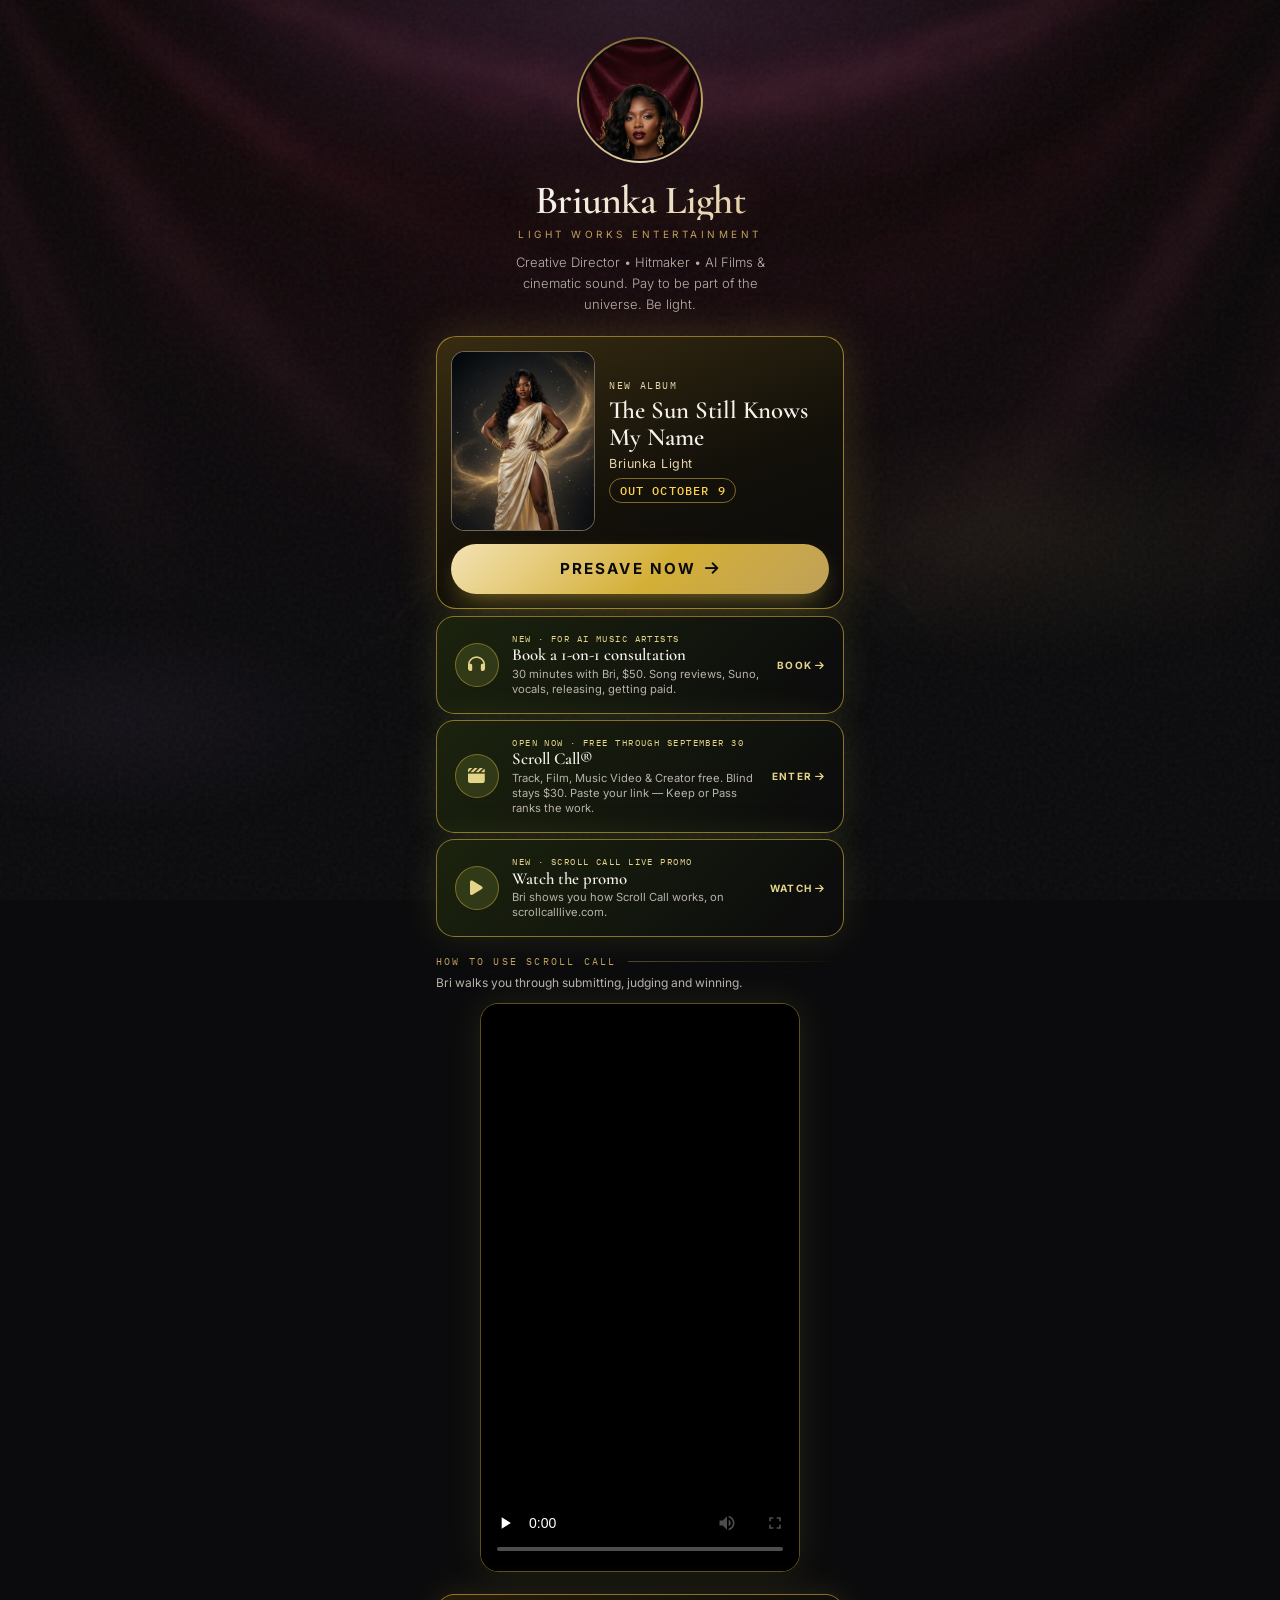
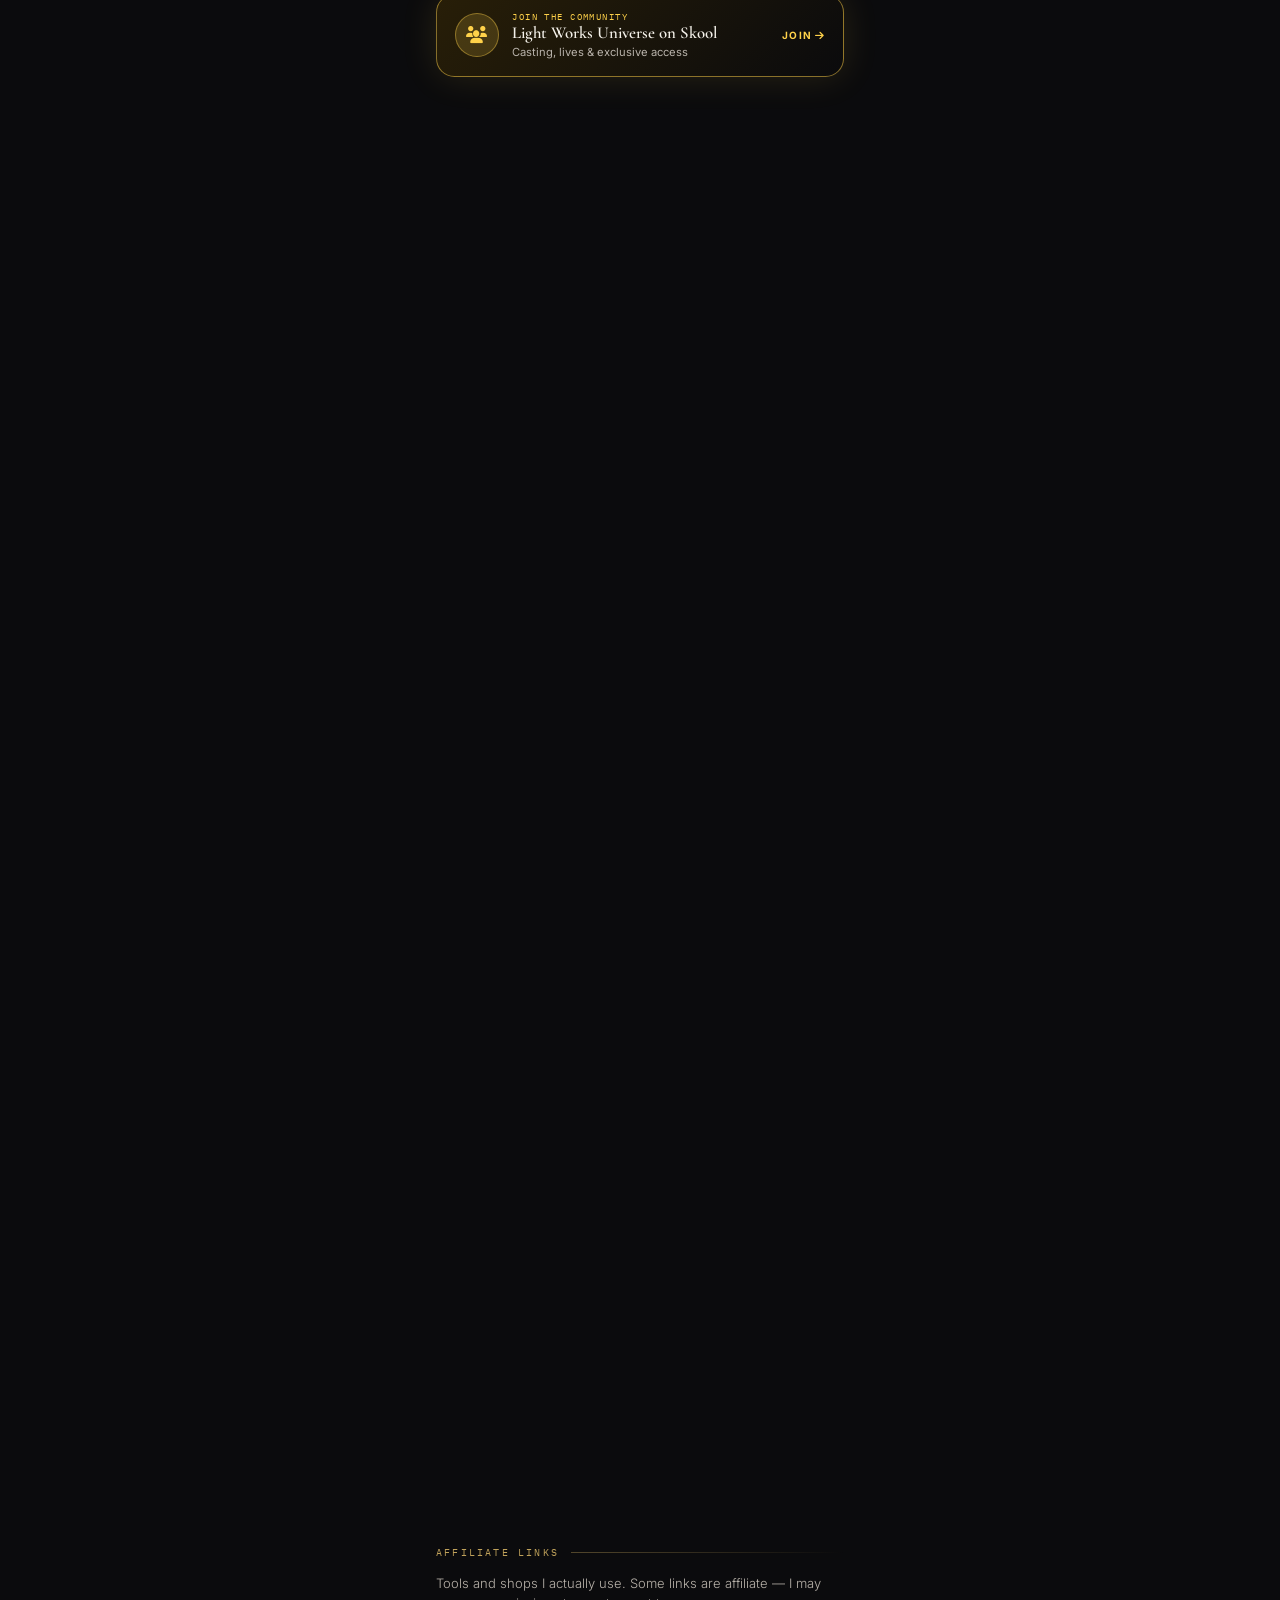
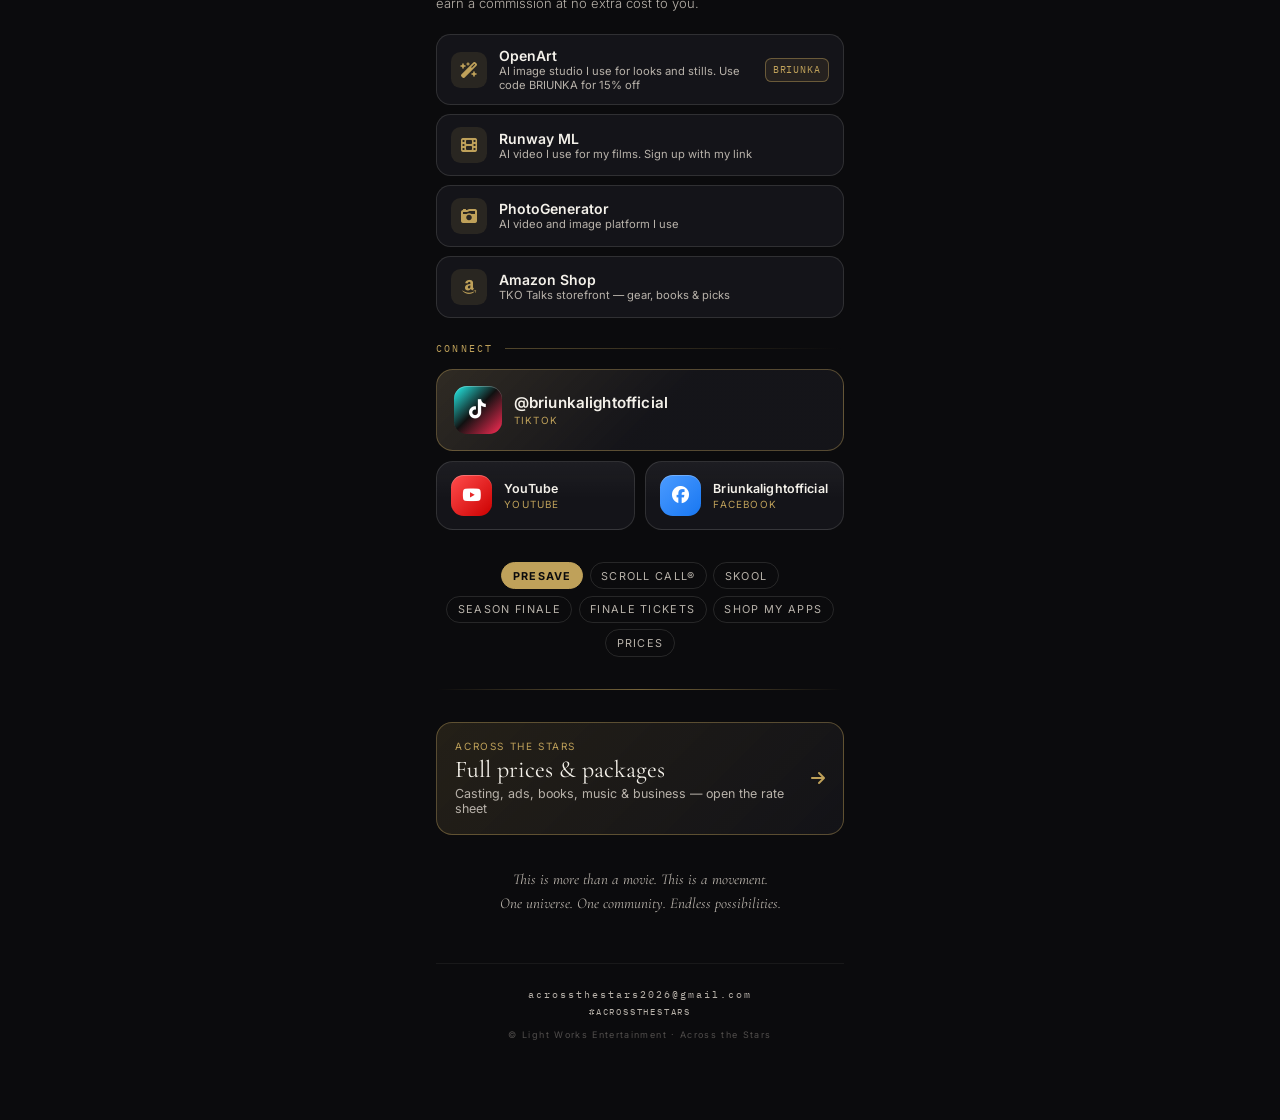
<file: index.html>
<!DOCTYPE html>
<html lang="en">
<head>
    <meta charset="UTF-8">
    <meta name="viewport" content="width=device-width, initial-scale=1.0">
    <title>Across the Stars — Briunka Light</title>
    <meta name="description" content="Join Light Works Universe on Skool. Across the Stars — community-powered AI cinematic universe. Be light.">
    <meta property="og:title" content="Briunka Light — Light Works Universe">
    <meta property="og:description" content="Join the Skool community. Pay to join the cast. Be light.">
    <meta property="og:image" content="assets/images/looks/burgundy.jpg?v=2">
    <meta name="theme-color" content="#0b0b0d">
    <meta http-equiv="Cache-Control" content="no-cache, no-store, must-revalidate">
    <meta http-equiv="Pragma" content="no-cache">
    <meta http-equiv="Expires" content="0">
    <link rel="stylesheet" href="https://cdnjs.cloudflare.com/ajax/libs/font-awesome/6.5.1/css/all.min.css">
    <link rel="stylesheet" href="css/briunka-link.css?v=sc48free">
    <style>
        .promo-video { margin: 1.1rem 0 0.25rem; animation: fadeUp 0.6s ease 0.07s forwards; opacity: 0; }
        .promo-video .section-label { margin-bottom: 0.35rem; }
        .promo-video-caption { font-size: 0.75rem; color: var(--muted); line-height: 1.45; margin: 0 0 0.75rem; }
        .promo-video-frame { width: 100%; max-width: 320px; margin: 0 auto; aspect-ratio: 9 / 16; border-radius: 1.15rem; overflow: hidden; background: #000; border: 1px solid rgba(212, 175, 55, 0.45); box-shadow: 0 0 36px rgba(180, 200, 80, 0.12); }
        .promo-video-frame video { display: block; width: 100%; height: 100%; object-fit: contain; background: #000; }
        .shop-apps { margin: 1.1rem 0 1.5rem; animation: fadeUp 0.6s ease 0.08s forwards; opacity: 0; scroll-margin-top: 1rem; }
        .shop-apps .affiliate-list { margin-top: 0.6rem; }
        .season-finale { margin: 1.1rem 0 1.5rem; animation: fadeUp 0.6s ease 0.08s forwards; opacity: 0; scroll-margin-top: 1rem; }
        .season-finale .affiliate-list { margin-top: 0.6rem; }
        .shop-app-card { align-items: center; }
        .shop-app-price { font-family: 'IBM Plex Mono', monospace; font-size: 0.8rem; font-weight: 600; color: var(--gold); white-space: nowrap; }
        .shop-app-price s { opacity: 0.55; font-weight: 400; margin-right: 0.2rem; }
        .shop-app-sale { display: block; font-family: 'IBM Plex Mono', monospace; font-size: 0.68rem; letter-spacing: 0.04em; color: var(--gold); margin-top: 0.2rem; }
        .shop-app-buy { display: inline-block; margin-top: 0.4rem; align-self: flex-start; font-size: 0.66rem; letter-spacing: 0.1em; text-transform: uppercase; color: #0b0b0d; background: var(--gold); padding: 0.32rem 0.6rem; border-radius: 999px; font-weight: 700; }
        .album-feature { position: relative; margin: 1.35rem 0 0.4rem; padding: 0.9rem; border-radius: 1.25rem; border: 1px solid rgba(212, 175, 55, 0.65); background: linear-gradient(160deg, rgba(58, 46, 18, 0.97), rgba(20, 17, 10, 0.97) 55%, rgba(11, 11, 13, 0.98)); box-shadow: 0 0 44px rgba(212, 175, 55, 0.2); animation: fadeUp 0.6s ease 0.04s forwards; opacity: 0; scroll-margin-top: 1rem; }
        .album-feature-row { display: flex; gap: 0.9rem; align-items: stretch; }
        .album-feature-art { flex: 0 0 38%; aspect-ratio: 4 / 5; border-radius: 0.85rem; overflow: hidden; border: 1px solid rgba(232, 213, 176, 0.45); background: #0b0b0d; }
        .album-feature-art img { display: block; width: 100%; height: 100%; object-fit: cover; object-position: center 8%; }
        .album-feature-text { display: flex; flex-direction: column; justify-content: center; gap: 0.3rem; min-width: 0; }
        .album-feature-kicker { font-family: 'IBM Plex Mono', monospace; font-size: 0.625rem; letter-spacing: 0.16em; text-transform: uppercase; color: #e8d5b0; }
        .album-feature-title { font-size: 1.55rem; font-weight: 600; line-height: 1.08; color: var(--ivory); }
        .album-feature-artist { font-size: 0.78rem; color: var(--gold-light); letter-spacing: 0.04em; }
        .album-feature-date { display: inline-block; align-self: flex-start; margin-top: 0.2rem; font-family: 'IBM Plex Mono', monospace; font-size: 0.72rem; font-weight: 500; letter-spacing: 0.1em; text-transform: uppercase; color: #ffd24a; border: 1px solid rgba(255, 210, 74, 0.45); border-radius: 999px; padding: 0.22rem 0.6rem; }
        .presave-btn { display: flex; align-items: center; justify-content: center; gap: 0.55rem; margin-top: 0.85rem; min-height: 3.1rem; padding: 0.8rem 1rem; border-radius: 999px; text-decoration: none; font-size: 0.95rem; font-weight: 700; letter-spacing: 0.14em; text-transform: uppercase; color: #0b0b0d; background: linear-gradient(135deg, #f3e2b3, #d4af37 55%, #bfa15a); box-shadow: 0 10px 26px -10px rgba(212, 175, 55, 0.7); transition: transform 0.2s ease, box-shadow 0.2s ease; }
        .presave-btn:hover, .presave-btn:focus-visible { transform: translateY(-2px); box-shadow: 0 14px 30px -10px rgba(212, 175, 55, 0.85); }
        .bio-jump a.bio-jump-feature { color: #0b0b0d; background: var(--gold); border-color: var(--gold); font-weight: 700; }
    </style>
</head>
<body class="bio-home"><!-- sc-live-20260918b -->

    <div class="art-hero" style="background:url('assets/images/looks/burgundy.jpg?v=2') center top / cover no-repeat"></div>
    <div class="hero-vignette"></div>
    <div class="cosmic-glow"></div>
    <div class="grain"></div>

    <div class="page">

        <header class="profile-header">
            <div class="avatar-orbit">
                <div class="avatar-ring">
                    <div class="avatar-inner">
                        <img src="assets/images/looks/burgundy.jpg?v=2" alt="Briunka Light">
                    </div>
                </div>
            </div>
            <h1 class="brand-name serif">Briunka Light</h1>
            <p class="brand-tagline">Light Works Entertainment</p>
            <p class="brand-bio">Creative Director • Hitmaker • AI Films & cinematic sound. Pay to be part of the universe. Be light.</p>
        </header>

        <section class="album-feature" id="presave" aria-labelledby="album-feature-title">
            <div class="album-feature-row">
                <div class="album-feature-art">
                    <img src="assets/images/looks/ivory.jpg?v=2" alt="Briunka Light in ivory and gold" width="768" height="1360">
                </div>
                <div class="album-feature-text">
                    <span class="album-feature-kicker">New album</span>
                    <h2 class="album-feature-title serif" id="album-feature-title">The Sun Still Knows My Name</h2>
                    <span class="album-feature-artist">Briunka Light</span>
                    <span class="album-feature-date">Out October 9</span>
                </div>
            </div>
            <a class="presave-btn" href="https://share.amuse.io/album/briunka-light-the-sun-still-knows-my-name" target="_blank" rel="noopener">Presave now <i class="fa-solid fa-arrow-right"></i></a>
        </section>

        <a class="skool-cta cash-cta" href="consult.html">
            <span class="skool-cta-icon"><i class="fa-solid fa-headphones"></i></span>
            <span class="skool-cta-text">
                <span class="skool-cta-kicker">New · For AI music artists</span>
                <span class="skool-cta-title serif">Book a 1-on-1 consultation</span>
                <span class="skool-cta-sub">30 minutes with Bri, $50. Song reviews, Suno, vocals, releasing, getting paid.</span>
            </span>
            <span class="skool-cta-arrow">BOOK <i class="fa-solid fa-arrow-right"></i></span>
        </a>

                <a class="skool-cta cash-cta" href="https://scrollcalllive.com/enter" target="_blank" rel="noopener">
            <span class="skool-cta-icon"><i class="fa-solid fa-clapperboard"></i></span>
            <span class="skool-cta-text">
                <span class="skool-cta-kicker">Open now · free through September 30</span>
                <span class="skool-cta-title serif">Scroll Call®</span>
                <span class="skool-cta-sub">Track, Film, Music Video & Creator free. Blind stays $30. Paste your link — Keep or Pass ranks the work.</span>
            </span>
            <span class="skool-cta-arrow">ENTER <i class="fa-solid fa-arrow-right"></i></span>
        </a>

        <a class="skool-cta cash-cta promo-cta" href="https://scrollcalllive.com/#promo" target="_blank" rel="noopener">
            <span class="skool-cta-icon"><i class="fa-solid fa-play"></i></span>
            <span class="skool-cta-text">
                <span class="skool-cta-kicker">New · Scroll Call Live promo</span>
                <span class="skool-cta-title serif">Watch the promo</span>
                <span class="skool-cta-sub">Bri shows you how Scroll Call works, on scrollcalllive.com.</span>
            </span>
            <span class="skool-cta-arrow">WATCH <i class="fa-solid fa-arrow-right"></i></span>
        </a>

        <section class="promo-video" aria-labelledby="promo-video-title">
            <p class="section-label" id="promo-video-title">How to use Scroll Call</p>
            <p class="promo-video-caption">Bri walks you through submitting, judging and winning.</p>
            <div class="promo-video-frame">
                <video controls playsinline preload="none" controlslist="nodownload noplaybackrate noremoteplayback" disablepictureinpicture disableremoteplayback oncontextmenu="return false" poster="https://scrollcalllive.com/promo/scroll-call-promo-poster.jpg" width="1080" height="1920">
                    <source src="https://scrollcalllive.com/promo/scroll-call-promo.mp4" type="video/mp4">
                </video>
            </div>
        </section>

        <a class="skool-cta" href="https://www.skool.com/light-works-universe-5888/about" target="_blank" rel="noopener">
            <span class="skool-cta-icon"><i class="fa-solid fa-users"></i></span>
            <span class="skool-cta-text">
                <span class="skool-cta-kicker">Join the community</span>
                <span class="skool-cta-title serif">Light Works Universe on Skool</span>
                <span class="skool-cta-sub">Casting, lives & exclusive access</span>
            </span>
            <span class="skool-cta-arrow">JOIN <i class="fa-solid fa-arrow-right"></i></span>
        </a>

        <section class="season-finale" id="finale-ticket" aria-labelledby="finale-ticket-title">
            <p class="section-label" id="finale-ticket-title">Finale Tickets · Across the Stars: The Light Realm</p>
            <p class="casting-intro">Get your ticket to watch the Season 1 Finale. <span id="finale-ticket-price-note">Pre-sale price is $5. The day before the finale, the price goes up to $8.</span></p>
            <p class="shop-app-sale" id="finale-ticket-thanks" style="display:none">You're in! Your finale ticket is confirmed. Check your email for your receipt. Be light.</p>
            <div class="affiliate-list">
                <a class="affiliate-card shop-app-card" id="finale-ticket-card" data-product="ats-finale-ticket-presale" href="https://buy.stripe.com/5kQ6oHfMZ1Tf1qB3Oy8og0x" target="_blank" rel="noopener">
                    <span class="affiliate-icon"><i class="fa-solid fa-ticket"></i></span>
                    <span class="affiliate-text">
                        <span class="affiliate-title" id="finale-ticket-title-text">Season Finale Pre-Sale Ticket</span>
                        <span class="affiliate-sub" id="finale-ticket-sub">Pre-sale price</span>
                        <span class="shop-app-buy">Get my ticket <i class="fa-solid fa-arrow-up-right-from-square"></i></span>
                    </span>
                    <span class="shop-app-price" id="finale-ticket-price">$5</span>
                </a>
            </div>
            <p class="shop-app-sale" style="margin-top:0.6rem">Free ticket with any finale package: buy Red Carpet Arrival, Photos with the Cast, or the Finale Cameo and your finale ticket is included. No need to buy one separately.</p>
        </section>
        <script>
            // FINALE_DATE: set to the Season 1 Finale date as 'YYYY-MM-DD' (America/Chicago), e.g. '2026-10-31'.
            // From the day before that date (Chicago time) the ticket switches to the $8 last-minute price.
            // Leave empty ('') to always show the $5 pre-sale ticket.
            const FINALE_DATE = '';
            (function () {
                if (new URLSearchParams(location.search).get('ticket') === 'thanks') document.getElementById('finale-ticket-thanks').style.display = 'block';
                if (!/^\d{4}-\d{2}-\d{2}$/.test(FINALE_DATE)) return;
                var today = new Intl.DateTimeFormat('en-CA', { timeZone: 'America/Chicago', year: 'numeric', month: '2-digit', day: '2-digit' }).format(new Date());
                var d = new Date(FINALE_DATE + 'T00:00:00Z');
                d.setUTCDate(d.getUTCDate() - 1);
                var dayBefore = d.toISOString().slice(0, 10);
                if (today >= dayBefore) {
                    var card = document.getElementById('finale-ticket-card');
                    card.href = 'https://buy.stripe.com/cNi3cv58l41n8T398S8og0w';
                    card.setAttribute('data-product', 'ats-finale-ticket');
                    document.getElementById('finale-ticket-title-text').textContent = 'Season Finale Ticket';
                    document.getElementById('finale-ticket-sub').textContent = 'Last-minute price';
                    document.getElementById('finale-ticket-price').textContent = '$8';
                    document.getElementById('finale-ticket-price-note').textContent = 'Pre-sale has ended. Tickets are now $8.';
                }
            })();
        </script>

        <section class="season-finale" id="season-finale" aria-labelledby="season-finale-title">
            <p class="section-label" id="season-finale-title">Season Finale · Across the Stars: The Light Realm</p>
            <p class="casting-intro">Be in the last episodes of Season 1. Send us your photos and we craft your AI likeness into the finale.</p>
            <div class="affiliate-list">
                <a class="affiliate-card shop-app-card" data-product="ats-finale-red-carpet" href="https://buy.stripe.com/bJe00jcAN69vednacW8og0s" target="_blank" rel="noopener">
                    <span class="affiliate-icon"><i class="fa-solid fa-camera"></i></span>
                    <span class="affiliate-text">
                        <span class="affiliate-title">Red Carpet Arrival</span>
                        <span class="affiliate-sub">Arrive at the finale red carpet, walking in while photographers snap your picture.</span>
                        <span class="shop-app-buy">Join the finale <i class="fa-solid fa-arrow-up-right-from-square"></i></span>
                    </span>
                    <span class="shop-app-price">$35</span>
                </a>
                <a class="affiliate-card shop-app-card" data-product="ats-finale-cast-photos" href="https://buy.stripe.com/14A8wP7gt41n0mx2Ku8og0t" target="_blank" rel="noopener">
                    <span class="affiliate-icon"><i class="fa-solid fa-people-group"></i></span>
                    <span class="affiliate-text">
                        <span class="affiliate-title">Photos with the Cast</span>
                        <span class="affiliate-sub">Appear in the finale taking pictures with the cast: Bri, M and the family.</span>
                        <span class="shop-app-buy">Join the finale <i class="fa-solid fa-arrow-up-right-from-square"></i></span>
                    </span>
                    <span class="shop-app-price">$40</span>
                </a>
                <a class="affiliate-card shop-app-card" data-product="ats-finale-appearance" href="https://buy.stripe.com/6oU28r44h2Xj6KV5WG8og0u" target="_blank" rel="noopener">
                    <span class="affiliate-icon"><i class="fa-solid fa-star"></i></span>
                    <span class="affiliate-text">
                        <span class="affiliate-title">Finale Cameo</span>
                        <span class="affiliate-sub">Your cameo in the final episodes of Season 1, plus photos with the cast included.</span>
                        <span class="shop-app-sale">Includes cast photos</span>
                        <span class="shop-app-buy">Join the finale <i class="fa-solid fa-arrow-up-right-from-square"></i></span>
                    </span>
                    <span class="shop-app-price">$50</span>
                </a>
            </div>
            <p class="promo-video-caption">If you purchase the $50 Finale Cameo, Photos with the Cast is included. Red Carpet Arrival and Photos with the Cast can also be bought on their own.</p>
            <p class="promo-video-caption">After checkout: email 3–5 clear photos of your face to acrossthestars2026@gmail.com with your name, the platform the photos came from, and the tier you bought. Include the order reference from your thank-you page or Stripe receipt.</p>
            <p class="promo-video-caption">Every finale package includes one free finale ticket.</p>
            <a class="presave-btn" href="mailto:acrossthestars2026@gmail.com?subject=Season%20Finale%20photos&amp;body=Order%20reference%3A%0AName%3A%0APlatform%20the%20photos%20came%20from%3A%0ATier%20purchased%3A%0A%28attach%203%E2%80%935%20photos%29">Send my photos <i class="fa-solid fa-envelope"></i></a>
        </section>

        <section class="season-finale" id="support-series" aria-labelledby="support-series-title">
            <p class="section-label" id="support-series-title">Support the Series</p>
            <p class="casting-intro">Love Across the Stars? Chip in any amount to help us make more episodes.</p>
            <p class="shop-app-sale" id="support-thanks" style="display:none">Thank you for supporting Across the Stars! Your gift helps us make more episodes. Be light.</p>
            <a class="presave-btn" data-product="ats-support" href="https://donate.stripe.com/7sY3cvbwJfK54CN1Gq8og0v" target="_blank" rel="noopener">Donate any amount <i class="fa-solid fa-heart"></i></a>
            <p class="promo-video-caption" style="margin-top:0.6rem;text-align:center">Give over $25 and your name will be listed in the credits as a sponsor of the next episode.</p>
        </section>
        <script>
            if (new URLSearchParams(location.search).get('support') === 'thanks') document.getElementById('support-thanks').style.display = 'block';
        </script>

        <section class="shop-apps" id="shop-apps" aria-labelledby="shop-apps-title">
            <p class="section-label" id="shop-apps-title">Shop my apps</p>
            <div class="affiliate-list">
                <a class="affiliate-card shop-app-card" data-product="viral-60" href="https://tkophoto.gumroad.com/l/viral-60/HALF50" target="_blank" rel="noopener">
                    <span class="affiliate-icon"><i class="fa-solid fa-fire"></i></span>
                    <span class="affiliate-text">
                        <span class="affiliate-title">Viral 60</span>
                        <span class="affiliate-sub">Find the most viral 60 seconds of a song and clean, distributor-ready lyrics.</span>
                        <span class="shop-app-sale">50% off with code HALF50</span>
                        <span class="shop-app-buy">Buy on Gumroad <i class="fa-solid fa-arrow-up-right-from-square"></i></span>
                    </span>
                    <span class="shop-app-price"><s>$65</s> $32.50</span>
                </a>
                <a class="affiliate-card shop-app-card" data-product="song-clipper" href="https://tkophoto.gumroad.com/l/song-clipper" target="_blank" rel="noopener">
                    <span class="affiliate-icon"><i class="fa-solid fa-scissors"></i></span>
                    <span class="affiliate-text">
                        <span class="affiliate-title">Song Clipper</span>
                        <span class="affiliate-sub">Cut exactly the parts you want from a song and download each clip as MP3, WAV or MP4.</span>
                        <span class="shop-app-buy">Buy on Gumroad <i class="fa-solid fa-arrow-up-right-from-square"></i></span>
                    </span>
                    <span class="shop-app-price">$30</span>
                </a>
            </div>
        </section>

        <section class="affiliate-section delay-1" style="animation: fadeUp 0.6s ease 0.08s forwards; opacity:0">
            <p class="section-label">Affiliate links</p>
            <p class="casting-intro">Tools and shops I actually use. Some links are affiliate — I may earn a commission at no extra cost to you.</p>
            <div class="affiliate-list">
                <a class="affiliate-card" href="https://openart.ai/home?utm_source=youtube&utm_medium=influencer&utm_campaign=infl-youtube--na-acq-web&ref=briunka" target="_blank" rel="sponsored nofollow noopener">
                    <span class="affiliate-icon"><i class="fa-solid fa-wand-magic-sparkles"></i></span>
                    <span class="affiliate-text">
                        <span class="affiliate-title">OpenArt</span>
                        <span class="affiliate-sub">AI image studio I use for looks and stills. Use code BRIUNKA for 15% off</span>
                    </span>
                    <span class="affiliate-code">BRIUNKA</span>
                </a>
                <a class="affiliate-card" href="https://app.runwayml.com/signup?referral_code=briunka25" target="_blank" rel="sponsored nofollow noopener">
                    <span class="affiliate-icon"><i class="fa-solid fa-film"></i></span>
                    <span class="affiliate-text">
                        <span class="affiliate-title">Runway ML</span>
                        <span class="affiliate-sub">AI video I use for my films. Sign up with my link</span>
                    </span>
                </a>
                <a class="affiliate-card" href="https://www.photogenerator.ai/?ref=BRIUNKA" target="_blank" rel="sponsored nofollow noopener">
                    <span class="affiliate-icon"><i class="fa-solid fa-camera-retro"></i></span>
                    <span class="affiliate-text">
                        <span class="affiliate-title">PhotoGenerator</span>
                        <span class="affiliate-sub">AI video and image platform I use</span>
                    </span>
                </a>
                <a class="affiliate-card" href="https://www.amazon.com/shop/tkotalks" target="_blank" rel="sponsored nofollow noopener">
                    <span class="affiliate-icon"><i class="fa-brands fa-amazon"></i></span>
                    <span class="affiliate-text">
                        <span class="affiliate-title">Amazon Shop</span>
                        <span class="affiliate-sub">TKO Talks storefront — gear, books & picks</span>
                    </span>
                </a>
            </div>
        </section>

        <section class="delay-1" style="animation: fadeUp 0.6s ease 0.15s forwards; opacity:0">
            <p class="section-label">Connect</p>
            <div class="social-bar">
                <a href="https://www.tiktok.com/@briunkalightofficial" target="_blank" rel="noopener" class="social-tile social-tiktok is-featured">
                    <span class="social-tile-icon"><i class="fa-brands fa-tiktok"></i></span>
                    <span class="social-tile-copy">
                        <span class="social-tile-handle">@briunkalightofficial</span>
                        <span class="social-tile-kind">TikTok</span>
                    </span>
                </a>
                <a href="https://www.youtube.com/@briunkalightofficial" target="_blank" rel="noopener" class="social-tile social-youtube">
                    <span class="social-tile-icon"><i class="fa-brands fa-youtube"></i></span>
                    <span class="social-tile-copy">
                        <span class="social-tile-handle">YouTube</span>
                        <span class="social-tile-kind">YouTube</span>
                    </span>
                </a>
                <a href="https://www.facebook.com/61586469727677" target="_blank" rel="noopener" class="social-tile social-facebook">
                    <span class="social-tile-icon"><i class="fa-brands fa-facebook"></i></span>
                    <span class="social-tile-copy">
                        <span class="social-tile-handle">Briunkalightofficial</span>
                        <span class="social-tile-kind">Facebook</span>
                    </span>
                </a>
            </div>
        </section>

        <nav class="bio-jump" aria-label="On this page">
            <a class="bio-jump-feature" href="https://share.amuse.io/album/briunka-light-the-sun-still-knows-my-name" target="_blank" rel="noopener">Presave</a>
            <a href="https://scrollcalllive.com/enter" target="_blank" rel="noopener">Scroll Call®</a>
            <a href="https://www.skool.com/light-works-universe-5888/about" target="_blank" rel="noopener">Skool</a>
            <a href="#season-finale">Season Finale</a>
            <a href="#finale-ticket">Finale Tickets</a>
            <a href="#shop-apps">Shop my apps</a>
            <a href="prices.html">Prices</a>
        </nav>

        <div class="gold-divider"></div>

        <a class="prices-jump" href="prices.html">
            <span class="prices-jump-kicker">Across the Stars</span>
            <span class="prices-jump-title serif">Full prices & packages</span>
            <span class="prices-jump-sub">Casting, ads, books, music & business — open the rate sheet</span>
            <i class="fa-solid fa-arrow-right"></i>
        </a>

        <p class="movement-tagline">This is more than a movie. This is a movement.<br>One universe. One community. Endless possibilities.</p>

        <footer class="footer delay-5" style="animation: fadeUp 0.6s ease 0.5s forwards; opacity:0">
            <div class="footer-contact">
                <a href="mailto:acrossthestars2026@gmail.com">acrossthestars2026@gmail.com</a>
                <span class="footer-hashtag">#ACROSSTHESTARS</span>
            </div>
            <p class="footer-copy">© Light Works Entertainment · Across the Stars</p>
        </footer>
    </div>
    <script src="js/no-download.js"></script>
</body>
</html>
</file>
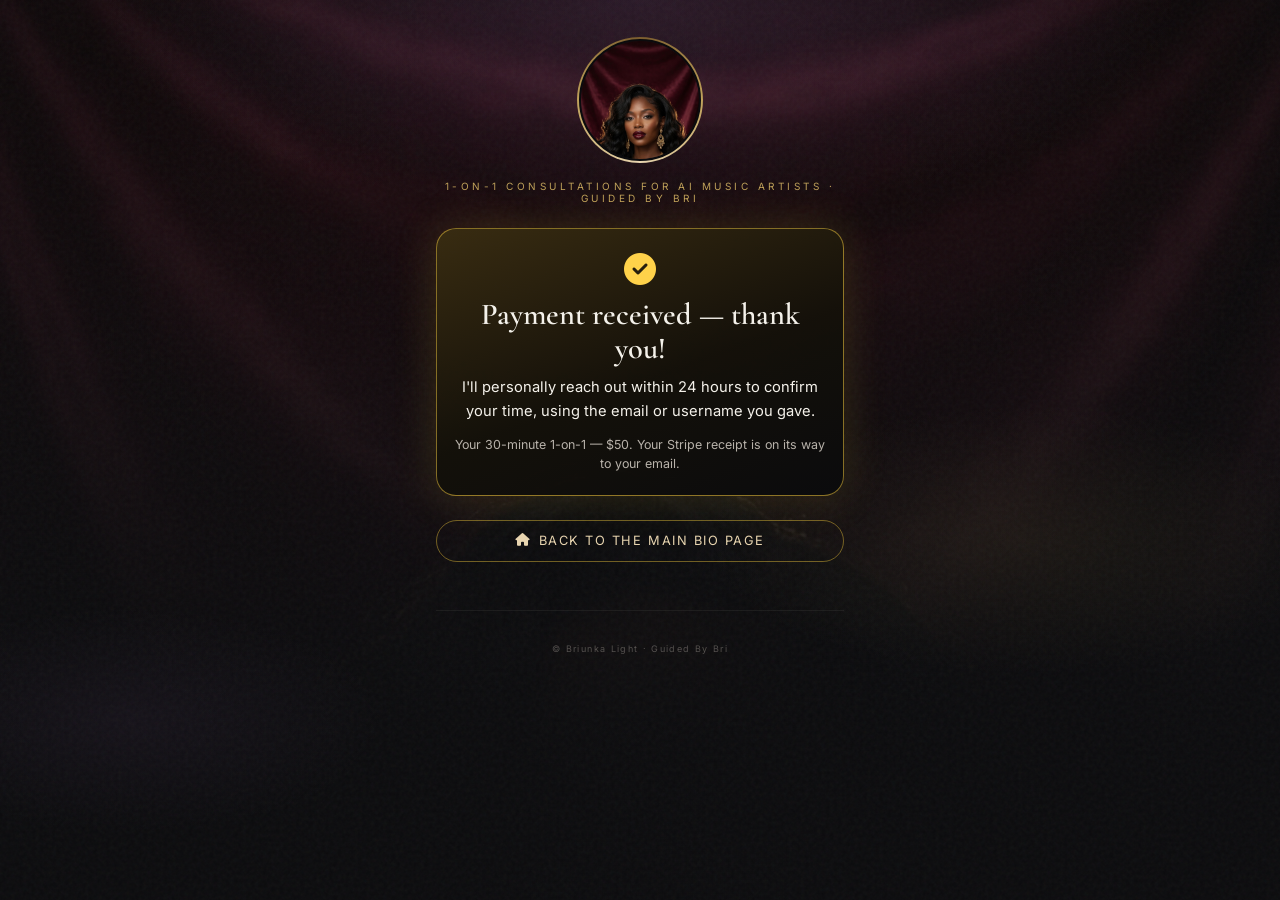
<file: consult-booked.html>
<!DOCTYPE html>
<html lang="en">
<head>
    <meta charset="UTF-8">
    <meta name="viewport" content="width=device-width, initial-scale=1.0">
    <title>Payment received — 1-on-1 with Bri</title>
    <meta name="theme-color" content="#0b0b0d">
    <meta name="robots" content="noindex">
    <link rel="stylesheet" href="https://cdnjs.cloudflare.com/ajax/libs/font-awesome/6.5.1/css/all.min.css">
    <link rel="stylesheet" href="css/briunka-link.css?v=sc48free">
    <style>
        .booked-card { margin: 1.5rem 0 1.5rem; padding: 1.3rem 1.1rem; border-radius: 1.25rem; border: 1px solid rgba(212, 175, 55, 0.6); background: linear-gradient(160deg, rgba(58, 46, 18, 0.95), rgba(20, 17, 10, 0.96) 55%, rgba(11, 11, 13, 0.98)); box-shadow: 0 0 44px rgba(212, 175, 55, 0.18); text-align: center; animation: fadeUp 0.6s ease 0.05s forwards; opacity: 0; }
        .booked-icon { font-size: 2rem; color: #ffd24a; margin-bottom: 0.6rem; }
        .booked-title { font-size: 1.9rem; font-weight: 600; line-height: 1.1; color: var(--ivory); margin: 0 0 0.7rem; }
        .booked-msg { font-size: 0.92rem; line-height: 1.6; color: var(--ivory); margin: 0 0 0.8rem; }
        .booked-sub { font-size: 0.78rem; line-height: 1.5; color: var(--muted); margin: 0; }
        .booked-ref { margin-top: 0.8rem; font-family: 'IBM Plex Mono', monospace; font-size: 0.7rem; letter-spacing: 0.06em; color: var(--gold-light); }
        .consult-home { display: flex; align-items: center; justify-content: center; gap: 0.5rem; margin: 0 0 1.5rem; padding: 0.8rem 1rem; border-radius: 999px; border: 1px solid rgba(212, 175, 55, 0.5); color: var(--gold-light); text-decoration: none; font-size: 0.8rem; letter-spacing: 0.12em; text-transform: uppercase; }
        .consult-home:hover, .consult-home:focus-visible { border-color: var(--gold); color: var(--ivory); }
    </style>
</head>
<body class="bio-home consult-page">

    <div class="art-hero" style="background:url('assets/images/looks/burgundy.jpg?v=2') center top / cover no-repeat"></div>
    <div class="hero-vignette"></div>
    <div class="cosmic-glow"></div>
    <div class="grain"></div>

    <div class="page">
        <header class="profile-header">
            <div class="avatar-orbit">
                <div class="avatar-ring">
                    <div class="avatar-inner">
                        <img src="assets/images/looks/burgundy.jpg?v=2" alt="Bri">
                    </div>
                </div>
            </div>
            <p class="brand-tagline" style="margin-top:1rem">1-on-1 Consultations for AI Music Artists · Guided By Bri</p>
        </header>

        <section class="booked-card" aria-labelledby="booked-title">
            <div class="booked-icon"><i class="fa-solid fa-circle-check"></i></div>
            <h1 class="booked-title serif" id="booked-title">Payment received — thank you!</h1>
            <p class="booked-msg">I'll personally reach out within 24 hours to confirm your time, using the email or username you gave.</p>
            <p class="booked-sub">Your 30-minute 1-on-1 — $50. Your Stripe receipt is on its way to your email.</p>
            <p class="booked-ref" id="booked-ref" style="display:none"></p>
        </section>

        <a class="consult-home" href="index.html"><i class="fa-solid fa-house"></i> Back to the main bio page</a>

        <footer class="footer">
            <p class="footer-copy">© Briunka Light · Guided By Bri</p>
        </footer>
    </div>
    <script>
        // If the Stripe Payment Link redirect uses ...consult-booked.html?session_id={CHECKOUT_SESSION_ID}, show a short order reference.
        (function () {
            var sid = new URLSearchParams(location.search).get('session_id');
            if (sid && /^cs_[A-Za-z0-9_]+$/.test(sid)) {
                var el = document.getElementById('booked-ref');
                el.textContent = 'Order reference: ' + sid.slice(-8).toUpperCase();
                el.style.display = 'block';
            }
        })();
    </script>
    <script src="js/no-download.js"></script>
</body>
</html>
</file>
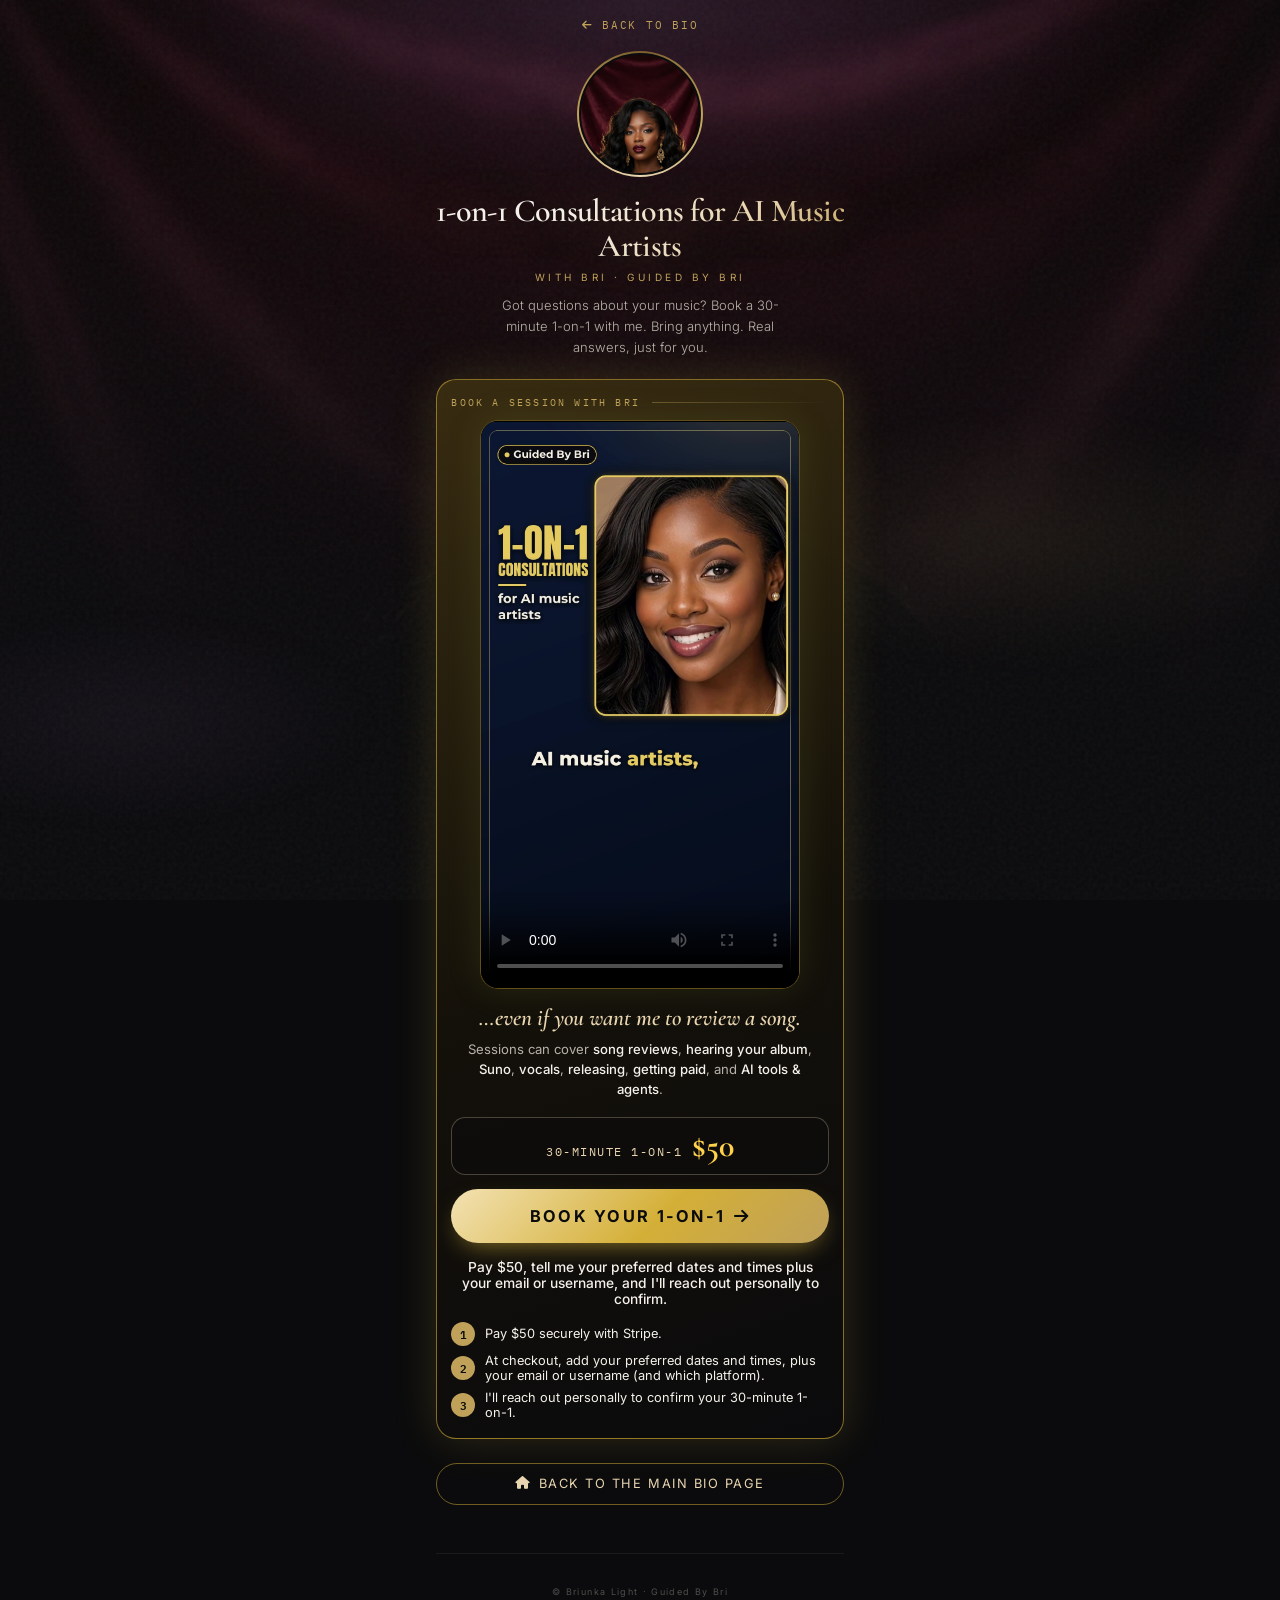
<file: consult.html>
<!DOCTYPE html>
<html lang="en">
<head>
    <meta charset="UTF-8">
    <meta name="viewport" content="width=device-width, initial-scale=1.0">
    <title>1-on-1 Consultations for AI Music Artists — Guided By Bri</title>
    <meta name="description" content="Book a 30-minute 1-on-1 with Bri for $50. Song reviews, your album, Suno, vocals, releasing, getting paid, AI tools and agents.">
    <meta property="og:title" content="1-on-1 Consultations for AI Music Artists — Guided By Bri">
    <meta property="og:description" content="30-minute 1-on-1 with Bri — $50. Bring anything, even a song you want reviewed.">
    <meta property="og:image" content="assets/video/bri-consultations-poster.jpg">
    <meta name="theme-color" content="#0b0b0d">
    <link rel="stylesheet" href="https://cdnjs.cloudflare.com/ajax/libs/font-awesome/6.5.1/css/all.min.css">
    <link rel="stylesheet" href="css/briunka-link.css?v=sc48free">
    <style>
        .consult-back { margin: 1.1rem 0 0; text-align: center; font-family: 'IBM Plex Mono', monospace; font-size: 0.68rem; letter-spacing: 0.16em; text-transform: uppercase; }
        .consult-back a { color: var(--gold); text-decoration: none; }
        .consult-back a:hover, .consult-back a:focus-visible { color: var(--gold-light); }
        .consult-title { font-size: 2rem; line-height: 1.08; }
        .consult-block { position: relative; margin: 1.35rem 0 1.5rem; padding: 1rem 0.9rem 1.1rem; border-radius: 1.25rem; border: 1px solid rgba(212, 175, 55, 0.6); background: linear-gradient(160deg, rgba(58, 46, 18, 0.95), rgba(20, 17, 10, 0.96) 55%, rgba(11, 11, 13, 0.98)); box-shadow: 0 0 44px rgba(212, 175, 55, 0.18); animation: fadeUp 0.6s ease 0.05s forwards; opacity: 0; }
        .consult-block .section-label { margin-bottom: 0.7rem; }
        .consult-video-frame { width: 100%; max-width: 320px; margin: 0 auto; aspect-ratio: 9 / 16; border-radius: 1.15rem; overflow: hidden; background: #000; border: 1px solid rgba(212, 175, 55, 0.45); box-shadow: 0 0 36px rgba(180, 200, 80, 0.12); }
        .consult-video-frame video { display: block; width: 100%; height: 100%; object-fit: contain; background: #000; }
        .consult-review-line { margin: 1rem 0 0.35rem; text-align: center; font-size: 1.45rem; font-style: italic; font-weight: 600; line-height: 1.2; color: var(--gold-light); }
        .consult-covers { margin: 0 auto 1.1rem; max-width: 22rem; text-align: center; font-size: 0.82rem; line-height: 1.55; color: var(--muted); }
        .consult-covers strong { color: var(--ivory); font-weight: 500; }
        .consult-price { display: flex; align-items: baseline; justify-content: center; gap: 0.6rem; flex-wrap: wrap; margin: 0 0 0.2rem; padding: 0.75rem 0.9rem; border-radius: 0.9rem; border: 1px solid rgba(232, 213, 176, 0.28); background: rgba(11, 11, 13, 0.55); }
        .consult-price-len { font-family: 'IBM Plex Mono', monospace; font-size: 0.78rem; letter-spacing: 0.12em; text-transform: uppercase; color: var(--gold-light); }
        .consult-price-amt { font-family: 'Cormorant Garamond', Georgia, serif; font-size: 2rem; font-weight: 700; line-height: 1; color: #ffd24a; }
        .book-btn { display: flex; align-items: center; justify-content: center; gap: 0.55rem; margin-top: 0.85rem; min-height: 3.4rem; padding: 0.85rem 1rem; border-radius: 999px; text-decoration: none; font-size: 1.02rem; font-weight: 700; letter-spacing: 0.14em; text-transform: uppercase; color: #0b0b0d; background: linear-gradient(135deg, #f3e2b3, #d4af37 55%, #bfa15a); box-shadow: 0 10px 26px -10px rgba(212, 175, 55, 0.7); transition: transform 0.2s ease, box-shadow 0.2s ease; }
        .book-btn:hover, .book-btn:focus-visible { transform: translateY(-2px); box-shadow: 0 14px 30px -10px rgba(212, 175, 55, 0.85); }
        .consult-flow-lead { margin: 1rem 0 0; text-align: center; font-size: 0.86rem; font-weight: 500; color: var(--ivory); }
        .consult-flow { list-style: none; margin: 0.9rem 0 0; padding: 0; display: grid; gap: 0.45rem; }
        .consult-flow li { display: flex; align-items: center; gap: 0.6rem; font-size: 0.8rem; color: var(--ivory); }
        .consult-flow-num { flex: 0 0 1.5rem; height: 1.5rem; display: inline-flex; align-items: center; justify-content: center; border-radius: 50%; font-family: 'IBM Plex Mono', monospace; font-size: 0.7rem; font-weight: 600; color: #0b0b0d; background: var(--gold); }
        .consult-home { display: flex; align-items: center; justify-content: center; gap: 0.5rem; margin: 0 0 1.5rem; padding: 0.8rem 1rem; border-radius: 999px; border: 1px solid rgba(212, 175, 55, 0.5); color: var(--gold-light); text-decoration: none; font-size: 0.8rem; letter-spacing: 0.12em; text-transform: uppercase; }
        .consult-home:hover, .consult-home:focus-visible { border-color: var(--gold); color: var(--ivory); }
    </style>
</head>
<body class="bio-home consult-page">

    <div class="art-hero" style="background:url('assets/images/looks/burgundy.jpg?v=2') center top / cover no-repeat"></div>
    <div class="hero-vignette"></div>
    <div class="cosmic-glow"></div>
    <div class="grain"></div>

    <div class="page">

        <p class="consult-back"><a href="index.html"><i class="fa-solid fa-arrow-left"></i> Back to bio</a></p>

        <header class="profile-header" style="padding-top:1.4rem">
            <div class="avatar-orbit">
                <div class="avatar-ring">
                    <div class="avatar-inner">
                        <img src="assets/images/looks/burgundy.jpg?v=2" alt="Bri">
                    </div>
                </div>
            </div>
            <h1 class="brand-name serif consult-title">1-on-1 Consultations for AI Music Artists</h1>
            <p class="brand-tagline">with Bri · Guided By Bri</p>
            <p class="brand-bio">Got questions about your music? Book a 30-minute 1-on-1 with me. Bring anything. Real answers, just for you.</p>
        </header>

        <section class="consult-block" id="book" aria-labelledby="consult-video-title">
            <p class="section-label" id="consult-video-title">Book a session with Bri</p>
            <div class="consult-video-frame">
                <video controls playsinline preload="metadata" controlslist="nodownload noplaybackrate noremoteplayback" disablepictureinpicture disableremoteplayback oncontextmenu="return false" poster="assets/video/bri-consultations-poster.jpg" width="1080" height="1920">
                    <source src="assets/video/bri-consultations.mp4" type="video/mp4">
                </video>
            </div>

            <p class="consult-review-line serif">…even if you want me to review a song.</p>
            <p class="consult-covers">Sessions can cover <strong>song reviews</strong>, <strong>hearing your album</strong>, <strong>Suno</strong>, <strong>vocals</strong>, <strong>releasing</strong>, <strong>getting paid</strong>, and <strong>AI tools &amp; agents</strong>.</p>

            <div class="consult-price" aria-label="30-minute 1-on-1, $50">
                <span class="consult-price-len">30-minute 1-on-1</span>
                <span class="consult-price-amt">$50</span>
            </div>

            <!-- $50 Stripe Payment Link. To change it, update BOOKING_URL in the script at the bottom (this href is the no-JS fallback). -->
            <a class="book-btn" id="book-btn" data-product="consult-1on1-30" href="https://book.stripe.com/7sY3cveIVbtP0mx0Cm8og0y" target="_blank" rel="noopener">Book your 1-on-1 <i class="fa-solid fa-arrow-right"></i></a>

            <p class="consult-flow-lead">Pay $50, tell me your preferred dates and times plus your email or username, and I'll reach out personally to confirm.</p>
            <ol class="consult-flow" aria-label="How booking works">
                <li><span class="consult-flow-num">1</span><span>Pay $50 securely with Stripe.</span></li>
                <li><span class="consult-flow-num">2</span><span>At checkout, add your preferred dates and times, plus your email or username (and which platform).</span></li>
                <li><span class="consult-flow-num">3</span><span>I'll reach out personally to confirm your 30-minute 1-on-1.</span></li>
            </ol>
        </section>

        <a class="consult-home" href="index.html"><i class="fa-solid fa-house"></i> Back to the main bio page</a>

        <footer class="footer">
            <p class="footer-copy">© Briunka Light · Guided By Bri</p>
        </footer>
    </div>
    <script>
        // BOOKING_URL: the $50 Stripe Payment Link (product prod_VOwvl66OnvH7s8, price price_1UO91XHuGENKoTvw0AasSHet).
        // It collects 'Preferred dates & times' and 'Your email or username + platform' as required fields,
        // and after payment redirects to consult-booked.html?session_id={CHECKOUT_SESSION_ID}.
        const BOOKING_URL = 'https://book.stripe.com/7sY3cveIVbtP0mx0Cm8og0y';
        if (/^https:\/\//.test(BOOKING_URL)) document.getElementById('book-btn').href = BOOKING_URL;
    </script>
    <script src="js/no-download.js"></script>
</body>
</html>
</file>
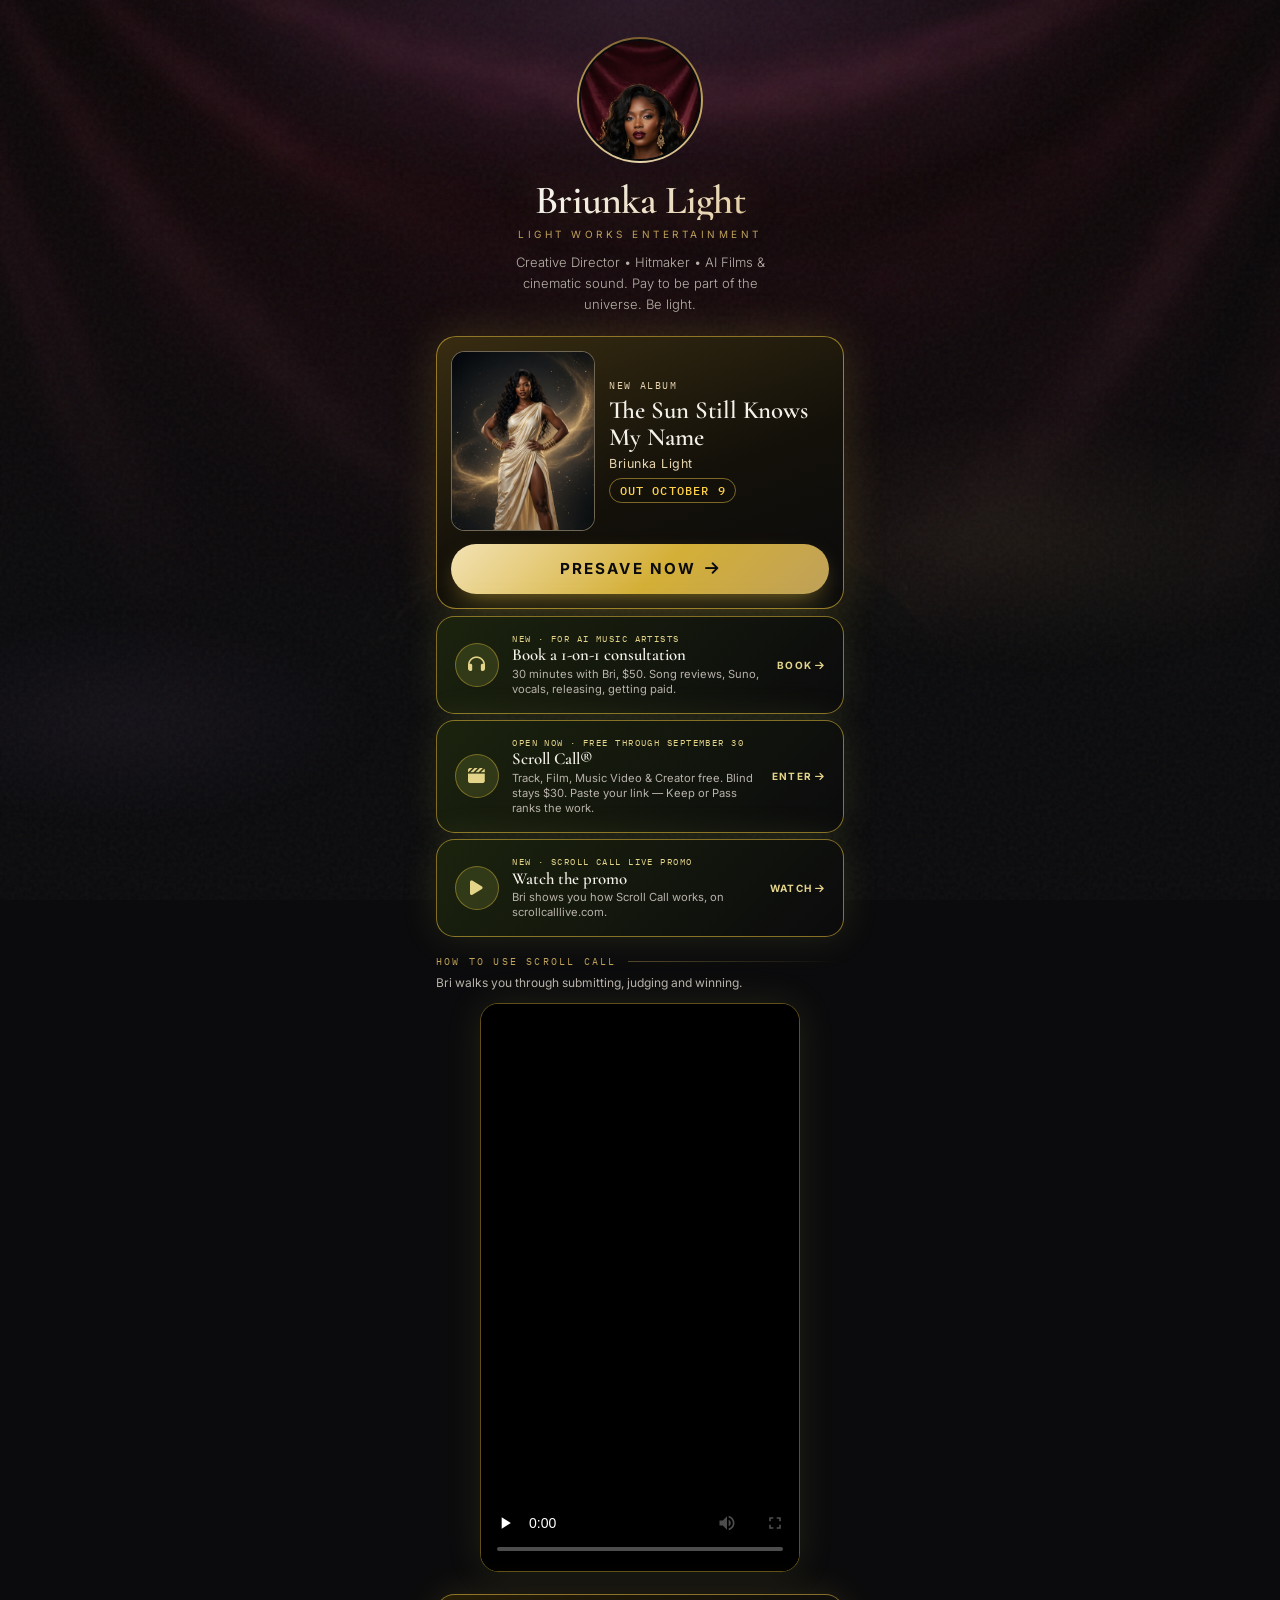
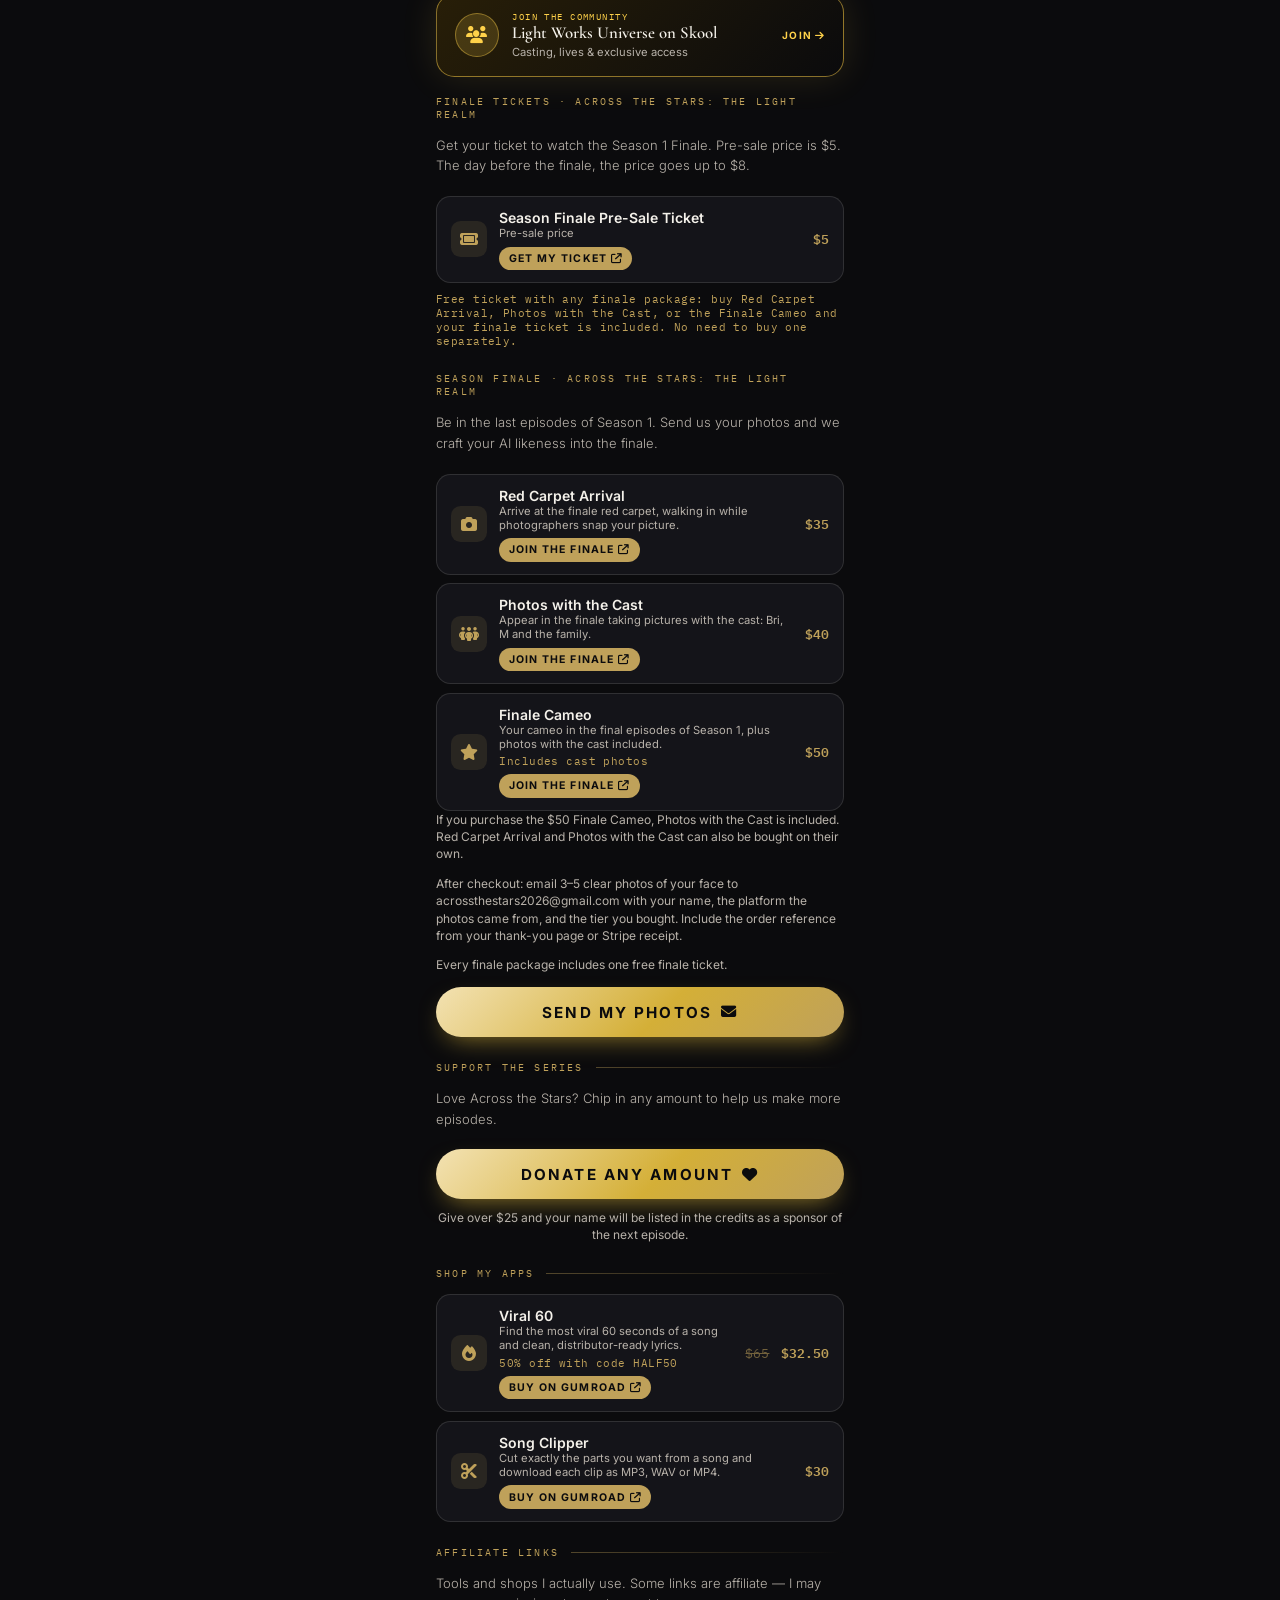
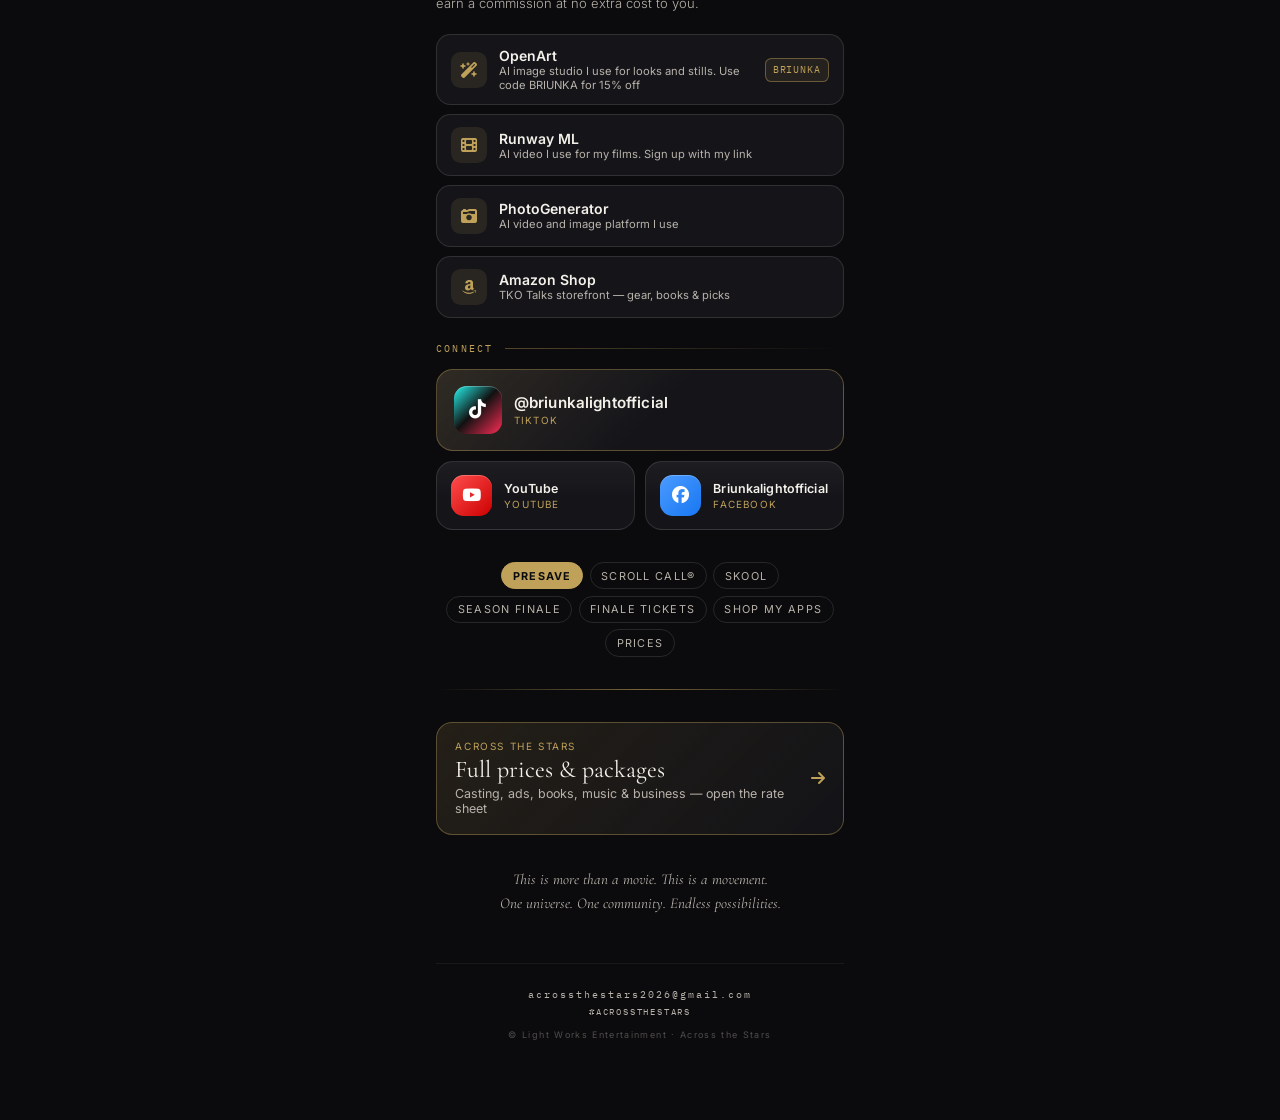
<file: framehouse.html>
<!DOCTYPE html>
<html lang="en">
<head>
    <meta charset="UTF-8">
    <meta name="robots" content="noindex, nofollow">
    <meta http-equiv="refresh" content="0; url=index.html">
    <title>Light Works</title>
    <link rel="canonical" href="index.html">
</head>
<body>
    <p><a href="index.html">Back</a></p>
    <script>location.replace('index.html');</script>
</body>
</html>
</file>
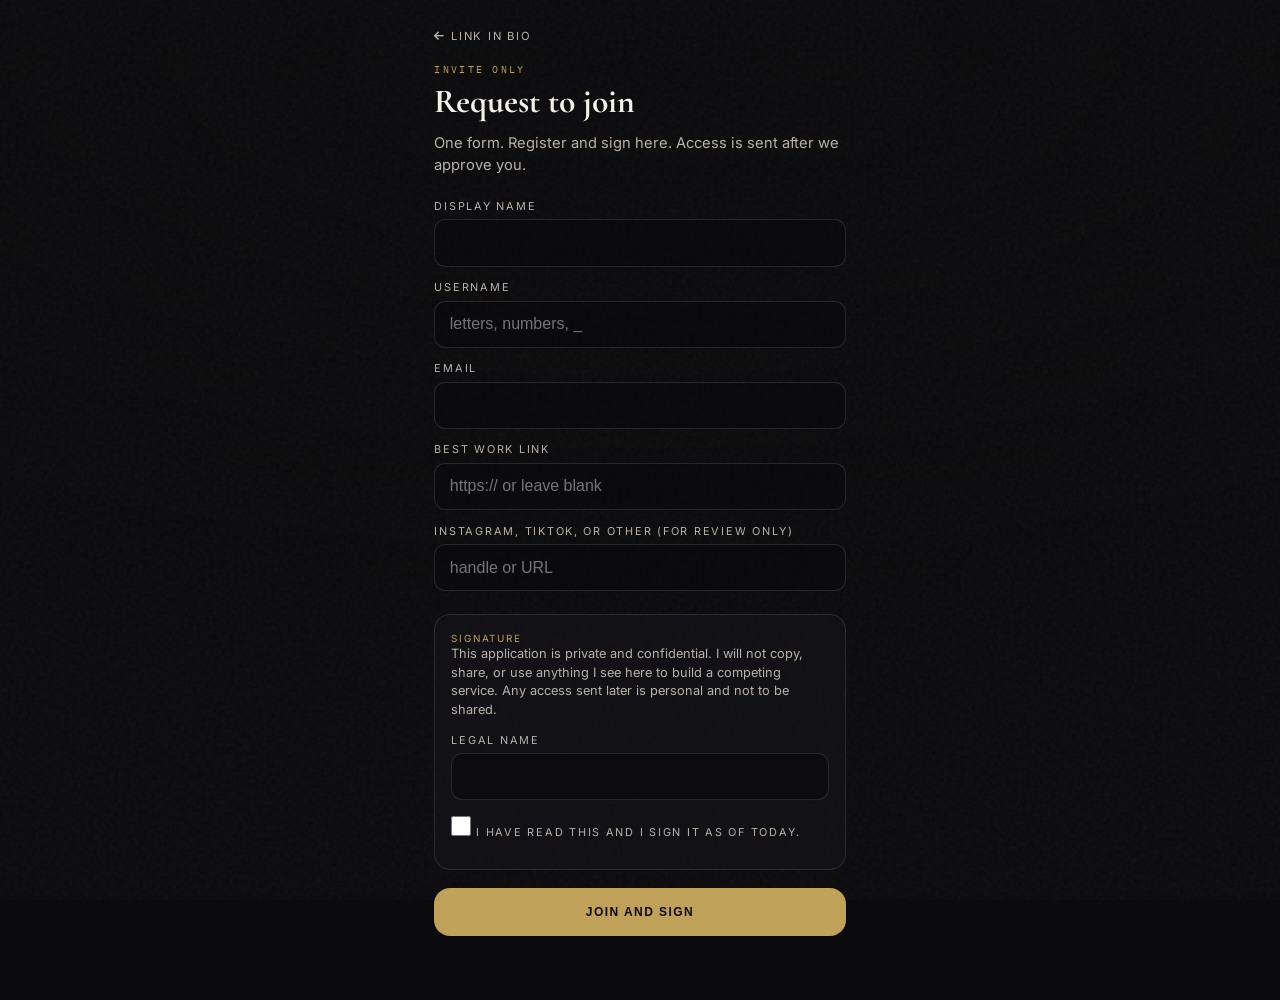
<file: join-ecosystem.html>
<!DOCTYPE html>
<html lang="en">
<head>
    <meta charset="UTF-8">
    <meta name="viewport" content="width=device-width, initial-scale=1.0, viewport-fit=cover">
    <title>Waitlist — Light Works Ecosystem</title>
    <meta name="robots" content="noindex, nofollow">
    <meta name="description" content="Invite only. Access is sent after we approve you.">
    <link rel="stylesheet" href="https://cdnjs.cloudflare.com/ajax/libs/font-awesome/6.5.1/css/all.min.css">
    <link rel="stylesheet" href="css/briunka-link.css?v=fh8">
    <style>
        .wl { position: relative; z-index: 2; max-width: 28rem; margin: 0 auto; padding: 1.5rem 1.15rem 4rem; }
        .wl h1 { font-size: 2.1rem; line-height: 1.15; margin: 0.4rem 0 0.7rem; }
        .wl-lead { color: var(--muted); font-size: 0.92rem; line-height: 1.5; margin-bottom: 1.4rem; }
        .wl label { display: block; margin: 0.85rem 0; font-size: 0.68rem; letter-spacing: 0.16em; text-transform: uppercase; color: var(--muted); }
        .wl input, .wl textarea {
            width: 100%; margin-top: 0.4rem; padding: 0.85rem 0.9rem; border-radius: 0.7rem;
            border: 1px solid var(--glass-border); background: rgba(11,11,13,0.7); color: var(--ivory); font-size: 1rem;
            letter-spacing: 0; text-transform: none;
        }
        .wl-nda { margin-top: 1.4rem; padding: 1rem; border: 1px solid var(--glass-border); border-radius: 1rem; background: var(--glass); }
        .wl-nda h2 { font-size: 1.25rem; margin: 0.3rem 0 0.6rem; }
        .wl-nda p, .wl-nda li { font-size: 0.8rem; color: var(--muted); line-height: 1.45; }
        .wl-nda ul { margin: 0.6rem 0 0.8rem 1.1rem; }
        .wl-check { display: flex; gap: 0.7rem; align-items: flex-start; margin-top: 0.9rem; font-size: 0.85rem; letter-spacing: 0; text-transform: none; color: var(--ivory); }
        .wl-check input { width: 1.25rem; height: 1.25rem; min-width: 1.25rem; margin-top: 0.15rem; accent-color: #bfa15a; }
        .wl button[type=submit] {
            width: 100%; min-height: 3rem; margin-top: 1.1rem; border: 0; border-radius: 1rem;
            background: var(--gold); color: #0b0b0d; font-weight: 700; letter-spacing: 0.12em; text-transform: uppercase; font-size: 0.75rem;
        }
        .wl-err { color: #f0b4b4; font-size: 0.85rem; margin-top: 0.8rem; }
        .wl-ok { color: var(--gold-light); font-size: 0.95rem; line-height: 1.5; margin-top: 1rem; }
        .wl-back { display: inline-block; margin-bottom: 1.2rem; color: var(--muted); text-decoration: none; font-size: 0.7rem; letter-spacing: 0.16em; text-transform: uppercase; }
    </style>
</head>
<body>
    <div class="art-hero" id="art-hero"></div>
    <div class="hero-vignette"></div>
    <div class="grain"></div>

    <div class="wl">
        <a class="wl-back" href="index.html"><i class="fa-solid fa-arrow-left"></i> Link in bio</a>
        <p class="fh-kicker" style="font-family:'IBM Plex Mono',monospace;font-size:0.65rem;letter-spacing:0.22em;text-transform:uppercase;color:var(--gold)">Invite only</p>
        <h1 class="serif">Request to join</h1>
        <p class="wl-lead">One form. Register and sign here. Access is sent after we approve you.</p>

        <form id="waitlist-form" data-source="waitlist">
            <label>Display name
                <input name="name" required>
            </label>
            <label>Username
                <input name="username" required minlength="3" maxlength="20" placeholder="letters, numbers, _">
            </label>
            <label>Email
                <input name="email" type="email" required>
            </label>
            <label>Best work link
                <input name="workLink" type="text" placeholder="https:// or leave blank">
            </label>
            <label>Instagram, TikTok, or other (for review only)
                <input name="social" placeholder="handle or URL">
            </label>

            <div class="wl-nda">
                <p style="font-size:0.62rem;letter-spacing:0.18em;text-transform:uppercase;color:var(--gold)">Signature</p>
                <p>This application is private and confidential. I will not copy, share, or use anything I see here to build a competing service. Any access sent later is personal and not to be shared.</p>
                <label>Legal name
                    <input name="ndaName" required minlength="3">
                </label>
                <label class="wl-check">
                    <input type="checkbox" name="ndaAgree" required>
                    <span>I have read this and I sign it as of today.</span>
                </label>
            </div>

            <p class="wl-err" id="wl-err" hidden></p>
            <p class="wl-ok" id="wl-ok" hidden></p>
            <button type="submit" id="wl-go">Join and sign</button>
        </form>
    </div>

    <script src="js/waitlist.js?v=fh9"></script>
</body>
</html>
</file>
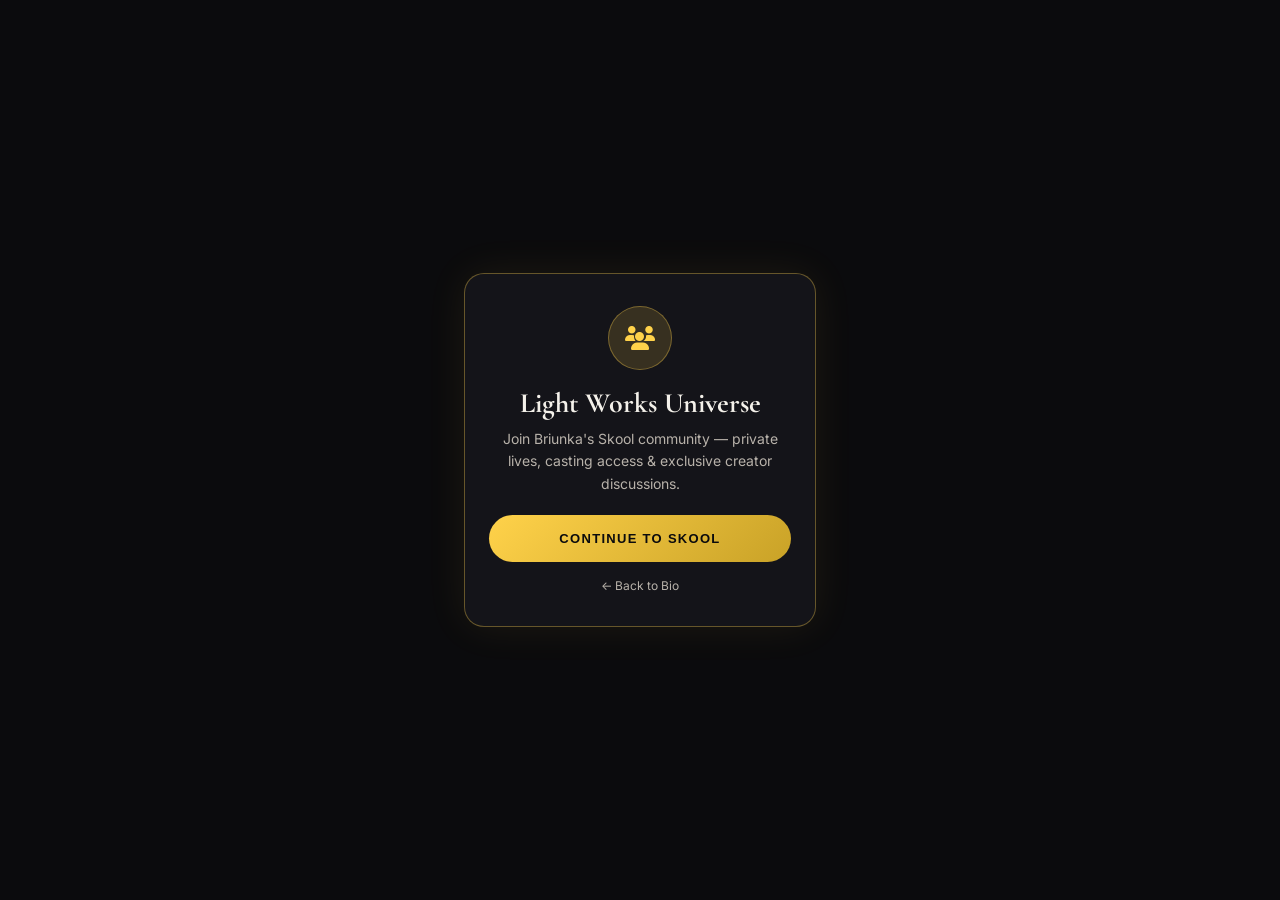
<file: join-skool.html>
<!DOCTYPE html>
<html lang="en">
<head>
    <meta charset="UTF-8">
    <meta name="viewport" content="width=device-width, initial-scale=1.0">
    <title>Join Light Works Universe — Skool</title>
    <meta name="referrer" content="no-referrer">
    <link rel="stylesheet" href="https://cdnjs.cloudflare.com/ajax/libs/font-awesome/6.5.1/css/all.min.css">
    <link rel="stylesheet" href="css/briunka-link.css">
    <style>
        body {
            display: flex;
            align-items: center;
            justify-content: center;
            min-height: 100dvh;
            padding: 1.5rem;
        }
        .join-card {
            text-align: center;
            max-width: 22rem;
            width: 100%;
            padding: 2rem 1.5rem;
            background: var(--surface);
            border: 1px solid rgba(255, 210, 74, 0.35);
            border-radius: 1.25rem;
            box-shadow: 0 0 40px rgba(255, 210, 74, 0.08);
        }
        .join-icon {
            width: 4rem;
            height: 4rem;
            border-radius: 50%;
            background: rgba(255, 210, 74, 0.15);
            border: 1px solid rgba(255, 210, 74, 0.35);
            display: flex;
            align-items: center;
            justify-content: center;
            margin: 0 auto 1rem;
            color: #ffd24a;
            font-size: 1.5rem;
        }
        h1 {
            font-family: 'Cormorant Garamond', serif;
            font-size: 1.75rem;
            margin-bottom: 0.5rem;
        }
        p { color: var(--muted); font-size: 0.875rem; line-height: 1.6; margin-bottom: 1.25rem; }
        .join-btn {
            display: block;
            width: 100%;
            padding: 1rem 1.5rem;
            border: none;
            border-radius: 9999px;
            background: linear-gradient(135deg, #ffd24a, #c9a227);
            color: var(--ink);
            font-weight: 700;
            font-size: 0.8125rem;
            letter-spacing: 0.1em;
            text-transform: uppercase;
            cursor: pointer;
            text-decoration: none;
            margin-bottom: 0.75rem;
        }
        .join-btn:hover { filter: brightness(1.05); }
        .back-link {
            display: inline-block;
            color: var(--muted);
            font-size: 0.75rem;
            text-decoration: none;
        }
        .back-link:hover { color: var(--gold); }
        .in-app-tip {
            display: none;
            margin-top: 1.25rem;
            padding: 1rem;
            border-radius: 0.75rem;
            background: rgba(255, 210, 74, 0.08);
            border: 1px solid rgba(255, 210, 74, 0.25);
            text-align: left;
            font-size: 0.75rem;
            color: var(--muted);
            line-height: 1.5;
        }
        .in-app-tip strong { color: #ffd24a; display: block; margin-bottom: 0.35rem; }
        .copy-row {
            display: flex;
            gap: 0.5rem;
            margin-top: 0.75rem;
        }
        .copy-row input {
            flex: 1;
            padding: 0.5rem 0.75rem;
            border-radius: 0.5rem;
            border: 1px solid var(--glass-border);
            background: var(--ink);
            color: var(--ivory);
            font-size: 0.6875rem;
        }
        .copy-btn {
            padding: 0.5rem 0.75rem;
            border: none;
            border-radius: 0.5rem;
            background: var(--gold);
            color: var(--ink);
            font-size: 0.6875rem;
            font-weight: 600;
            cursor: pointer;
        }
    </style>
</head>
<body>
    <div class="join-card">
        <div class="join-icon"><i class="fa-solid fa-users"></i></div>
        <h1 class="serif">Light Works Universe</h1>
        <p>Join Briunka's Skool community — private lives, casting access & exclusive creator discussions.</p>
        <button type="button" class="join-btn" id="join-btn">Continue to Skool</button>
        <a href="index.html" class="back-link">← Back to Bio</a>

        <div class="in-app-tip" id="in-app-tip">
            <strong>Seeing a 403 error?</strong>
            You're in an in-app browser (TikTok, Instagram, etc.). Skool blocks these.
            Tap <strong>⋯</strong> or <strong>•••</strong> → <strong>Open in Browser</strong>, then try again.
            <div class="copy-row">
                <input id="skool-url" readonly value="https://www.skool.com/light-works-universe-5888/about">
                <button type="button" class="copy-btn" id="copy-btn">Copy</button>
            </div>
        </div>
    </div>

    <script>
        const SKOOL = 'https://www.skool.com/light-works-universe-5888/about';

        function isInAppBrowser() {
            const ua = navigator.userAgent || '';
            return /FBAN|FBAV|Instagram|TikTok|Twitter|Line\/|MicroMessenger|Snapchat/i.test(ua)
                || (ua.includes('Mobile') && !/Chrome|Safari|Firefox/i.test(ua) && /AppleWebKit/i.test(ua));
        }

        function goSkool() {
            const a = document.createElement('a');
            a.href = SKOOL;
            a.rel = 'noopener noreferrer';
            a.referrerPolicy = 'no-referrer';
            a.target = '_blank';
            document.body.appendChild(a);
            a.click();
            a.remove();
            setTimeout(() => { window.location.href = SKOOL; }, 300);
        }

        document.getElementById('join-btn').addEventListener('click', goSkool);

        if (isInAppBrowser()) {
            document.getElementById('in-app-tip').style.display = 'block';
        }

        document.getElementById('copy-btn').addEventListener('click', () => {
            navigator.clipboard.writeText(SKOOL).then(() => {
                document.getElementById('copy-btn').textContent = 'Copied!';
                setTimeout(() => { document.getElementById('copy-btn').textContent = 'Copy'; }, 2000);
            });
        });
    </script>
</body>
</html>
</file>
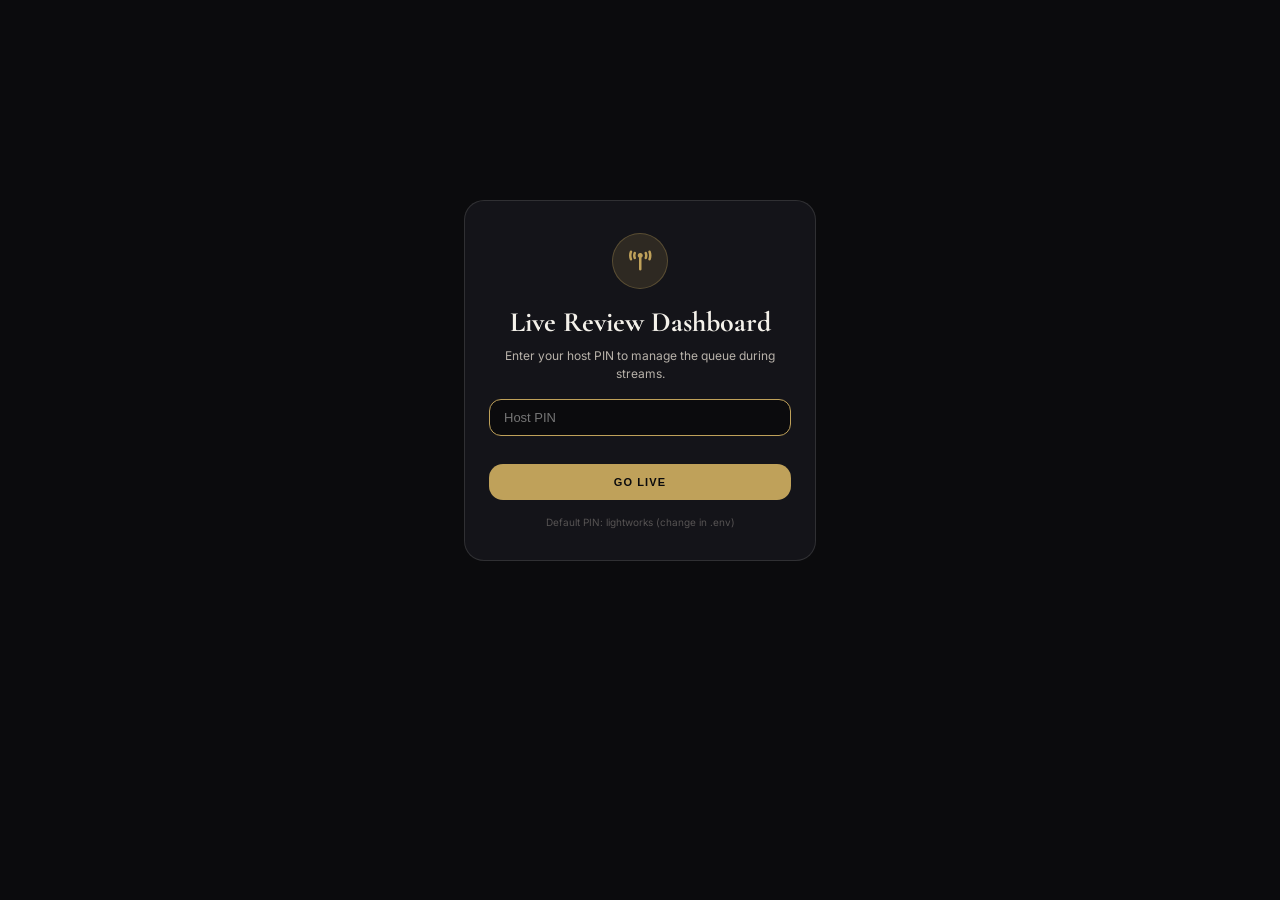
<file: live.html>
<!DOCTYPE html>
<html lang="en">
<head>
    <meta charset="UTF-8">
    <meta name="viewport" content="width=device-width, initial-scale=1.0">
    <title>Live Review Queue — Briunka Light</title>
    <link rel="stylesheet" href="https://cdnjs.cloudflare.com/ajax/libs/font-awesome/6.5.1/css/all.min.css">
    <link rel="stylesheet" href="css/briunka-link.css">
    <link rel="stylesheet" href="css/live-dashboard.css">
</head>
<body class="live-body">

    <div id="pin-gate" class="pin-gate">
        <div class="pin-card">
            <div class="checkout-icon"><i class="fa-solid fa-tower-broadcast"></i></div>
            <h1 class="serif">Live Review Dashboard</h1>
            <p class="studio-hint">Enter your host PIN to manage the queue during streams.</p>
            <input id="pin-input" class="field-input" type="password" placeholder="Host PIN" autofocus>
            <button class="btn-save" style="width:100%;margin-top:0.75rem" onclick="unlockDashboard()">Go Live</button>
            <p class="pin-default-hint">Default PIN: lightworks (change in .env)</p>
        </div>
    </div>

    <div id="dashboard" class="dashboard hidden">
        <header class="dash-header">
            <div>
                <h1 class="serif">Live Review Queue</h1>
                <p class="dash-sub">AI artist & creator submissions — sorted by priority</p>
            </div>
            <div class="dash-actions">
                <button class="btn-refresh" onclick="loadQueue()"><i class="fa-solid fa-rotate"></i></button>
                <a href="index.html" class="btn-outline-sm">Bio Page</a>
            </div>
        </header>

        <div class="dash-stats" id="dash-stats"></div>

        <section class="dash-section">
            <h2 class="section-label">Up Next</h2>
            <div id="queue-now" class="queue-now"></div>
        </section>

        <section class="dash-section">
            <h2 class="section-label">Queue <span id="queue-count"></span></h2>
            <div id="queue-list" class="queue-list"></div>
        </section>

        <section class="dash-section">
            <h2 class="section-label">Recently Reviewed</h2>
            <div id="reviewed-list" class="queue-list reviewed-list"></div>
        </section>
    </div>

    <script src="js/live-dashboard.js"></script>
</body>
</html>
</file>
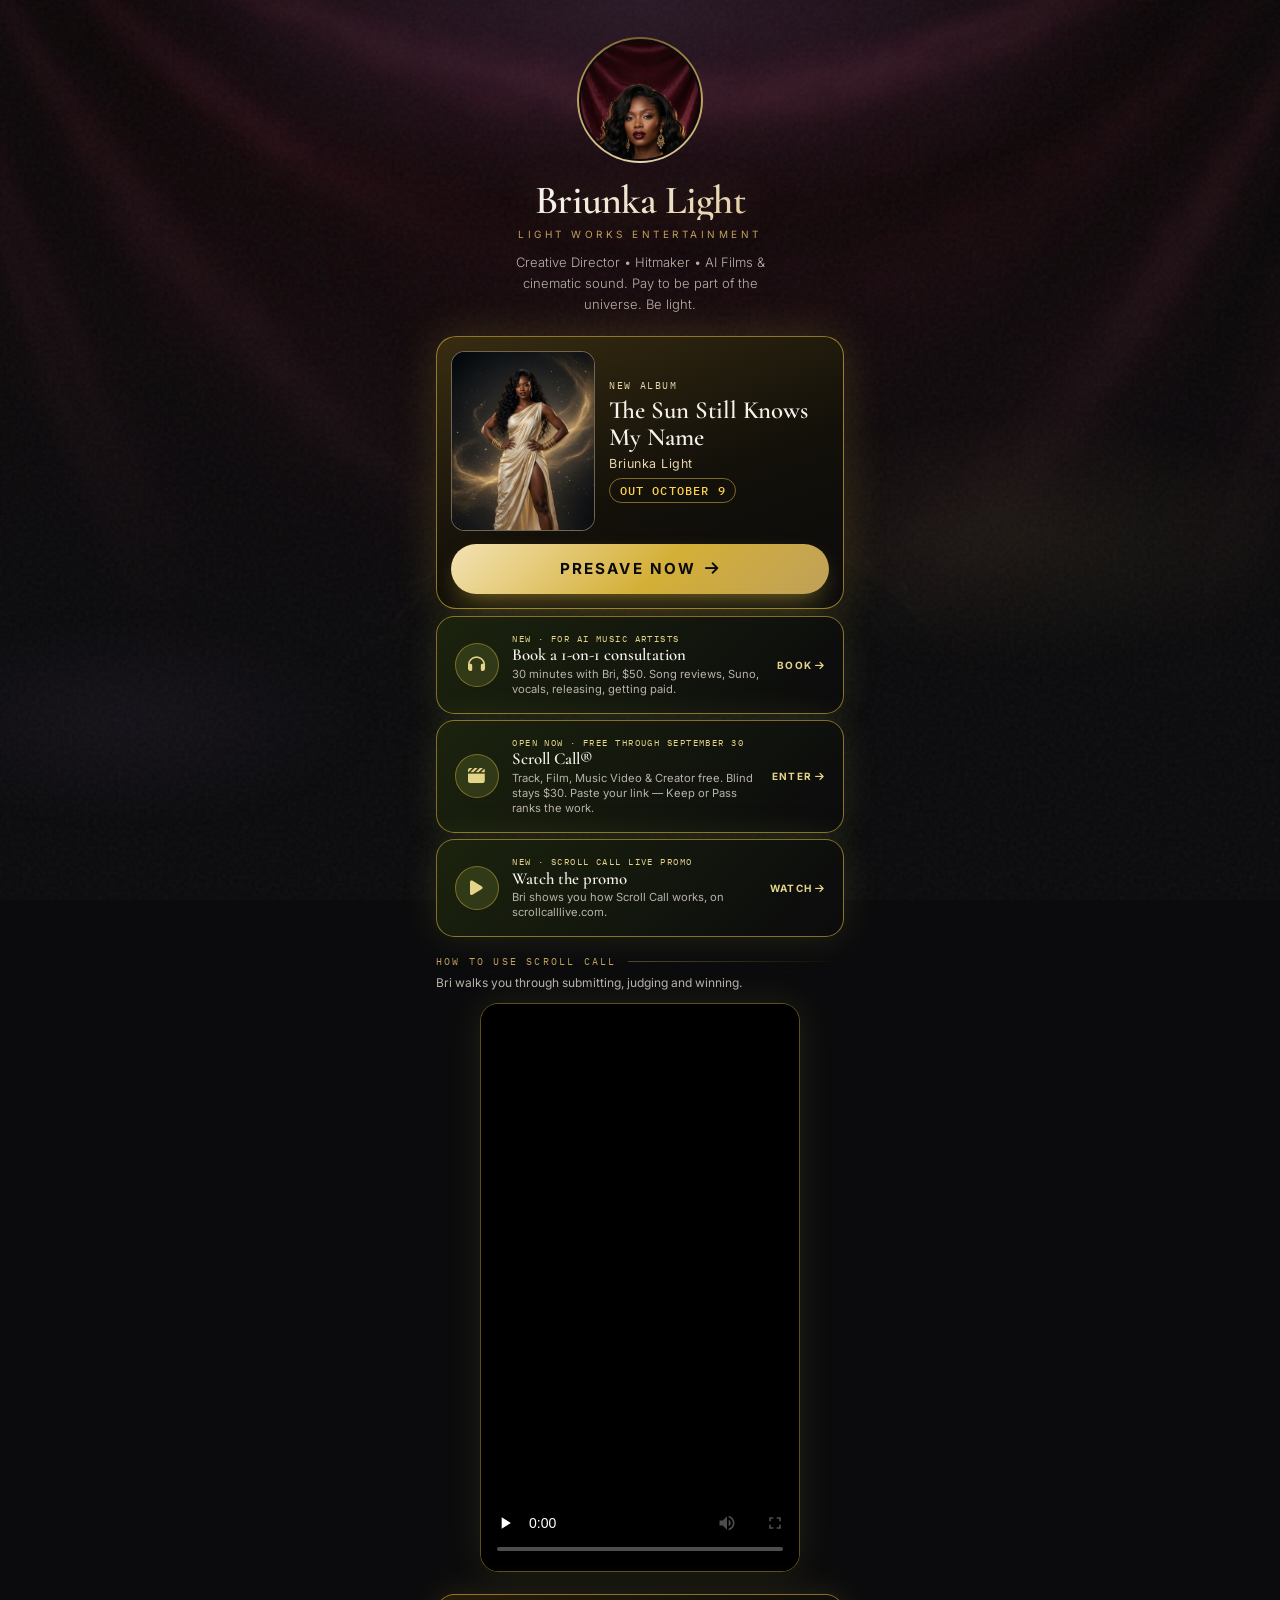
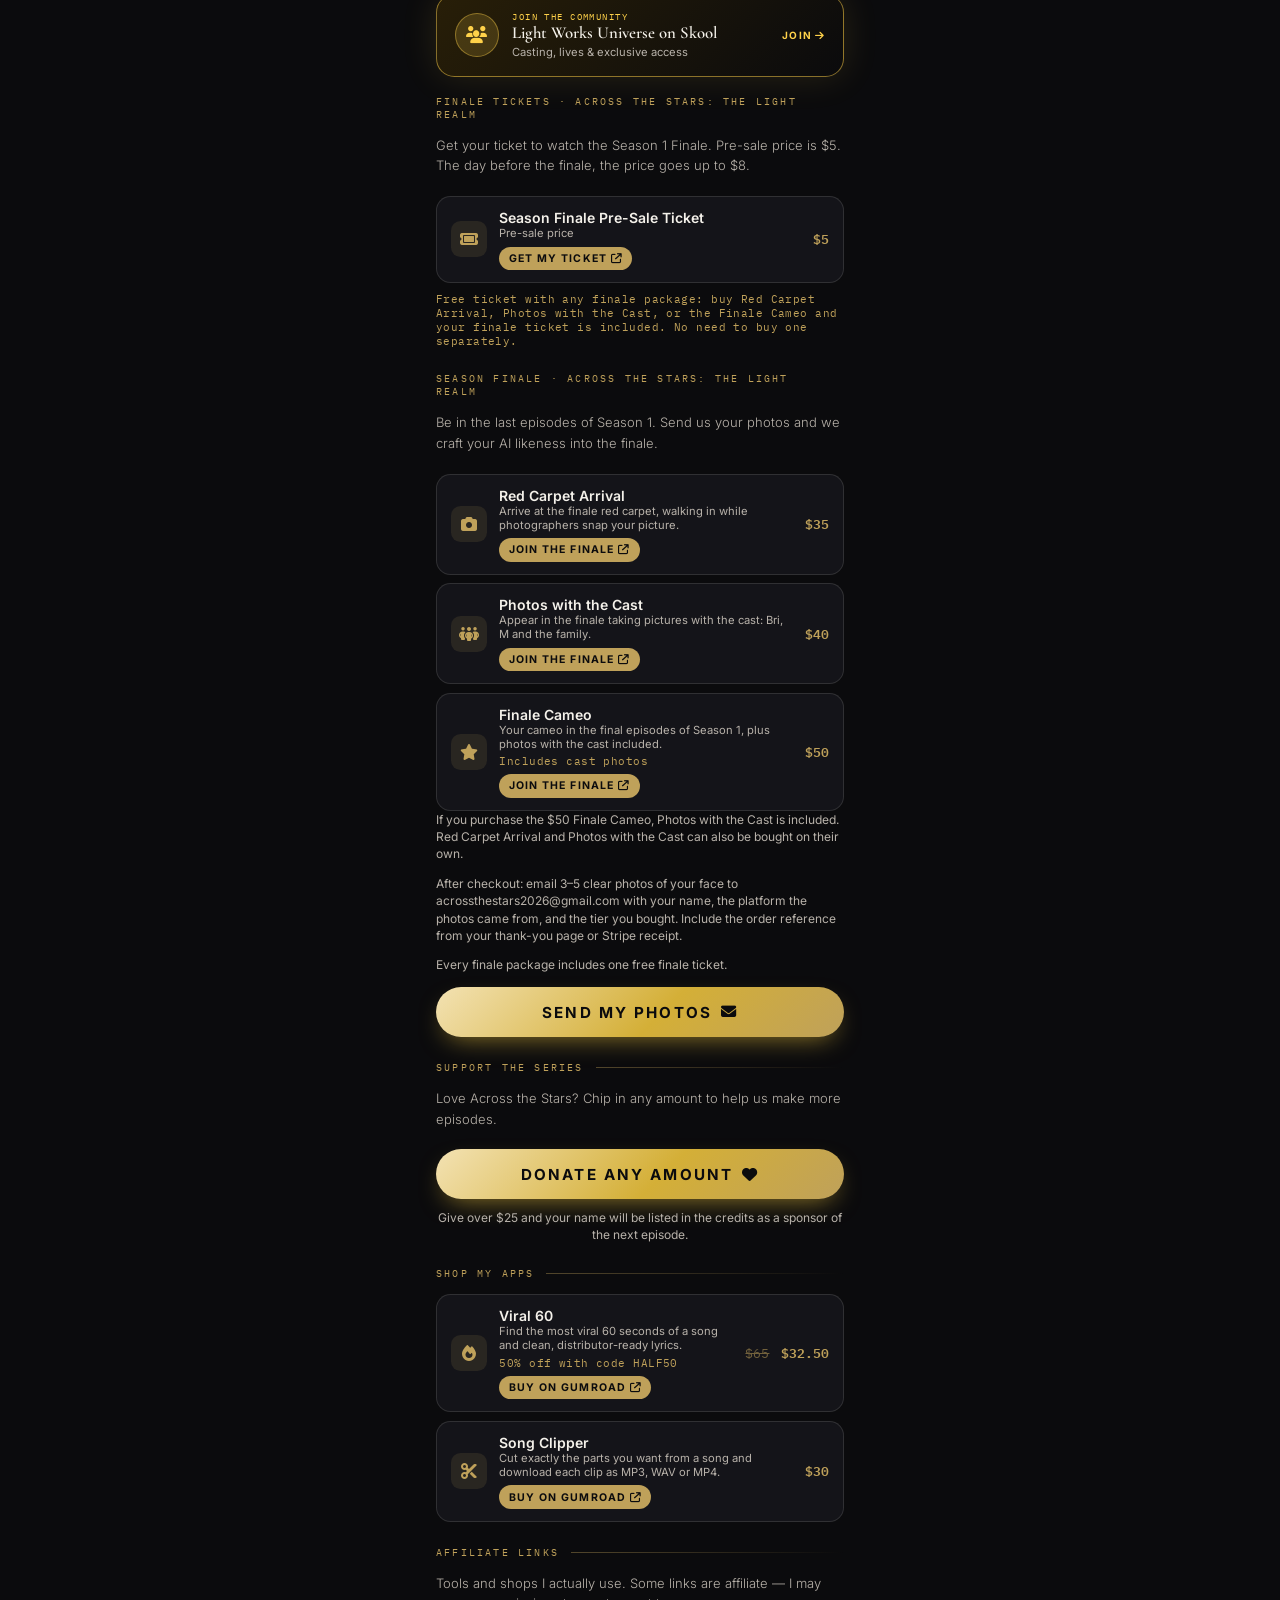
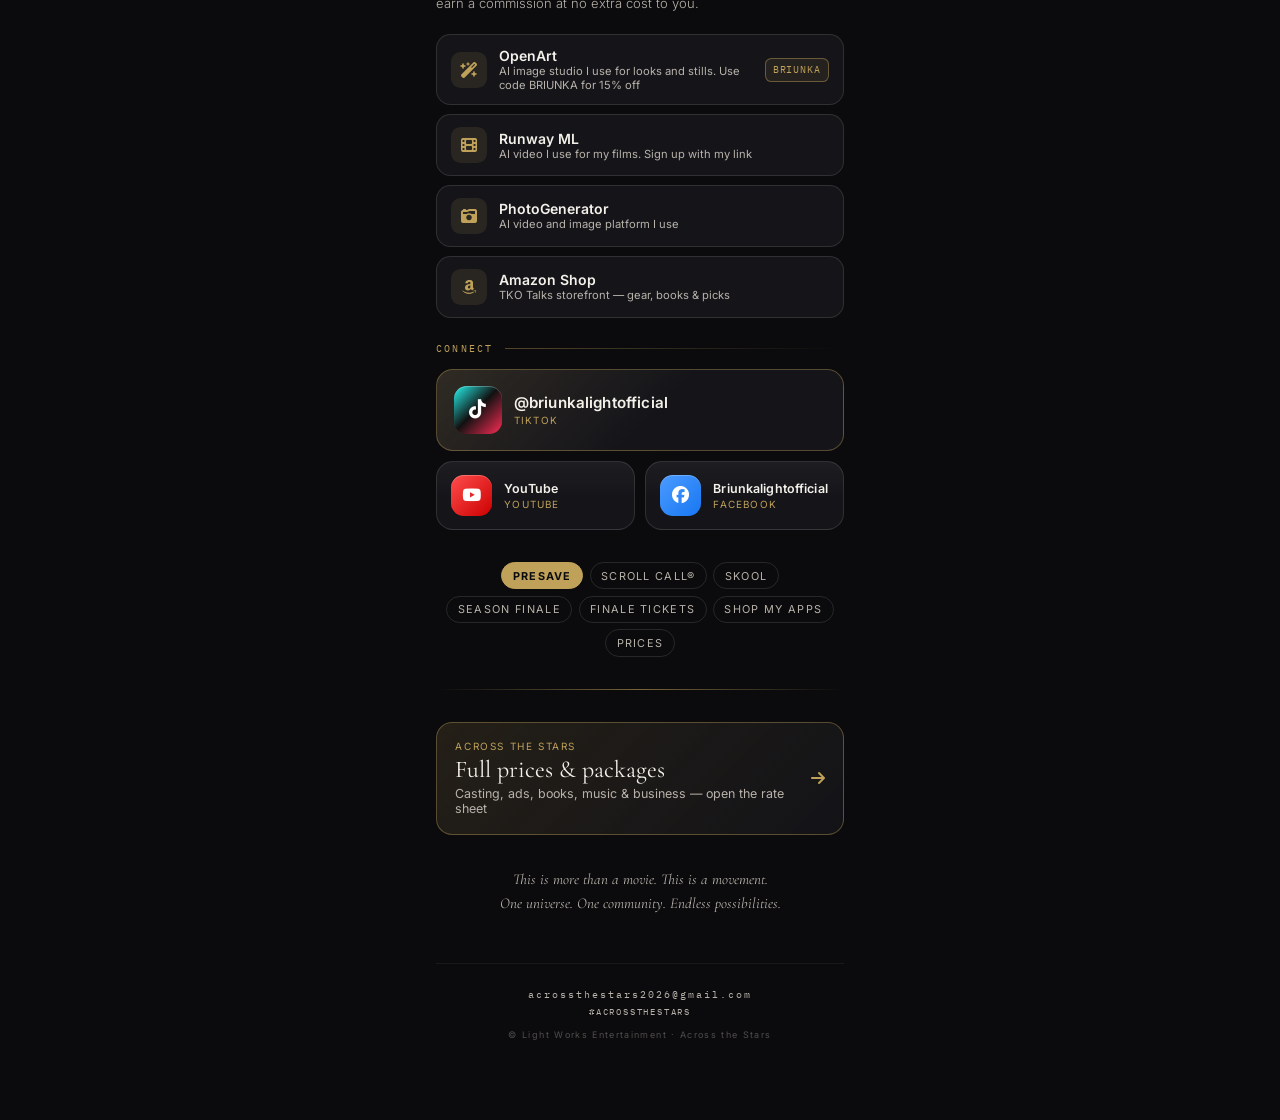
<file: nda.html>
<!DOCTYPE html>
<html lang="en">
<head>
    <meta charset="UTF-8">
    <meta name="robots" content="noindex, nofollow">
    <meta http-equiv="refresh" content="0; url=index.html">
    <title>Briunka Light</title>
</head>
<body style="background:#0b0b0d;color:#f4f1ea">
    <script>location.replace('index.html');</script>
</body>
</html>
</file>
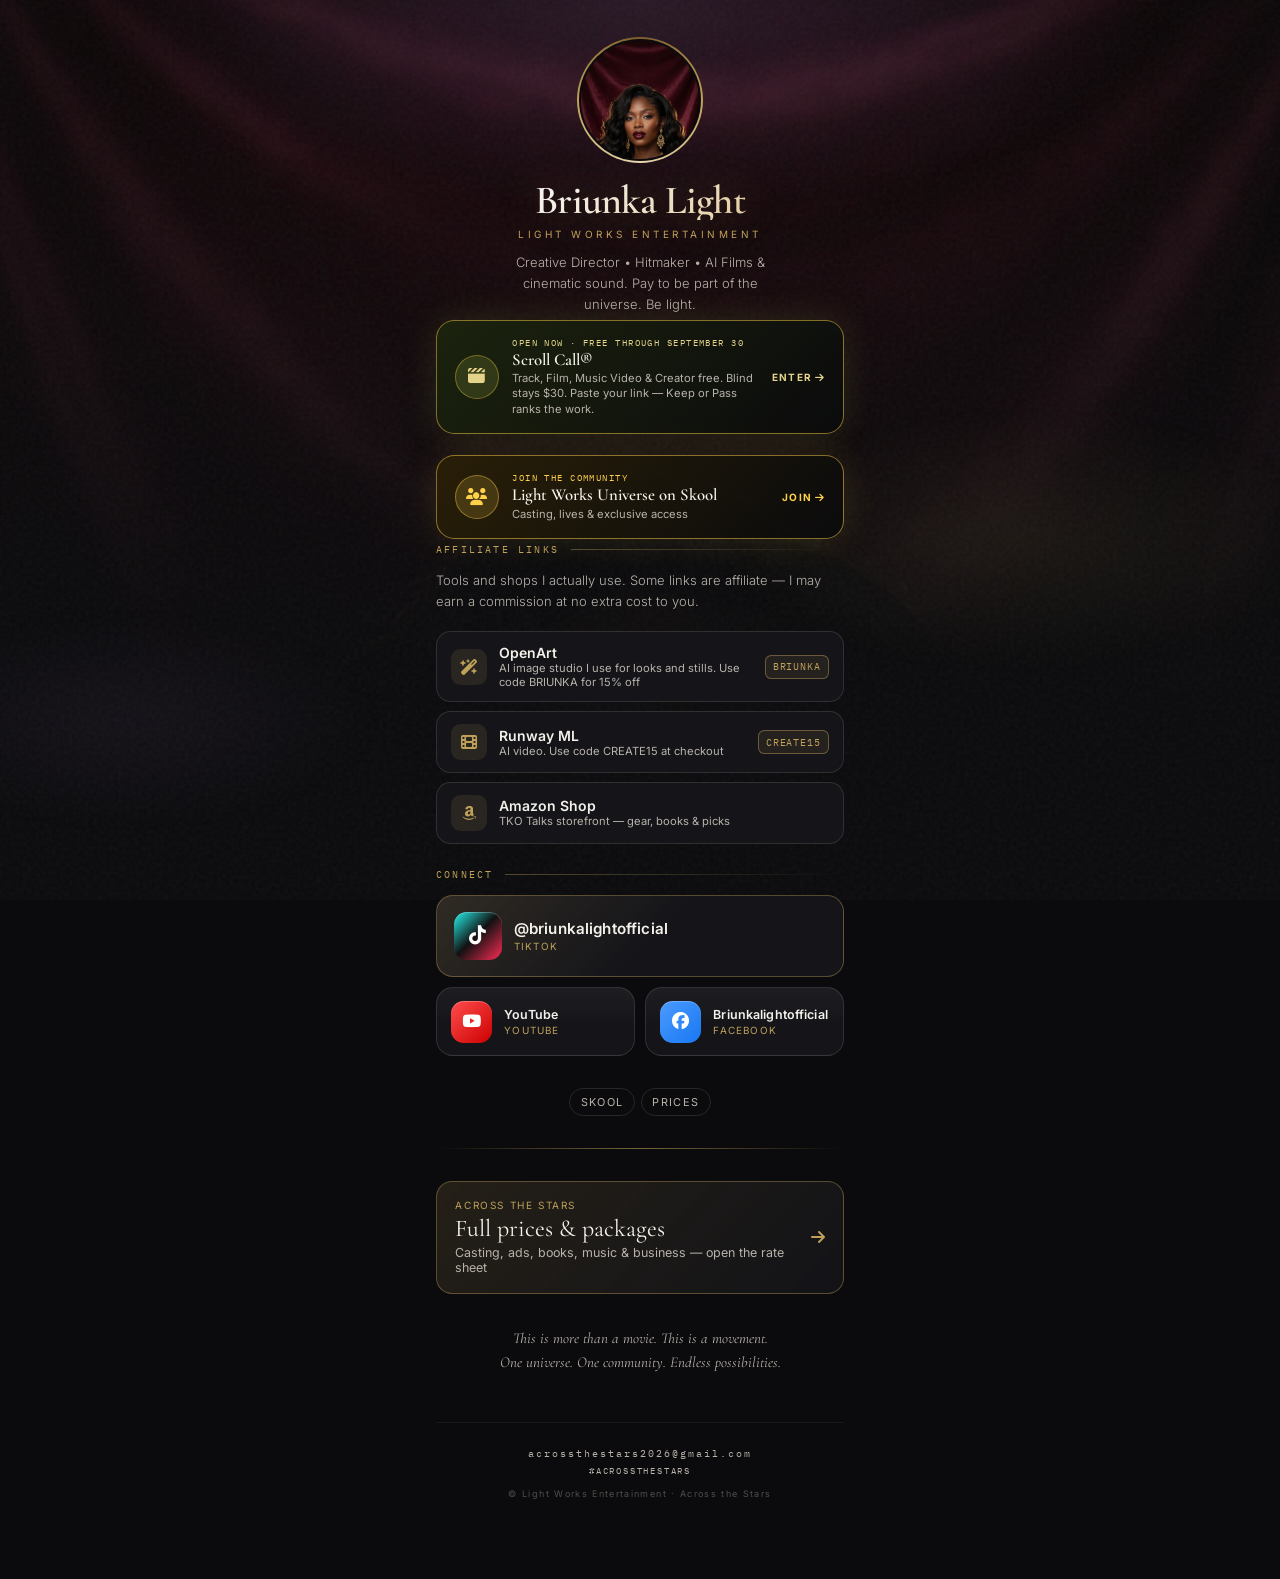
<file: now.html>
<!DOCTYPE html>
<html lang="en">
<head>
    <meta charset="UTF-8">
    <meta name="viewport" content="width=device-width, initial-scale=1.0">
    <title>Across the Stars — Briunka Light</title>
    <meta name="description" content="Join Light Works Universe on Skool. Across the Stars — community-powered AI cinematic universe. Be light.">
    <meta property="og:title" content="Briunka Light — Light Works Universe">
    <meta property="og:description" content="Join the Skool community. Pay to join the cast. Be light.">
    <meta property="og:image" content="assets/images/looks/burgundy.jpg?v=2">
    <meta name="theme-color" content="#0b0b0d">
    <meta http-equiv="Cache-Control" content="no-cache, no-store, must-revalidate">
    <meta http-equiv="Pragma" content="no-cache">
    <meta http-equiv="Expires" content="0">
    <link rel="stylesheet" href="https://cdnjs.cloudflare.com/ajax/libs/font-awesome/6.5.1/css/all.min.css">
    <link rel="stylesheet" href="css/briunka-link.css?v=sc48free">
</head>
<body class="bio-home"><!-- sc-live-20260917 -->

    <div class="art-hero" style="background:url('assets/images/looks/burgundy.jpg?v=2') center top / cover no-repeat"></div>
    <div class="hero-vignette"></div>
    <div class="cosmic-glow"></div>
    <div class="grain"></div>

    <div class="page">

        <header class="profile-header">
            <div class="avatar-orbit">
                <div class="avatar-ring">
                    <div class="avatar-inner">
                        <img src="assets/images/looks/burgundy.jpg?v=2" alt="Briunka Light">
                    </div>
                </div>
            </div>
            <h1 class="brand-name serif">Briunka Light</h1>
            <p class="brand-tagline">Light Works Entertainment</p>
            <p class="brand-bio">Creative Director • Hitmaker • AI Films &amp; cinematic sound. Pay to be part of the universe. Be light.</p>
        </header>

                <a class="skool-cta cash-cta" href="https://scrollcalllive.com/enter" target="_blank" rel="noopener">
            <span class="skool-cta-icon"><i class="fa-solid fa-clapperboard"></i></span>
            <span class="skool-cta-text">
                <span class="skool-cta-kicker">Open now · free through September 30</span>
                <span class="skool-cta-title serif">Scroll Call®</span>
                <span class="skool-cta-sub">Track, Film, Music Video &amp; Creator free. Blind stays $30. Paste your link — Keep or Pass ranks the work.</span>
            </span>
            <span class="skool-cta-arrow">ENTER <i class="fa-solid fa-arrow-right"></i></span>
        </a>

        <a class="skool-cta" href="https://www.skool.com/light-works-universe-5888/about" target="_blank" rel="noopener">
            <span class="skool-cta-icon"><i class="fa-solid fa-users"></i></span>
            <span class="skool-cta-text">
                <span class="skool-cta-kicker">Join the community</span>
                <span class="skool-cta-title serif">Light Works Universe on Skool</span>
                <span class="skool-cta-sub">Casting, lives &amp; exclusive access</span>
            </span>
            <span class="skool-cta-arrow">JOIN <i class="fa-solid fa-arrow-right"></i></span>
        </a>

        <section class="affiliate-section delay-1" style="animation: fadeUp 0.6s ease 0.08s forwards; opacity:0">
            <p class="section-label">Affiliate links</p>
            <p class="casting-intro">Tools and shops I actually use. Some links are affiliate — I may earn a commission at no extra cost to you.</p>
            <div class="affiliate-list">
                <a class="affiliate-card" href="https://openart.ai/home?utm_source=youtube&utm_medium=influencer&utm_campaign=infl-youtube--na-acq-web&ref=briunka" target="_blank" rel="sponsored nofollow noopener">
                    <span class="affiliate-icon"><i class="fa-solid fa-wand-magic-sparkles"></i></span>
                    <span class="affiliate-text">
                        <span class="affiliate-title">OpenArt</span>
                        <span class="affiliate-sub">AI image studio I use for looks and stills. Use code BRIUNKA for 15% off</span>
                    </span>
                    <span class="affiliate-code">BRIUNKA</span>
                </a>
                <a class="affiliate-card" href="https://runwayml.com" target="_blank" rel="sponsored nofollow noopener">
                    <span class="affiliate-icon"><i class="fa-solid fa-film"></i></span>
                    <span class="affiliate-text">
                        <span class="affiliate-title">Runway ML</span>
                        <span class="affiliate-sub">AI video. Use code CREATE15 at checkout</span>
                    </span>
                    <span class="affiliate-code">CREATE15</span>
                </a>
                <a class="affiliate-card" href="https://www.amazon.com/shop/tkotalks" target="_blank" rel="sponsored nofollow noopener">
                    <span class="affiliate-icon"><i class="fa-brands fa-amazon"></i></span>
                    <span class="affiliate-text">
                        <span class="affiliate-title">Amazon Shop</span>
                        <span class="affiliate-sub">TKO Talks storefront — gear, books &amp; picks</span>
                    </span>
                </a>
            </div>
        </section>

        <section class="delay-1" style="animation: fadeUp 0.6s ease 0.15s forwards; opacity:0">
            <p class="section-label">Connect</p>
            <div class="social-bar">
                <a href="https://www.tiktok.com/@briunkalightofficial" target="_blank" rel="noopener" class="social-tile social-tiktok is-featured">
                    <span class="social-tile-icon"><i class="fa-brands fa-tiktok"></i></span>
                    <span class="social-tile-copy">
                        <span class="social-tile-handle">@briunkalightofficial</span>
                        <span class="social-tile-kind">TikTok</span>
                    </span>
                </a>
                <a href="https://www.youtube.com/@briunkalightofficial" target="_blank" rel="noopener" class="social-tile social-youtube">
                    <span class="social-tile-icon"><i class="fa-brands fa-youtube"></i></span>
                    <span class="social-tile-copy">
                        <span class="social-tile-handle">YouTube</span>
                        <span class="social-tile-kind">YouTube</span>
                    </span>
                </a>
                <a href="https://www.facebook.com/61586469727677" target="_blank" rel="noopener" class="social-tile social-facebook">
                    <span class="social-tile-icon"><i class="fa-brands fa-facebook"></i></span>
                    <span class="social-tile-copy">
                        <span class="social-tile-handle">Briunkalightofficial</span>
                        <span class="social-tile-kind">Facebook</span>
                    </span>
                </a>
            </div>
        </section>

        <nav class="bio-jump" aria-label="On this page">
            <a href="https://www.skool.com/light-works-universe-5888/about" target="_blank" rel="noopener">Skool</a>
            <a href="prices.html">Prices</a>
        </nav>

        <div class="gold-divider"></div>

        <a class="prices-jump" href="prices.html">
            <span class="prices-jump-kicker">Across the Stars</span>
            <span class="prices-jump-title serif">Full prices &amp; packages</span>
            <span class="prices-jump-sub">Casting, ads, books, music &amp; business — open the rate sheet</span>
            <i class="fa-solid fa-arrow-right"></i>
        </a>

        <p class="movement-tagline">This is more than a movie. This is a movement.<br>One universe. One community. Endless possibilities.</p>

        <footer class="footer delay-5" style="animation: fadeUp 0.6s ease 0.5s forwards; opacity:0">
            <div class="footer-contact">
                <a href="mailto:acrossthestars2026@gmail.com">acrossthestars2026@gmail.com</a>
                <span class="footer-hashtag">#ACROSSTHESTARS</span>
            </div>
            <p class="footer-copy">© Light Works Entertainment · Across the Stars</p>
        </footer>
    </div>
</body>
</html>
</file>
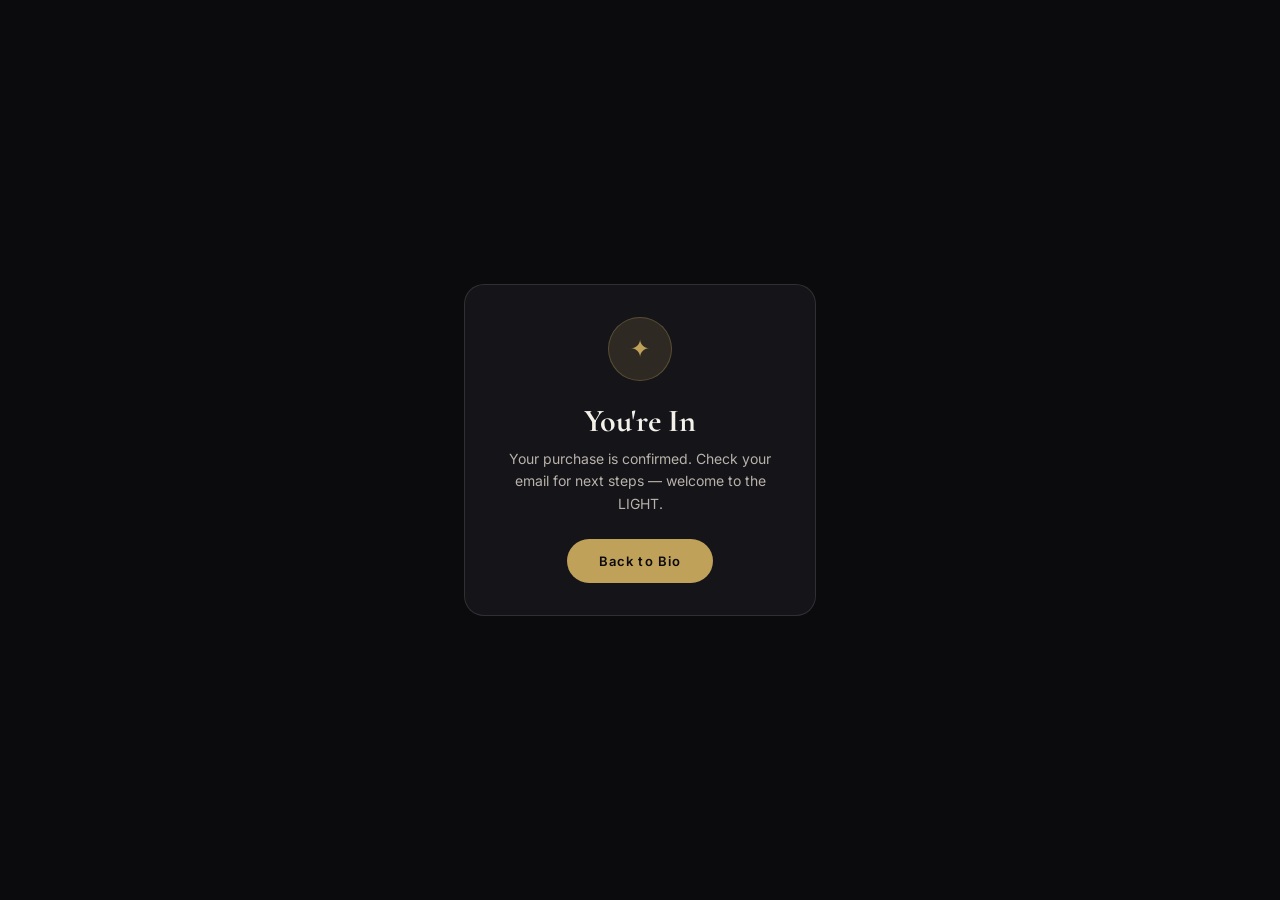
<file: success.html>
<!DOCTYPE html>
<html lang="en">
<head>
    <meta charset="UTF-8">
    <meta name="viewport" content="width=device-width, initial-scale=1.0">
    <title>Thank You — Briunka Light</title>
    <link rel="stylesheet" href="css/briunka-link.css">
    <style>
        body { display:flex; align-items:center; justify-content:center; min-height:100dvh; padding:1.5rem; }
        .success-card { text-align:center; max-width:22rem; padding:2rem; background:var(--surface); border:1px solid var(--glass-border); border-radius:1.25rem; }
        .success-icon { width:4rem; height:4rem; border-radius:50%; background:rgba(191,161,90,0.15); border:1px solid rgba(191,161,90,0.3); display:flex; align-items:center; justify-content:center; margin:0 auto 1.25rem; color:var(--gold); font-size:1.5rem; }
        h1 { font-family:'Cormorant Garamond',serif; font-size:2rem; margin-bottom:0.5rem; }
        p { color:var(--muted); font-size:0.875rem; line-height:1.6; margin-bottom:1.5rem; }
        a { display:inline-block; padding:0.875rem 2rem; border-radius:9999px; background:var(--gold); color:var(--ink); text-decoration:none; font-weight:600; font-size:0.8125rem; letter-spacing:0.08em; }
        a:hover { background:var(--gold-light); }
        .queue-position-box { background:var(--ink); border:1px solid rgba(191,161,90,0.35); border-radius:1rem; padding:1.25rem; margin-bottom:1.25rem; }
        .queue-position-num { font-family:'Cormorant Garamond',serif; font-size:3rem; color:var(--gold); font-weight:600; line-height:1; }
        .queue-position-label { font-size:0.6875rem; letter-spacing:0.15em; text-transform:uppercase; color:var(--muted); margin-top:0.25rem; }
        .queue-up-next { color:#2ecc71; font-weight:600; font-size:0.875rem; margin-top:0.75rem; }
    </style>
</head>
<body>
    <div class="success-card">
        <div class="success-icon">✦</div>
        <h1 class="serif">You're In</h1>
        <p id="msg">Your purchase is confirmed. Check your email for next steps — welcome to the LIGHT.</p>
        <div id="queue-position" class="queue-position-box" style="display:none"></div>
        <a href="index.html#review-section" id="back-link">Back to Bio</a>
    </div>
    <script>
        const params = new URLSearchParams(location.search);

        function showReviewSuccess(d, submissionId) {
            document.getElementById('msg').textContent = d.message || 'You\'re in the live review queue!';
            const box = document.getElementById('queue-position');
            if (d.position) {
                box.style.display = 'block';
                box.innerHTML = d.up_next
                    ? '<div class="queue-position-num">UP NEXT</div><div class="queue-up-next">Join the live now!</div>'
                    : `<div class="queue-position-num">#${d.position}</div><div class="queue-position-label">of ${d.total_in_queue || d.position} in line</div><div class="queue-up-next" style="color:var(--muted);font-weight:400">We'll email & text you when you're up next</div>`;
                localStorage.setItem('activeReviewSubmission', JSON.stringify({
                    submissionId, email: d.email, savedAt: Date.now()
                }));
            }
            document.getElementById('back-link').href = 'index.html#review-section';
        }

        async function confirmReviewQueue(submissionId, provider) {
            const res = await fetch('/api/review/confirm/' + submissionId, {
                method: 'POST',
                headers: { 'Content-Type': 'application/json' },
                body: JSON.stringify({ paymentProvider: provider })
            });
            const d = await res.json();
            if (!res.ok) throw new Error(d.error || 'Confirm failed');
            showReviewSuccess(d, submissionId);
        }

        if (params.get('type') === 'review' && params.get('submission')) {
            const submissionId = params.get('submission');
            const provider = params.get('provider') || 'stripe';
            const paypalToken = params.get('token');

            if (provider === 'paypal' && paypalToken) {
                fetch('/api/checkout/paypal/capture', {
                    method: 'POST',
                    headers: { 'Content-Type': 'application/json' },
                    body: JSON.stringify({ orderId: paypalToken })
                })
                    .then(r => r.json())
                    .then(() => confirmReviewQueue(submissionId, 'paypal'))
                    .catch(() => {
                        document.getElementById('msg').textContent = 'Payment received — you\'re in the review queue!';
                    });
            } else {
                confirmReviewQueue(submissionId, provider).catch(() => {
                    document.getElementById('msg').textContent = 'Payment received — you\'re in the review queue!';
                });
            }
        } else if (params.get('product')) {
            const product = params.get('product');
            const needsPhotos = [
                'ats-cameo', 'ats-featured', 'ats-villain', 'ats-royal', 'ats-recurring',
                'ats-char-build', 'ats-scene', 'ats-artist-spot', 'ats-biz-promo',
                'ad-spotlight', 'ad-launch', 'ad-brand',
                'book-spotlight', 'book-launch', 'book-universe', 'book-full'
            ].includes(product);
            document.getElementById('msg').textContent = needsPhotos
                ? 'Payment confirmed. Email your photos to acrossthestars2026@gmail.com with this package in the subject so we can build your AI likeness.'
                : 'Payment confirmed. Check your email for the Stripe receipt. Briunka will reach out with next steps. Be light.';
            document.getElementById('back-link').href = 'index.html#casting-section';
        }
    </script>
</body>
</html>
</file>
<file: css/briunka-link.css>
@import url('https://fonts.googleapis.com/css2?family=Cormorant+Garamond:ital,wght@0,400;0,500;0,600;0,700;1,400&family=Inter:wght@300;400;500;600&family=IBM+Plex+Mono:wght@400;500&display=swap');

:root {
    --gold: #bfa15a;
    --gold-light: #e8d5b0;
    --gold-glow: rgba(191, 161, 90, 0.35);
    --ink: #0b0b0d;
    --surface: #141419;
    --surface-2: #1a1a22;
    --ivory: #f4f1ea;
    --muted: #b8b2aa;
    --purple: #6b4c7f;
    --cosmic: #2a1a3e;
    --glass: rgba(20, 20, 25, 0.72);
    --glass-border: rgba(244, 241, 234, 0.12);
}

*, *::before, *::after { box-sizing: border-box; margin: 0; padding: 0; }

html { scroll-behavior: smooth; }

body {
    font-family: 'Inter', system-ui, sans-serif;
    background: var(--ink);
    color: var(--ivory);
    min-height: 100dvh;
    overflow-x: hidden;
    -webkit-font-smoothing: antialiased;
}

.serif { font-family: 'Cormorant Garamond', Georgia, serif; }
.mono { font-family: 'IBM Plex Mono', monospace; }

/* ── Ambient layers ── */
.art-hero {
    position: fixed;
    inset: 0;
    z-index: 0;
    overflow: hidden;
}

.art-slide {
    position: absolute;
    inset: 0;
    background-size: cover;
    background-position: center top;
    opacity: 0;
    transition: opacity 2.5s ease-in-out;
    transform: scale(1.05);
}

.art-slide.active {
    opacity: 1;
    animation: kenBurns 18s ease-in-out infinite alternate;
}

@keyframes kenBurns {
    from { transform: scale(1.05); }
    to { transform: scale(1.12); }
}

.hero-vignette {
    position: fixed;
    inset: 0;
    z-index: 1;
    pointer-events: none;
    background:
        radial-gradient(ellipse 90% 60% at 50% 20%, transparent 20%, rgba(11, 11, 13, 0.55) 70%, rgba(11, 11, 13, 0.92) 100%),
        linear-gradient(180deg, rgba(11, 11, 13, 0.3) 0%, rgba(11, 11, 13, 0.7) 45%, rgba(11, 11, 13, 0.98) 85%);
}

.cosmic-glow {
    position: fixed;
    inset: 0;
    z-index: 1;
    pointer-events: none;
    background:
        radial-gradient(ellipse 70% 40% at 50% 0%, rgba(107, 76, 127, 0.25), transparent 60%),
        radial-gradient(ellipse 50% 30% at 80% 60%, rgba(191, 161, 90, 0.08), transparent 50%),
        radial-gradient(ellipse 40% 25% at 10% 80%, rgba(107, 76, 127, 0.1), transparent 50%);
}

.grain {
    position: fixed;
    inset: 0;
    z-index: 2;
    pointer-events: none;
    opacity: 0.045;
    background-image: url("data:image/svg+xml,%3Csvg viewBox='0 0 256 256' xmlns='http://www.w3.org/2000/svg'%3E%3Cfilter id='n'%3E%3CfeTurbulence type='fractalNoise' baseFrequency='0.85' numOctaves='4' stitchTiles='stitch'/%3E%3C/filter%3E%3Crect width='100%25' height='100%25' filter='url(%23n)'/%3E%3C/svg%3E");
}

.particles {
    position: fixed;
    inset: 0;
    z-index: 2;
    pointer-events: none;
    overflow: hidden;
}

.particle {
    position: absolute;
    width: 2px;
    height: 2px;
    background: var(--gold);
    border-radius: 50%;
    opacity: 0;
    animation: floatParticle 8s ease-in-out infinite;
    box-shadow: 0 0 6px var(--gold-glow);
}

@keyframes floatParticle {
    0%, 100% { opacity: 0; transform: translateY(0) scale(0.5); }
    20% { opacity: 0.8; }
    80% { opacity: 0.3; }
    100% { opacity: 0; transform: translateY(-120px) scale(1); }
}

/* ── Layout ── */
.page {
    position: relative;
    z-index: 10;
    max-width: 28rem;
    margin: 0 auto;
    padding: 0 1.25rem 5rem;
}

/* ── Profile ── */
.profile-header {
    text-align: center;
    padding-top: 2.5rem;
    animation: fadeUp 0.8s ease forwards;
}

.avatar-orbit {
    position: relative;
    width: 7.5rem;
    height: 7.5rem;
    margin: 0 auto 1.25rem;
}

.avatar-ring {
    position: absolute;
    inset: -3px;
    border-radius: 50%;
    background: conic-gradient(from 0deg, #7a5c2e, var(--gold), var(--gold-light), var(--gold), #7a5c2e);
    animation: spinRing 12s linear infinite;
    padding: 2px;
}

@keyframes spinRing {
    to { transform: rotate(360deg); }
}

.avatar-inner {
    position: relative;
    width: 100%;
    height: 100%;
    border-radius: 50%;
    overflow: hidden;
    border: 2px solid var(--ink);
    background: var(--surface);
}

.avatar-inner img {
    width: 100%;
    height: 100%;
    object-fit: cover;
    object-position: center top;
}

.avatar-fallback {
    width: 100%;
    height: 100%;
    display: flex;
    align-items: center;
    justify-content: center;
    background: linear-gradient(135deg, var(--cosmic), var(--ink));
    font-size: 2rem;
    color: var(--gold);
}

.brand-name {
    font-size: 2.5rem;
    font-weight: 600;
    letter-spacing: -0.02em;
    line-height: 1;
    background: linear-gradient(135deg, var(--ivory) 30%, var(--gold-light) 70%, var(--gold));
    -webkit-background-clip: text;
    -webkit-text-fill-color: transparent;
    background-clip: text;
    text-shadow: none;
    filter: drop-shadow(0 0 20px rgba(191, 161, 90, 0.3));
}

.brand-tagline {
    font-size: 0.625rem;
    letter-spacing: 0.35em;
    text-transform: uppercase;
    color: var(--gold);
    margin-top: 0.5rem;
}

.brand-bio {
    font-size: 0.8125rem;
    color: var(--muted);
    line-height: 1.6;
    max-width: 18rem;
    margin: 0.75rem auto 0;
    font-weight: 300;
}

.skool-cta {
    display: flex;
    align-items: center;
    gap: 0.85rem;
    margin: 1.35rem 0 0.25rem;
    padding: 1rem 1.1rem;
    text-decoration: none;
    color: inherit;
    border-radius: 1.15rem;
    border: 1px solid rgba(255, 210, 74, 0.5);
    background: linear-gradient(135deg, rgba(42, 32, 8, 0.95), rgba(11, 11, 13, 0.96));
    box-shadow: 0 0 36px rgba(255, 210, 74, 0.12);
    animation: fadeUp 0.6s ease 0.06s forwards;
    opacity: 0;
    transition: transform 0.25s ease, border-color 0.25s ease, box-shadow 0.25s ease;
}

.skool-cta:hover {
    border-color: rgba(255, 210, 74, 0.75);
    box-shadow: 0 16px 36px -10px rgba(0, 0, 0, 0.55), 0 0 28px rgba(255, 210, 74, 0.16);
    transform: translateY(-2px);
}

.skool-cta-icon {
    flex-shrink: 0;
    width: 2.75rem;
    height: 2.75rem;
    border-radius: 50%;
    display: flex;
    align-items: center;
    justify-content: center;
    background: rgba(255, 210, 74, 0.16);
    border: 1px solid rgba(255, 210, 74, 0.4);
    color: #ffd24a;
    font-size: 1.05rem;
}

.skool-cta-text {
    display: flex;
    flex-direction: column;
    gap: 0.1rem;
    min-width: 0;
    flex: 1;
}

.skool-cta-kicker {
    font-family: 'IBM Plex Mono', monospace;
    font-size: 0.5625rem;
    letter-spacing: 0.16em;
    text-transform: uppercase;
    color: #ffd24a;
}

.skool-cta-title {
    font-size: 1.05rem;
    font-weight: 600;
    line-height: 1.2;
    color: var(--ivory);
}

.skool-cta-sub {
    font-size: 0.7rem;
    color: var(--muted);
    line-height: 1.35;
}

.skool-cta-arrow {
    flex-shrink: 0;
    color: #ffd24a;
    font-weight: 700;
    letter-spacing: 0.12em;
    font-size: 0.625rem;
}

.vault-cta {
    border-color: rgba(191, 161, 90, 0.55);
    background: linear-gradient(135deg, rgba(42, 28, 10, 0.96), rgba(11, 11, 13, 0.97));
    box-shadow: 0 0 36px rgba(191, 161, 90, 0.16);
}
.vault-cta .skool-cta-icon {
    background: rgba(191, 161, 90, 0.16);
    border-color: rgba(191, 161, 90, 0.45);
    color: var(--gold);
}
.vault-cta .skool-cta-kicker,
.vault-cta .skool-cta-arrow { color: var(--gold); }

.ecosystem-cta {
    border-color: rgba(191, 161, 90, 0.55);
    background: linear-gradient(135deg, rgba(42, 28, 10, 0.96), rgba(11, 11, 13, 0.97));
    box-shadow: 0 0 36px rgba(191, 161, 90, 0.14);
}

.ecosystem-cta .skool-cta-icon {
    background: rgba(191, 161, 90, 0.16);
    border-color: rgba(191, 161, 90, 0.45);
    color: var(--gold);
}

.ecosystem-cta .skool-cta-kicker,
.ecosystem-cta .skool-cta-arrow {
    color: var(--gold);
}

.ecosystem-cta:hover {
    border-color: rgba(191, 161, 90, 0.8);
    box-shadow: 0 16px 36px -10px rgba(0, 0, 0, 0.55), 0 0 28px rgba(191, 161, 90, 0.18);
}

.nda-cta {
    border-color: rgba(184, 178, 170, 0.35);
    background: linear-gradient(135deg, rgba(22, 20, 18, 0.96), rgba(11, 11, 13, 0.97));
}
.nda-cta .skool-cta-icon {
    background: rgba(191, 161, 90, 0.1);
    border-color: rgba(191, 161, 90, 0.3);
    color: var(--gold);
}
.nda-cta .skool-cta-kicker,
.nda-cta .skool-cta-arrow {
    color: var(--gold);
}

.house-cta {
    border-color: rgba(196, 122, 74, 0.55);
    background: linear-gradient(135deg, rgba(36, 22, 12, 0.96), rgba(11, 11, 13, 0.97));
    box-shadow: 0 0 36px rgba(196, 122, 74, 0.16);
}
.house-cta .skool-cta-icon {
    background: rgba(196, 122, 74, 0.18);
    border-color: rgba(196, 122, 74, 0.45);
    color: #e0b088;
}
.house-cta .skool-cta-kicker,
.house-cta .skool-cta-arrow {
    color: #e0b088;
}
.house-cta:hover {
    border-color: rgba(196, 122, 74, 0.85);
    box-shadow: 0 16px 36px -10px rgba(0, 0, 0, 0.55), 0 0 28px rgba(196, 122, 74, 0.2);
}

.cash-cta {
    border-color: rgba(212, 175, 55, 0.6);
    background: linear-gradient(135deg, rgba(28, 36, 14, 0.96), rgba(11, 11, 13, 0.97));
    box-shadow: 0 0 36px rgba(180, 200, 80, 0.14);
    margin-top: 0.35rem;
}
.cash-cta .skool-cta-icon {
    background: rgba(180, 200, 80, 0.16);
    border-color: rgba(212, 175, 55, 0.45);
    color: #e4d48a;
}
.cash-cta .skool-cta-kicker,
.cash-cta .skool-cta-arrow {
    color: #e4d48a;
}
.cash-cta:hover {
    border-color: rgba(212, 175, 55, 0.9);
    box-shadow: 0 16px 36px -10px rgba(0, 0, 0, 0.55), 0 0 28px rgba(180, 200, 80, 0.2);
}

.gold-divider {
    height: 1px;
    margin: 2rem 0;
    background: linear-gradient(90deg, transparent, var(--gold), transparent);
    opacity: 0.6;
}

.section-label {
    font-family: 'IBM Plex Mono', monospace;
    font-size: 0.625rem;
    letter-spacing: 0.22em;
    text-transform: uppercase;
    color: var(--gold);
    margin-bottom: 0.875rem;
    display: flex;
    align-items: center;
    gap: 0.75rem;
}

.section-label::after {
    content: '';
    flex: 1;
    height: 1px;
    background: linear-gradient(90deg, rgba(191, 161, 90, 0.4), transparent);
}

/* ── Social bar ── */
.social-bar {
    display: grid;
    grid-template-columns: 1fr 1fr;
    gap: 0.65rem;
    margin-bottom: 2rem;
}

.social-tile {
    display: flex;
    align-items: center;
    gap: 0.75rem;
    min-width: 0;
    padding: 0.8rem 0.85rem;
    border-radius: 1.05rem;
    background:
        linear-gradient(180deg, rgba(255, 255, 255, 0.04), transparent 55%),
        var(--surface);
    border: 1px solid var(--glass-border);
    text-decoration: none;
    color: inherit;
    transition: transform 0.28s ease, border-color 0.28s ease, box-shadow 0.28s ease;
    animation: fadeUp 0.5s ease both;
}

.social-tile.is-featured {
    grid-column: 1 / -1;
    padding: 1rem 1.05rem;
    background:
        linear-gradient(135deg, rgba(191, 161, 90, 0.16), rgba(20, 20, 25, 0.92) 55%),
        var(--surface);
    border-color: rgba(191, 161, 90, 0.38);
}

.social-tile:hover {
    transform: translateY(-3px);
    border-color: rgba(191, 161, 90, 0.55);
    box-shadow: 0 10px 28px rgba(0, 0, 0, 0.45), 0 0 22px var(--gold-glow);
}

.social-tile-icon {
    width: 2.6rem;
    height: 2.6rem;
    border-radius: 0.8rem;
    display: grid;
    place-items: center;
    flex: 0 0 auto;
    color: #fff;
    font-size: 1.05rem;
    box-shadow: inset 0 1px 0 rgba(255, 255, 255, 0.25);
}

.social-tile.is-featured .social-tile-icon {
    width: 3rem;
    height: 3rem;
    font-size: 1.2rem;
}

.social-tiktok .social-tile-icon {
    background: linear-gradient(135deg, #25f4ee 0%, #111 48%, #fe2c55 100%);
}
.social-youtube .social-tile-icon {
    background: linear-gradient(135deg, #ff4d4d, #cc0000);
}
.social-facebook .social-tile-icon {
    background: linear-gradient(135deg, #4b9bff, #1877f2);
}
.social-instagram .social-tile-icon {
    background: linear-gradient(135deg, #f9ce34, #ee2a7b 50%, #6228d7);
}
.social-spotify .social-tile-icon {
    background: linear-gradient(135deg, #1ed760, #169c46);
}
.social-x .social-tile-icon,
.social-other .social-tile-icon {
    background: linear-gradient(135deg, #bfa15a, #7a6230);
}

.social-tile-copy {
    display: flex;
    flex-direction: column;
    min-width: 0;
    flex: 1;
    text-align: left;
}

.social-tile-handle {
    font-size: 0.78rem;
    font-weight: 600;
    letter-spacing: 0.01em;
    white-space: nowrap;
    overflow: hidden;
    text-overflow: ellipsis;
}

.social-tile.is-featured .social-tile-handle {
    font-size: 0.95rem;
}

.social-tile-kind {
    font-size: 0.62rem;
    letter-spacing: 0.12em;
    text-transform: uppercase;
    color: var(--gold);
    margin-top: 0.12rem;
}

.social-tile-out {
    color: var(--muted);
    font-size: 0.7rem;
    flex: 0 0 auto;
}

.social-tile:hover .social-tile-out { color: var(--gold); }

/* ── Email capture ── */
.email-capture { margin-bottom: 1.5rem; }

.email-form {
    display: flex;
    flex-direction: column;
    gap: 0.5rem;
}

.email-input {
    margin-bottom: 0 !important;
    background: var(--glass) !important;
    backdrop-filter: blur(12px);
}

.email-submit {
    padding: 0.75rem;
    border: none;
    border-radius: 0.875rem;
    background: linear-gradient(135deg, var(--gold), #9a7b3c);
    color: var(--ink);
    font-size: 0.75rem;
    font-weight: 600;
    letter-spacing: 0.1em;
    text-transform: uppercase;
    cursor: pointer;
    transition: all 0.25s;
}

.email-submit:hover {
    transform: translateY(-2px);
    box-shadow: 0 8px 24px var(--gold-glow);
}

/* ── AI Movie Casting ── */
.casting-intro {
    font-size: 0.8125rem;
    color: var(--muted);
    line-height: 1.6;
    margin-bottom: 1.25rem;
    font-weight: 300;
}

/* ── Live Review ── */
.review-tiers {
    display: grid;
    grid-template-columns: repeat(3, 1fr);
    gap: 0.5rem;
    margin-bottom: 1.25rem;
}

.review-tier-card {
    position: relative;
    padding: 0.875rem 0.5rem;
    border-radius: 1rem;
    border: 1px solid var(--glass-border);
    background: var(--glass);
    text-align: center;
    cursor: pointer;
    transition: all 0.25s;
    color: inherit;
    font-family: inherit;
}

.review-tier-card.active {
    border-color: var(--gold);
    background: linear-gradient(135deg, rgba(26, 22, 18, 0.9), rgba(11, 11, 13, 0.95));
    box-shadow: 0 0 24px var(--gold-glow);
}

.review-tier-card:hover { border-color: rgba(191, 161, 90, 0.5); }

.tier-icon { font-size: 1.125rem; color: var(--gold); margin-bottom: 0.35rem; display: block; }
.tier-label { font-size: 0.5625rem; letter-spacing: 0.08em; text-transform: uppercase; color: var(--muted); }
.tier-price { font-family: 'Cormorant Garamond', serif; font-size: 1.375rem; font-weight: 600; color: var(--gold); margin: 0.15rem 0; }
.tier-desc { font-size: 0.5625rem; color: var(--muted); line-height: 1.3; }

.tier-badge {
    position: absolute;
    top: -0.35rem;
    right: 0.35rem;
    font-size: 0.4375rem;
    letter-spacing: 0.1em;
    padding: 0.15rem 0.35rem;
    border-radius: 9999px;
    background: var(--gold);
    color: var(--ink);
    font-weight: 700;
}

.review-form { display: flex; flex-direction: column; gap: 0.5rem; }

.content-type-toggle {
    display: flex;
    gap: 0.5rem;
    margin-bottom: 0.5rem;
}

.type-option {
    flex: 1;
    display: flex;
    align-items: center;
    justify-content: center;
    gap: 0.35rem;
    padding: 0.625rem;
    border-radius: 0.75rem;
    border: 1px solid var(--glass-border);
    font-size: 0.6875rem;
    cursor: pointer;
    background: var(--ink);
    color: var(--muted);
}

.type-option:has(input:checked) {
    border-color: var(--gold);
    color: var(--gold);
}

.type-option input { display: none; }

.video-info { font-size: 0.6875rem; color: var(--gold); margin-bottom: 0.5rem; }

.review-host-link {
    text-align: center;
    font-size: 0.6875rem;
    color: var(--muted);
    margin-top: 1rem;
}

.review-host-link a { color: var(--gold); text-decoration: none; }

.notify-options {
    display: flex;
    flex-direction: column;
    gap: 0.5rem;
    margin: 0.5rem 0;
}

.notify-check {
    display: flex;
    align-items: flex-start;
    gap: 0.5rem;
    font-size: 0.6875rem;
    color: var(--muted);
    cursor: pointer;
    line-height: 1.4;
}

.notify-check input { accent-color: var(--gold); margin-top: 0.15rem; flex-shrink: 0; }

.queue-status-card {
    margin-top: 1rem;
    border-radius: 1rem;
    overflow: hidden;
    animation: fadeUp 0.5s ease;
}

.queue-status-inner {
    display: flex;
    align-items: center;
    gap: 1rem;
    padding: 1rem 1.125rem;
    background: var(--glass);
    border: 1px solid var(--glass-border);
    border-radius: 1rem;
    position: relative;
}

.queue-status-inner.up-next {
    border-color: #2ecc71;
    background: linear-gradient(135deg, rgba(46, 204, 113, 0.12), rgba(11, 11, 13, 0.9));
    box-shadow: 0 0 30px rgba(46, 204, 113, 0.15);
}

.queue-status-inner.almost { border-color: var(--gold); }

.queue-position-badge {
    width: 2.75rem;
    height: 2.75rem;
    border-radius: 50%;
    background: rgba(191, 161, 90, 0.15);
    border: 1px solid rgba(191, 161, 90, 0.35);
    display: flex;
    align-items: center;
    justify-content: center;
    font-family: 'Cormorant Garamond', serif;
    font-size: 1.25rem;
    font-weight: 600;
    color: var(--gold);
    flex-shrink: 0;
}

.queue-status-inner.up-next .queue-position-badge {
    background: rgba(46, 204, 113, 0.2);
    border-color: #2ecc71;
    color: #2ecc71;
    font-size: 0.625rem;
    letter-spacing: 0.05em;
}

.queue-status-text { flex: 1; min-width: 0; }
.queue-status-title { font-size: 0.8125rem; font-weight: 500; white-space: nowrap; overflow: hidden; text-overflow: ellipsis; }
.queue-status-msg { font-size: 0.75rem; color: var(--muted); margin-top: 0.2rem; }
.queue-status-msg strong { color: var(--ivory); }
.queue-status-inner.up-next .queue-status-msg strong { color: #2ecc71; }
.queue-status-tier { font-size: 0.5625rem; color: var(--gold); margin-top: 0.15rem; letter-spacing: 0.08em; }

.queue-status-dismiss {
    position: absolute;
    top: 0.5rem;
    right: 0.5rem;
    background: none;
    border: none;
    color: var(--muted);
    font-size: 1.125rem;
    cursor: pointer;
    line-height: 1;
}

.check-queue-form { margin-top: 1.25rem; }

.check-queue-row {
    display: flex;
    gap: 0.5rem;
}

.check-queue-row .field-input { margin-bottom: 0; flex: 1; }

.check-queue-btn {
    width: 2.75rem;
    height: 2.75rem;
    border: none;
    border-radius: 0.75rem;
    background: var(--gold);
    color: var(--ink);
    cursor: pointer;
    flex-shrink: 0;
}

/* ── Price sheet ── */
.price-sheet-btn {
    position: relative;
    width: 100%;
    border: 1px solid var(--glass-border);
    border-radius: 1rem;
    overflow: hidden;
    padding: 0;
    background: none;
    cursor: pointer;
    transition: all 0.35s;
}

.price-sheet-btn img {
    width: 100%;
    display: block;
    border-radius: 1rem;
}

.price-sheet-btn:hover {
    border-color: var(--gold);
    box-shadow: 0 16px 40px rgba(0, 0, 0, 0.5), 0 0 30px var(--gold-glow);
}

.price-sheet-overlay {
    position: absolute;
    inset: 0;
    display: flex;
    align-items: center;
    justify-content: center;
    gap: 0.5rem;
    background: rgba(11, 11, 13, 0.55);
    color: var(--gold);
    font-family: 'IBM Plex Mono', monospace;
    font-size: 0.6875rem;
    letter-spacing: 0.15em;
    text-transform: uppercase;
    opacity: 0;
    transition: opacity 0.3s;
}

.price-sheet-btn:hover .price-sheet-overlay { opacity: 1; }

.price-sheet-lightbox {
    position: fixed;
    inset: 0;
    z-index: 200;
    background: rgba(0, 0, 0, 0.92);
    display: flex;
    align-items: center;
    justify-content: center;
    padding: 1rem;
    opacity: 0;
    pointer-events: none;
    transition: opacity 0.3s;
}

.price-sheet-lightbox.open {
    opacity: 1;
    pointer-events: all;
}

.price-sheet-lightbox img {
    max-width: 100%;
    max-height: 92dvh;
    border-radius: 0.5rem;
    border: 1px solid var(--glass-border);
}

.lightbox-close {
    position: fixed;
    top: 1rem;
    right: 1rem;
    background: var(--surface);
    border: 1px solid var(--glass-border);
    color: var(--ivory);
    width: 2.5rem;
    height: 2.5rem;
    border-radius: 50%;
    font-size: 1.5rem;
    cursor: pointer;
    z-index: 201;
}

.package-includes {
    list-style: none;
    margin-bottom: 1.5rem;
    padding: 1rem;
    background: var(--glass);
    border: 1px solid var(--glass-border);
    border-radius: 1rem;
    font-size: 0.6875rem;
    color: var(--muted);
}

.package-includes li {
    padding: 0.3rem 0;
    display: flex;
    align-items: flex-start;
    gap: 0.5rem;
}

.package-includes li i {
    color: var(--gold);
    font-size: 0.5rem;
    margin-top: 0.35rem;
}

.casting-category { margin-bottom: 1.75rem; }

.casting-list {
    display: flex;
    flex-direction: column;
    gap: 0.625rem;
}

.casting-card-compact {
    display: flex;
    border-radius: 1rem;
}

.casting-card-compact .casting-body {
    flex: 1;
    padding: 0.875rem 1rem;
}

.casting-card-compact .casting-name { font-size: 1.1rem; }
.casting-card-compact .casting-desc { font-size: 0.6875rem; margin-bottom: 0.5rem; }
.casting-card-compact .casting-upload-hint { display: none; }

.movement-tagline {
    text-align: center;
    font-family: 'Cormorant Garamond', serif;
    font-size: 0.9375rem;
    color: var(--muted);
    line-height: 1.6;
    margin: 2rem 0;
    font-style: italic;
}

.footer-contact {
    margin-bottom: 0.75rem;
    display: flex;
    flex-direction: column;
    gap: 0.35rem;
    align-items: center;
}

.footer-contact a {
    font-size: 0.6875rem;
    color: var(--gold);
    text-decoration: none;
}

.footer-hashtag {
    font-family: 'IBM Plex Mono', monospace;
    font-size: 0.5625rem;
    letter-spacing: 0.2em;
    color: var(--muted);
}

.casting-grid {
    display: flex;
    flex-direction: column;
    gap: 0.5rem;
}

.casting-card {
    border-radius: 1.25rem;
    overflow: hidden;
    background: var(--glass);
    backdrop-filter: blur(16px);
    border: 1px solid var(--glass-border);
    transition: all 0.35s cubic-bezier(0.4, 0, 0.2, 1);
    animation: fadeUp 0.6s ease forwards;
    opacity: 0;
}

.casting-card:hover {
    transform: translateY(-4px);
    border-color: rgba(191, 161, 90, 0.4);
    box-shadow: 0 20px 40px -10px rgba(0, 0, 0, 0.6);
}

.casting-img {
    position: relative;
    aspect-ratio: 16/9;
    overflow: hidden;
    background: var(--cosmic);
}

.casting-img img {
    width: 100%;
    height: 100%;
    object-fit: cover;
    object-position: center top;
}

.casting-img-placeholder {
    width: 100%;
    height: 100%;
    display: flex;
    align-items: center;
    justify-content: center;
    background: linear-gradient(135deg, var(--cosmic), var(--surface));
    color: var(--gold);
    font-size: 2rem;
}

.casting-movie {
    position: absolute;
    bottom: 0.75rem;
    left: 0.75rem;
    font-family: 'IBM Plex Mono', monospace;
    font-size: 0.5rem;
    letter-spacing: 0.15em;
    text-transform: uppercase;
    padding: 0.3rem 0.6rem;
    border-radius: 9999px;
    background: rgba(11, 11, 13, 0.8);
    border: 1px solid var(--glass-border);
    color: var(--gold);
}

.casting-gallery-count {
    position: absolute;
    top: 0.75rem;
    right: 0.75rem;
    font-size: 0.625rem;
    color: var(--ivory);
    background: rgba(11, 11, 13, 0.7);
    padding: 0.25rem 0.5rem;
    border-radius: 9999px;
}

.casting-body { padding: 1.125rem; }

.casting-position {
    font-family: 'IBM Plex Mono', monospace;
    font-size: 0.5625rem;
    letter-spacing: 0.18em;
    text-transform: uppercase;
    color: var(--gold);
    margin-bottom: 0.25rem;
}

.casting-name {
    font-size: 1.375rem;
    font-weight: 600;
    line-height: 1.1;
    margin-bottom: 0.5rem;
}

.casting-desc {
    font-size: 0.75rem;
    color: var(--muted);
    line-height: 1.55;
    margin-bottom: 0.875rem;
}

.casting-meta {
    display: flex;
    align-items: center;
    justify-content: space-between;
    margin-bottom: 0.75rem;
}

.casting-price-wrap {
    display: flex;
    align-items: baseline;
    gap: 0.5rem;
}

.price-original {
    font-family: 'Cormorant Garamond', serif;
    font-size: 1rem;
    color: var(--muted);
    text-decoration: line-through;
}

.price-sale {
    font-family: 'Cormorant Garamond', serif;
    font-size: 1.5rem;
    font-weight: 600;
    color: var(--gold);
}

.casting-price {
    font-family: 'Cormorant Garamond', serif;
    font-size: 1.5rem;
    font-weight: 600;
    color: var(--gold);
}

.sale-badge {
    position: absolute;
    top: 0.75rem;
    right: 0.75rem;
    font-family: 'IBM Plex Mono', monospace;
    font-size: 0.5rem;
    letter-spacing: 0.15em;
    padding: 0.25rem 0.5rem;
    border-radius: 9999px;
    background: #c0392b;
    color: white;
    font-weight: 600;
}

.promo-tag {
    position: absolute;
    bottom: 0.75rem;
    right: 0.75rem;
    font-size: 0.5625rem;
    letter-spacing: 0.08em;
    padding: 0.25rem 0.5rem;
    border-radius: 9999px;
    background: rgba(107, 76, 127, 0.85);
    color: var(--ivory);
    border: 1px solid rgba(191, 161, 90, 0.3);
}

.promo-inline {
    font-size: 0.75rem;
    color: var(--purple);
    display: inline-block;
    margin-top: 0.35rem;
}

.casting-upload-hint {
    font-size: 0.6875rem;
    color: var(--gold);
    margin-bottom: 0.75rem;
    opacity: 0.9;
}

.casting-card-featured {
    border-color: rgba(191, 161, 90, 0.35);
    box-shadow: 0 0 40px rgba(191, 161, 90, 0.08);
}

.field-hint {
    color: var(--muted);
    font-weight: 400;
    font-size: 0.625rem;
}

.ref-photos-grid {
    display: flex;
    flex-wrap: wrap;
    gap: 0.5rem;
    margin-bottom: 0.75rem;
}

.ref-photo-item {
    position: relative;
    width: 4rem;
    height: 4rem;
}

.ref-photo-item img {
    width: 100%;
    height: 100%;
    object-fit: cover;
    border-radius: 0.5rem;
    border: 1px solid var(--gold);
}

.ref-photo-remove {
    position: absolute;
    top: -4px;
    right: -4px;
    width: 1.125rem;
    height: 1.125rem;
    border-radius: 50%;
    border: none;
    background: #e74c3c;
    color: white;
    font-size: 0.75rem;
    cursor: pointer;
    line-height: 1;
}

.payment-status-box {
    background: var(--ink);
    border: 1px solid var(--glass-border);
    border-radius: 0.875rem;
    padding: 1rem;
    margin-bottom: 1rem;
}

.pay-status-row {
    display: flex;
    justify-content: space-between;
    font-size: 0.8125rem;
    padding: 0.35rem 0;
}

.pay-on { color: #2ecc71; }
.pay-off { color: var(--muted); }

.casting-spots {
    font-family: 'IBM Plex Mono', monospace;
    font-size: 0.5625rem;
    letter-spacing: 0.1em;
    text-transform: uppercase;
    color: var(--muted);
    padding: 0.25rem 0.625rem;
    border: 1px solid var(--glass-border);
    border-radius: 9999px;
}

.casting-spots.sold-out { color: #e74c3c; border-color: rgba(231, 76, 60, 0.3); }

.casting-btn:disabled {
    opacity: 0.4;
    cursor: not-allowed;
    transform: none !important;
}

.studio-hint {
    font-size: 0.75rem;
    color: var(--muted);
    margin-bottom: 1rem;
    line-height: 1.5;
}

.edit-thumb {
    width: 100%;
    max-height: 6rem;
    object-fit: cover;
    border-radius: 0.5rem;
    margin-bottom: 0.5rem;
    border: 1px solid var(--glass-border);
}

.gallery-thumbs {
    display: flex;
    flex-wrap: wrap;
    gap: 0.5rem;
    margin-top: 0.5rem;
}

.gallery-thumb-wrap {
    position: relative;
    width: 4rem;
    height: 4rem;
}

.gallery-thumb-wrap .edit-thumb {
    width: 100%;
    height: 100%;
    margin: 0;
}

.gallery-remove {
    position: absolute;
    top: -4px;
    right: -4px;
    width: 1.125rem;
    height: 1.125rem;
    border-radius: 50%;
    border: none;
    background: #e74c3c;
    color: white;
    font-size: 0.75rem;
    cursor: pointer;
    line-height: 1;
    display: flex;
    align-items: center;
    justify-content: center;
}

/* ── Link cards ── */
.link-card {
    display: block;
    position: relative;
    padding: 1rem 1.125rem;
    margin-bottom: 0.75rem;
    border-radius: 1rem;
    background: var(--glass);
    backdrop-filter: blur(16px);
    -webkit-backdrop-filter: blur(16px);
    border: 1px solid var(--glass-border);
    text-decoration: none;
    color: inherit;
    overflow: hidden;
    transition: all 0.35s cubic-bezier(0.4, 0, 0.2, 1);
    animation: fadeUp 0.6s ease forwards;
    opacity: 0;
}

.link-card::before {
    content: '';
    position: absolute;
    inset: 0;
    background: linear-gradient(135deg, rgba(191, 161, 90, 0.1), transparent 55%);
    opacity: 0;
    transition: opacity 0.35s;
}

.link-card:hover {
    transform: translateY(-4px);
    border-color: rgba(191, 161, 90, 0.45);
    box-shadow: 0 20px 40px -10px rgba(0, 0, 0, 0.6), 0 0 0 1px rgba(191, 161, 90, 0.1);
}

.link-card:hover::before { opacity: 1; }

.link-card.featured {
    border-color: rgba(191, 161, 90, 0.35);
    background: linear-gradient(135deg, rgba(26, 22, 18, 0.85), rgba(11, 11, 13, 0.9));
    padding: 1.25rem 1.25rem;
}

.link-card.featured .link-glow {
    position: absolute;
    top: -60%;
    right: -20%;
    width: 200px;
    height: 200px;
    background: radial-gradient(circle, rgba(191, 161, 90, 0.18), transparent 70%);
    pointer-events: none;
}

.link-card.skool-card {
    border-color: rgba(255, 210, 74, 0.45);
    background: linear-gradient(135deg, rgba(42, 32, 8, 0.92), rgba(11, 11, 13, 0.95));
    box-shadow: 0 0 40px rgba(255, 210, 74, 0.08);
}

.link-card.skool-card .link-glow {
    background: radial-gradient(circle, rgba(255, 210, 74, 0.22), transparent 70%);
}

.link-card.skool-card .link-icon {
    background: rgba(255, 210, 74, 0.15);
    border-color: rgba(255, 210, 74, 0.35);
    color: #ffd24a;
}

.link-card.skool-card .link-title {
    font-family: 'Cormorant Garamond', serif;
    font-size: 1.125rem;
    letter-spacing: 0.02em;
}

.link-card.skool-card .skool-arrow {
    color: #ffd24a;
    font-weight: 700;
    letter-spacing: 0.12em;
    font-size: 0.6875rem;
}

.link-card.skool-card:hover {
    border-color: rgba(255, 210, 74, 0.65);
    box-shadow: 0 20px 40px -10px rgba(0, 0, 0, 0.6), 0 0 30px rgba(255, 210, 74, 0.12);
}

.link-card.ecosystem {
    border-color: rgba(191, 161, 90, 0.5);
    background: linear-gradient(135deg, rgba(42, 28, 10, 0.94), rgba(11, 11, 13, 0.96));
    box-shadow: 0 0 40px rgba(191, 161, 90, 0.1);
}

.link-card.ecosystem .link-glow {
    background: radial-gradient(circle, rgba(191, 161, 90, 0.28), transparent 70%);
}

.link-card.nda {
    border-color: rgba(184, 178, 170, 0.28);
    background: linear-gradient(135deg, rgba(22, 20, 18, 0.94), rgba(11, 11, 13, 0.96));
}

.link-card.ecosystem .link-icon {
    background: rgba(191, 161, 90, 0.16);
    border-color: rgba(191, 161, 90, 0.4);
    color: var(--gold);
}

.link-card.ecosystem .link-title {
    font-family: 'Cormorant Garamond', serif;
    font-size: 1.15rem;
    letter-spacing: 0.02em;
}

.link-card.ecosystem:hover {
    border-color: rgba(191, 161, 90, 0.75);
    box-shadow: 0 20px 40px -10px rgba(0, 0, 0, 0.6), 0 0 30px rgba(191, 161, 90, 0.16);
}

.link-inner {
    position: relative;
    display: flex;
    align-items: center;
    gap: 1rem;
}

.link-icon {
    width: 2.75rem;
    height: 2.75rem;
    border-radius: 0.75rem;
    display: flex;
    align-items: center;
    justify-content: center;
    background: rgba(191, 161, 90, 0.12);
    border: 1px solid rgba(191, 161, 90, 0.25);
    color: var(--gold);
    flex-shrink: 0;
    font-size: 1rem;
}

.link-text { flex: 1; min-width: 0; }

.link-title {
    font-weight: 500;
    font-size: 0.9375rem;
    color: var(--ivory);
    letter-spacing: -0.01em;
}

.link-subtitle {
    font-size: 0.75rem;
    color: var(--muted);
    margin-top: 0.15rem;
    white-space: nowrap;
    overflow: hidden;
    text-overflow: ellipsis;
}

.link-arrow {
    color: var(--gold);
    font-size: 0.625rem;
    letter-spacing: 0.15em;
    display: flex;
    align-items: center;
    gap: 0.35rem;
    flex-shrink: 0;
}

/* ── Product cards ── */
.product-grid {
    display: grid;
    grid-template-columns: 1fr 1fr;
    gap: 0.75rem;
}

.product-card {
    position: relative;
    border-radius: 1rem;
    overflow: hidden;
    background: var(--glass);
    backdrop-filter: blur(16px);
    -webkit-backdrop-filter: blur(16px);
    border: 1px solid var(--glass-border);
    transition: all 0.35s cubic-bezier(0.4, 0, 0.2, 1);
    animation: fadeUp 0.6s ease forwards;
    opacity: 0;
}

.product-card:hover {
    transform: translateY(-4px);
    border-color: rgba(191, 161, 90, 0.4);
    box-shadow: 0 16px 32px -8px rgba(0, 0, 0, 0.5);
}

.product-img {
    aspect-ratio: 1;
    background: var(--surface-2);
    overflow: hidden;
    position: relative;
}

.product-img img {
    width: 100%;
    height: 100%;
    object-fit: cover;
}

.product-img-placeholder {
    width: 100%;
    height: 100%;
    display: flex;
    align-items: center;
    justify-content: center;
    background: linear-gradient(135deg, var(--cosmic), var(--surface));
    color: var(--gold);
    font-size: 1.5rem;
}

.product-badge {
    position: absolute;
    top: 0.5rem;
    left: 0.5rem;
    font-family: 'IBM Plex Mono', monospace;
    font-size: 0.5rem;
    letter-spacing: 0.12em;
    text-transform: uppercase;
    padding: 0.2rem 0.5rem;
    border-radius: 9999px;
    background: rgba(11, 11, 13, 0.75);
    border: 1px solid var(--glass-border);
    color: var(--gold);
}

.product-body { padding: 0.75rem; }

.product-name {
    font-size: 0.8125rem;
    font-weight: 500;
    color: var(--ivory);
    line-height: 1.3;
    display: -webkit-box;
    -webkit-line-clamp: 2;
    -webkit-box-orient: vertical;
    overflow: hidden;
}

.product-price {
    font-family: 'Cormorant Garamond', serif;
    font-size: 1.25rem;
    font-weight: 600;
    color: var(--gold);
    margin-top: 0.25rem;
}

.buy-btn {
    width: 100%;
    margin-top: 0.5rem;
    padding: 0.5rem;
    border: none;
    border-radius: 0.625rem;
    background: var(--gold);
    color: var(--ink);
    font-size: 0.6875rem;
    font-weight: 600;
    letter-spacing: 0.1em;
    text-transform: uppercase;
    cursor: pointer;
    transition: all 0.25s ease;
}

.buy-btn:hover {
    background: var(--gold-light);
    transform: translateY(-1px);
    box-shadow: 0 4px 16px var(--gold-glow);
}

/* ── Art selector dots ── */
.art-dots {
    display: flex;
    justify-content: center;
    gap: 0.5rem;
    margin: 1.5rem 0;
}

.art-dot {
    width: 6px;
    height: 6px;
    border-radius: 50%;
    border: 1px solid rgba(191, 161, 90, 0.4);
    background: transparent;
    cursor: pointer;
    transition: all 0.3s;
    padding: 0;
}

.art-dot.active {
    background: var(--gold);
    border-color: var(--gold);
    box-shadow: 0 0 8px var(--gold-glow);
}

/* ── Footer ── */
.footer {
    text-align: center;
    margin-top: 3rem;
    padding-top: 1.5rem;
    border-top: 1px solid rgba(244, 241, 234, 0.06);
}

.footer a {
    font-family: 'IBM Plex Mono', monospace;
    font-size: 0.625rem;
    letter-spacing: 0.2em;
    color: var(--muted);
    text-decoration: none;
    transition: color 0.2s;
}

.footer a:hover { color: var(--gold); }

.footer-copy {
    font-size: 0.5625rem;
    color: rgba(184, 178, 170, 0.4);
    margin-top: 0.5rem;
    letter-spacing: 0.15em;
}

body.bio-home .bio-waitlist,
body.bio-home .join-overlay,
body.bio-home .ecosystem-cta,
body.bio-home a[href="join-ecosystem.html"],
body.bio-home a[href*="join-ecosystem"] {
    display: none !important;
    visibility: hidden !important;
    height: 0 !important;
    margin: 0 !important;
    padding: 0 !important;
    overflow: hidden !important;
}
.join-overlay {
    position: fixed;
    inset: 0;
    z-index: 200;
    display: flex;
    align-items: flex-start;
    justify-content: center;
    padding: 1.25rem 1rem 2rem;
    overflow: auto;
    background: rgba(5, 5, 8, 0.86);
}
.join-overlay[hidden] { display: none !important; }
.join-modal {
    position: relative;
    z-index: 2;
    width: 100%;
    max-width: 28rem;
    margin: 2rem auto 1rem;
    padding: 1.25rem 1.1rem 1.4rem;
    border: 1px solid rgba(191, 161, 90, 0.45);
    border-radius: 1.15rem;
    background: linear-gradient(135deg, rgba(42, 28, 10, 0.98), rgba(11, 11, 13, 0.98));
}
.join-close {
    position: absolute;
    top: 0.7rem;
    right: 0.8rem;
    border: 0;
    background: transparent;
    color: var(--ivory);
    font-size: 1.6rem;
    line-height: 1;
    cursor: pointer;
}
.join-modal .wl-kicker {
    font-family: 'IBM Plex Mono', monospace;
    font-size: 0.62rem;
    letter-spacing: 0.2em;
    text-transform: uppercase;
    color: var(--gold);
}
.join-modal h2 {
    font-size: 1.7rem;
    line-height: 1.15;
    margin: 0.35rem 0 0.5rem;
}
.join-modal .wl-lead {
    color: var(--muted);
    font-size: 0.88rem;
    line-height: 1.45;
    margin-bottom: 0.9rem;
}
.join-modal label {
    display: block;
    margin: 0.7rem 0;
    font-size: 0.65rem;
    letter-spacing: 0.16em;
    text-transform: uppercase;
    color: var(--muted);
}
.join-modal input {
    width: 100%;
    margin-top: 0.35rem;
    padding: 0.8rem 0.85rem;
    border-radius: 0.7rem;
    border: 1px solid var(--glass-border);
    background: rgba(11, 11, 13, 0.7);
    color: var(--ivory);
    font-size: 1rem;
    letter-spacing: 0;
    text-transform: none;
}
.join-modal .wl-nda {
    margin-top: 1rem;
    padding: 0.95rem;
    border: 1px solid var(--glass-border);
    border-radius: 1rem;
    background: var(--glass);
}
.join-modal .wl-check {
    display: flex;
    gap: 0.7rem;
    align-items: flex-start;
    margin-top: 0.8rem;
    font-size: 0.82rem;
    letter-spacing: 0;
    text-transform: none;
    color: var(--ivory);
}
.join-modal .wl-check input {
    width: 1.2rem;
    height: 1.2rem;
    min-width: 1.2rem;
    margin-top: 0.15rem;
    accent-color: #bfa15a;
}
.join-modal button[type=submit] {
    width: 100%;
    min-height: 3rem;
    margin-top: 0.95rem;
    border: 0;
    border-radius: 1rem;
    background: var(--gold);
    color: #0b0b0d;
    font-weight: 700;
    letter-spacing: 0.12em;
    text-transform: uppercase;
    font-size: 0.75rem;
}
.join-modal .wl-err { color: #f0b4b4; font-size: 0.85rem; margin-top: 0.7rem; }
.join-modal .wl-ok { color: var(--gold-light); font-size: 0.9rem; line-height: 1.45; margin-top: 0.8rem; }
.bio-waitlist .wl-kicker {
    font-family: 'IBM Plex Mono', monospace;
    font-size: 0.62rem;
    letter-spacing: 0.2em;
    text-transform: uppercase;
    color: var(--gold);
}
.bio-waitlist h2 {
    font-size: 1.7rem;
    line-height: 1.15;
    margin: 0.35rem 0 0.5rem;
}
.bio-waitlist .wl-lead {
    color: var(--muted);
    font-size: 0.88rem;
    line-height: 1.45;
    margin-bottom: 0.9rem;
}
.bio-waitlist label {
    display: block;
    margin: 0.7rem 0;
    font-size: 0.65rem;
    letter-spacing: 0.16em;
    text-transform: uppercase;
    color: var(--muted);
}
.bio-waitlist input {
    width: 100%;
    margin-top: 0.35rem;
    padding: 0.8rem 0.85rem;
    border-radius: 0.7rem;
    border: 1px solid var(--glass-border);
    background: rgba(11, 11, 13, 0.7);
    color: var(--ivory);
    font-size: 1rem;
    letter-spacing: 0;
    text-transform: none;
}
.bio-waitlist .wl-nda {
    margin-top: 1rem;
    padding: 0.95rem;
    border: 1px solid var(--glass-border);
    border-radius: 1rem;
    background: var(--glass);
}
.bio-waitlist .wl-nda h3 {
    font-size: 1.15rem;
    margin: 0.25rem 0 0.5rem;
}
.bio-waitlist .wl-nda p,
.bio-waitlist .wl-nda li {
    font-size: 0.78rem;
    color: var(--muted);
    line-height: 1.45;
}
.bio-waitlist .wl-nda ul { margin: 0.5rem 0 0.7rem 1.1rem; }
.bio-waitlist .wl-check {
    display: flex;
    gap: 0.7rem;
    align-items: flex-start;
    margin-top: 0.8rem;
    font-size: 0.82rem;
    letter-spacing: 0;
    text-transform: none;
    color: var(--ivory);
}
.bio-waitlist .wl-check input {
    width: 1.2rem;
    height: 1.2rem;
    min-width: 1.2rem;
    margin-top: 0.15rem;
    accent-color: #bfa15a;
}
.bio-waitlist button[type=submit] {
    width: 100%;
    min-height: 3rem;
    margin-top: 0.95rem;
    border: 0;
    border-radius: 1rem;
    background: var(--gold);
    color: #0b0b0d;
    font-weight: 700;
    letter-spacing: 0.12em;
    text-transform: uppercase;
    font-size: 0.75rem;
}
.bio-waitlist .wl-err { color: #f0b4b4; font-size: 0.85rem; margin-top: 0.7rem; }
.bio-waitlist .wl-ok { color: var(--gold-light); font-size: 0.9rem; line-height: 1.45; margin-top: 0.8rem; }

.house-cta,
.ecosystem-cta,
.link-card.house,
.link-card.nda,
.link-card.ecosystem,
a[href="framehouse.html"],
a[href="nda.html"],
a[href="join-ecosystem.html"],
a[href*="framehouse"],
a[href*="join-ecosystem"] {
    display: none !important;
}

/* ── Studio FAB ── */
html.public-launch .studio-fab,
html.public-launch .studio-overlay {
    display: none !important;
}

.studio-fab {
    position: fixed;
    bottom: 1.5rem;
    right: 1.5rem;
    z-index: 50;
    width: 3rem;
    height: 3rem;
    border-radius: 50%;
    border: 1px solid rgba(191, 161, 90, 0.4);
    background: var(--surface);
    color: var(--gold);
    display: flex;
    align-items: center;
    justify-content: center;
    cursor: pointer;
    box-shadow: 0 8px 32px rgba(0, 0, 0, 0.5);
    transition: all 0.3s;
    font-size: 1rem;
}

.studio-fab:hover {
    border-color: var(--gold);
    transform: scale(1.08);
    box-shadow: 0 8px 32px rgba(0, 0, 0, 0.5), 0 0 24px var(--gold-glow);
}

/* ── Studio panel ── */
.studio-overlay {
    position: fixed;
    inset: 0;
    z-index: 100;
    background: rgba(0, 0, 0, 0.82);
    backdrop-filter: blur(4px);
    display: flex;
    align-items: flex-end;
    justify-content: center;
    padding: 1rem;
    opacity: 0;
    pointer-events: none;
    transition: opacity 0.3s;
}

.studio-overlay.open {
    opacity: 1;
    pointer-events: all;
}

@media (min-width: 640px) {
    .studio-overlay { align-items: center; }
}

.studio-panel {
    width: 100%;
    max-width: 28rem;
    max-height: 88dvh;
    background: var(--surface);
    border: 1px solid var(--glass-border);
    border-radius: 1.25rem;
    overflow: hidden;
    display: flex;
    flex-direction: column;
    transform: translateY(20px);
    transition: transform 0.3s ease;
}

.studio-overlay.open .studio-panel { transform: translateY(0); }

.studio-header {
    display: flex;
    align-items: center;
    justify-content: space-between;
    padding: 1.25rem 1.5rem;
    border-bottom: 1px solid var(--glass-border);
}

.studio-header h2 {
    font-family: 'Cormorant Garamond', serif;
    font-size: 1.375rem;
    font-weight: 600;
}

.studio-close {
    background: none;
    border: none;
    color: var(--muted);
    font-size: 1.5rem;
    cursor: pointer;
    line-height: 1;
    padding: 0.25rem;
}

.studio-close:hover { color: var(--ivory); }

.studio-tabs {
    flex-wrap: wrap;
    display: flex;
    border-bottom: 1px solid var(--glass-border);
    overflow-x: auto;
}

.studio-tab {
    flex: 1 1 auto;
    min-width: 4.5rem;
    padding: 0.75rem 0.5rem;
    background: none;
    border: none;
    color: var(--muted);
    font-size: 0.6875rem;
    letter-spacing: 0.08em;
    text-transform: uppercase;
    cursor: pointer;
    border-bottom: 2px solid transparent;
    transition: all 0.2s;
    white-space: nowrap;
}

.studio-tab.active {
    color: var(--gold);
    border-bottom-color: var(--gold);
}

.studio-body {
    flex: 1;
    overflow-y: auto;
    padding: 1.25rem 1.5rem;
}

.studio-tab-content { display: none; }
.studio-tab-content.active { display: block; }

.field-label {
    font-family: 'IBM Plex Mono', monospace;
    font-size: 0.5625rem;
    letter-spacing: 0.15em;
    text-transform: uppercase;
    color: var(--muted);
    margin-bottom: 0.375rem;
    display: block;
}

.field-input {
    width: 100%;
    background: var(--ink);
    border: 1px solid var(--glass-border);
    border-radius: 0.75rem;
    padding: 0.625rem 0.875rem;
    color: var(--ivory);
    font-size: 0.8125rem;
    margin-bottom: 1rem;
    transition: border-color 0.2s;
}

.field-input:focus {
    outline: none;
    border-color: var(--gold);
}

.field-row {
    display: flex;
    gap: 0.5rem;
    margin-bottom: 1rem;
}

.field-row .field-input { margin-bottom: 0; flex: 1; }

.edit-item {
    background: var(--ink);
    border: 1px solid var(--glass-border);
    border-radius: 0.875rem;
    padding: 0.875rem;
    margin-bottom: 0.625rem;
}

.edit-item-header {
    display: flex;
    align-items: center;
    justify-content: space-between;
    margin-bottom: 0.5rem;
}

.edit-item-title {
    font-size: 0.8125rem;
    font-weight: 500;
}

.edit-item-actions {
    display: flex;
    gap: 0.5rem;
    align-items: center;
}

.toggle-check {
    accent-color: var(--gold);
    cursor: pointer;
}

.icon-btn {
    background: none;
    border: none;
    color: var(--muted);
    cursor: pointer;
    padding: 0.25rem;
    font-size: 0.75rem;
    transition: color 0.2s;
}

.icon-btn:hover { color: #e74c3c; }
.icon-btn.gold:hover { color: var(--gold); }

.add-btn {
    width: 100%;
    padding: 0.75rem;
    border: 1px dashed rgba(191, 161, 90, 0.35);
    border-radius: 0.875rem;
    background: transparent;
    color: var(--gold);
    font-size: 0.75rem;
    letter-spacing: 0.1em;
    text-transform: uppercase;
    cursor: pointer;
    transition: all 0.2s;
    margin-top: 0.5rem;
}

.add-btn:hover {
    border-color: var(--gold);
    background: rgba(191, 161, 90, 0.06);
}

.upload-zone {
    border: 1px dashed rgba(191, 161, 90, 0.3);
    border-radius: 0.875rem;
    padding: 1.25rem;
    text-align: center;
    cursor: pointer;
    transition: all 0.2s;
    margin-bottom: 1rem;
}

.upload-zone:hover {
    border-color: var(--gold);
    background: rgba(191, 161, 90, 0.04);
}

.upload-zone i {
    font-size: 1.5rem;
    color: var(--gold);
    margin-bottom: 0.5rem;
    display: block;
}

.upload-zone p {
    font-size: 0.75rem;
    color: var(--muted);
}

.upload-zone input { display: none; }

.studio-footer {
    display: flex;
    gap: 0.75rem;
    padding: 1rem 1.5rem;
    border-top: 1px solid var(--glass-border);
}

.btn-reset {
    flex: 1;
    padding: 0.75rem;
    border: 1px solid var(--glass-border);
    border-radius: 0.875rem;
    background: transparent;
    color: var(--muted);
    font-size: 0.6875rem;
    letter-spacing: 0.1em;
    text-transform: uppercase;
    cursor: pointer;
    transition: all 0.2s;
}

.btn-reset:hover { border-color: var(--muted); color: var(--ivory); }

.btn-save {
    flex: 2;
    padding: 0.75rem;
    border: none;
    border-radius: 0.875rem;
    background: var(--gold);
    color: var(--ink);
    font-size: 0.6875rem;
    font-weight: 600;
    letter-spacing: 0.1em;
    text-transform: uppercase;
    cursor: pointer;
    transition: all 0.2s;
}

.btn-save:hover {
    background: var(--gold-light);
    box-shadow: 0 4px 20px var(--gold-glow);
}

/* ── Checkout modal ── */
.checkout-overlay {
    position: fixed;
    inset: 0;
    z-index: 150;
    background: rgba(0, 0, 0, 0.85);
    display: flex;
    align-items: center;
    justify-content: center;
    padding: 1.25rem;
    opacity: 0;
    pointer-events: none;
    transition: opacity 0.3s;
}

.checkout-overlay.open {
    opacity: 1;
    pointer-events: all;
}

.checkout-modal {
    width: 100%;
    max-width: 22rem;
    background: var(--surface);
    border: 1px solid var(--glass-border);
    border-radius: 1.25rem;
    padding: 1.5rem;
    text-align: center;
    transform: scale(0.95);
    transition: transform 0.3s;
    position: relative;
    max-height: 90dvh;
    overflow-y: auto;
}

.checkout-modal-wide { max-width: 24rem; text-align: left; }

.checkout-close {
    position: absolute;
    top: 0.75rem;
    right: 0.875rem;
    background: none;
    border: none;
    color: var(--muted);
    font-size: 1.5rem;
    cursor: pointer;
    line-height: 1;
    z-index: 1;
}

.checkout-product-img {
    width: 100%;
    height: 8rem;
    object-fit: cover;
    border-radius: 0.75rem;
    margin-bottom: 1rem;
}

.casting-checkout-info {
    font-size: 0.8125rem;
    line-height: 1.5;
    margin-bottom: 0.75rem;
    padding: 0.75rem;
    background: var(--ink);
    border-radius: 0.75rem;
    border: 1px solid var(--glass-border);
}

.checkout-form { margin-bottom: 1rem; }

.checkout-form .field-input { margin-bottom: 0.5rem; }

.upload-zone-compact { padding: 0.875rem; margin-bottom: 0.5rem; }

.ref-photo-preview {
    width: 4rem;
    height: 4rem;
    object-fit: cover;
    border-radius: 0.5rem;
    border: 1px solid var(--gold);
    margin-bottom: 0.5rem;
}

.checkout-demo-note {
    font-size: 0.6875rem;
    color: var(--muted);
    text-align: center;
    margin-top: 0.5rem;
}

.checkout-btn-paypal {
    padding: 0.875rem;
    border: 1px solid #0070ba;
    border-radius: 9999px;
    background: #0070ba;
    color: white;
    font-weight: 600;
    font-size: 0.8125rem;
    letter-spacing: 0.08em;
    cursor: pointer;
    transition: all 0.2s;
    width: 100%;
}

.checkout-btn-paypal:hover {
    background: #005ea6;
    box-shadow: 0 4px 20px rgba(0, 112, 186, 0.35);
}

.checkout-overlay.open .checkout-modal { transform: scale(1); }

.checkout-icon {
    width: 3.5rem;
    height: 3.5rem;
    border-radius: 50%;
    background: rgba(191, 161, 90, 0.15);
    border: 1px solid rgba(191, 161, 90, 0.3);
    display: flex;
    align-items: center;
    justify-content: center;
    margin: 0 auto 1rem;
    color: var(--gold);
    font-size: 1.25rem;
}

.checkout-title {
    font-family: 'Cormorant Garamond', serif;
    font-size: 1.5rem;
    margin-bottom: 0.5rem;
}

.checkout-desc {
    font-size: 0.8125rem;
    color: var(--muted);
    margin-bottom: 1.25rem;
    line-height: 1.5;
}

.checkout-price {
    font-family: 'Cormorant Garamond', serif;
    font-size: 2rem;
    color: var(--gold);
    margin-bottom: 1.25rem;
}

.checkout-actions {
    display: flex;
    flex-direction: column;
    gap: 0.5rem;
}

.checkout-btn-primary {
    padding: 0.875rem;
    border: none;
    border-radius: 9999px;
    background: var(--gold);
    color: var(--ink);
    font-weight: 600;
    font-size: 0.8125rem;
    letter-spacing: 0.08em;
    cursor: pointer;
    transition: all 0.2s;
}

.checkout-btn-primary:hover {
    background: var(--gold-light);
    box-shadow: 0 4px 20px var(--gold-glow);
}

.checkout-btn-secondary {
    padding: 0.75rem;
    border: 1px solid var(--glass-border);
    border-radius: 9999px;
    background: transparent;
    color: var(--muted);
    font-size: 0.75rem;
    cursor: pointer;
    transition: all 0.2s;
}

.checkout-btn-secondary:hover { color: var(--ivory); }

/* ── NDA gate (cannot miss, cannot click away) ── */
.nda-overlay {
    position: fixed;
    inset: 0;
    z-index: 400;
    background: rgba(0, 0, 0, 0.92);
    display: flex;
    align-items: center;
    justify-content: center;
    padding: 1.25rem;
    opacity: 0;
    pointer-events: none;
    transition: opacity 0.25s;
}

.nda-overlay.open {
    opacity: 1;
    pointer-events: all;
}

.nda-modal {
    width: 100%;
    max-width: 26rem;
    background: #14110e;
    border: 1px solid rgba(191, 161, 90, 0.45);
    border-radius: 1.25rem;
    padding: 1.5rem 1.35rem 1.35rem;
    box-shadow: 0 0 0 4px rgba(191, 161, 90, 0.08), 0 24px 60px rgba(0, 0, 0, 0.7);
    max-height: 92dvh;
    overflow-y: auto;
}

.nda-icon {
    width: 3.25rem;
    height: 3.25rem;
    border-radius: 50%;
    background: rgba(191, 161, 90, 0.15);
    border: 1px solid rgba(191, 161, 90, 0.4);
    display: flex;
    align-items: center;
    justify-content: center;
    margin: 0 auto 0.85rem;
    color: var(--gold);
    font-size: 1.2rem;
}

.nda-kicker {
    text-align: center;
    font-size: 0.65rem;
    letter-spacing: 0.22em;
    text-transform: uppercase;
    color: var(--gold);
    margin-bottom: 0.4rem;
}

.nda-title {
    font-family: 'Cormorant Garamond', serif;
    font-size: 1.55rem;
    line-height: 1.15;
    text-align: center;
    margin-bottom: 0.75rem;
    color: var(--ivory);
}

.nda-lead {
    font-size: 0.875rem;
    line-height: 1.55;
    color: var(--muted);
    margin-bottom: 0.85rem;
}

.nda-list {
    margin: 0 0 1rem;
    padding: 0.85rem 0.85rem 0.85rem 1.35rem;
    background: rgba(0, 0, 0, 0.35);
    border: 1px solid rgba(191, 161, 90, 0.2);
    border-radius: 0.75rem;
    color: var(--ivory);
    font-size: 0.8125rem;
    line-height: 1.5;
}

.nda-list li { margin-bottom: 0.45rem; }
.nda-list li:last-child { margin-bottom: 0; }

.nda-check {
    display: flex;
    align-items: flex-start;
    gap: 0.65rem;
    font-size: 0.8125rem;
    line-height: 1.45;
    color: var(--ivory);
    margin-bottom: 1rem;
    cursor: pointer;
}

.nda-check input {
    margin-top: 0.2rem;
    width: 1.1rem;
    height: 1.1rem;
    accent-color: var(--gold);
    flex-shrink: 0;
}

.nda-continue {
    width: 100%;
    padding: 0.95rem 1rem;
    border: none;
    border-radius: 9999px;
    background: var(--gold);
    color: var(--ink);
    font-weight: 700;
    font-size: 0.78rem;
    letter-spacing: 0.08em;
    text-transform: uppercase;
    cursor: pointer;
}

.nda-continue:disabled {
    opacity: 0.4;
    cursor: not-allowed;
}

.nda-continue:not(:disabled):hover {
    background: var(--gold-light);
    box-shadow: 0 4px 20px var(--gold-glow);
}

.nda-back {
    display: block;
    width: 100%;
    margin-top: 0.55rem;
    padding: 0.7rem;
    border: none;
    background: none;
    color: var(--muted);
    font-size: 0.75rem;
    cursor: pointer;
}

.nda-back:hover { color: var(--ivory); }

/* ── Toast ── */
.toast {
    position: fixed;
    bottom: 5rem;
    left: 50%;
    transform: translateX(-50%) translateY(80px);
    background: var(--surface);
    border: 1px solid var(--gold);
    color: var(--gold);
    padding: 0.75rem 1.5rem;
    border-radius: 9999px;
    font-size: 0.8125rem;
    z-index: 200;
    transition: transform 0.35s cubic-bezier(0.4, 0, 0.2, 1);
    pointer-events: none;
    white-space: nowrap;
}

.toast.show { transform: translateX(-50%) translateY(0); }

/* ── Animations ── */
@keyframes fadeUp {
    from { opacity: 0; transform: translateY(20px); }
    to { opacity: 1; transform: translateY(0); }
}

.delay-1 { animation-delay: 0.1s; }
.delay-2 { animation-delay: 0.2s; }
.delay-3 { animation-delay: 0.3s; }
.delay-4 { animation-delay: 0.4s; }
.delay-5 { animation-delay: 0.5s; }
.delay-6 { animation-delay: 0.6s; }

/* ── Scrollbar ── */
.studio-body::-webkit-scrollbar { width: 4px; }
.studio-body::-webkit-scrollbar-track { background: transparent; }
.studio-body::-webkit-scrollbar-thumb { background: rgba(191, 161, 90, 0.3); border-radius: 4px; }

/* ── Bio jump + Direct + Clips + Apps ── */
.bio-jump {
    display: flex;
    flex-wrap: wrap;
    gap: 0.4rem;
    justify-content: center;
    margin: 0.25rem 0 0.5rem;
}
.bio-jump a {
    font-size: 0.68rem;
    letter-spacing: 0.12em;
    text-transform: uppercase;
    color: var(--muted);
    text-decoration: none;
    border: 1px solid var(--glass-border);
    padding: 0.35rem 0.65rem;
    border-radius: 999px;
}
.bio-jump a:hover { color: var(--gold); border-color: var(--gold); }

.direct-board { display: flex; flex-direction: column; gap: 0.75rem; }
.direct-card {
    background: var(--glass);
    border: 1px solid var(--glass-border);
    border-radius: 1rem;
    padding: 1rem 1.1rem 1.1rem;
    backdrop-filter: blur(16px);
}
.direct-card.is-pinned { border-color: rgba(191, 161, 90, 0.45); }
.direct-pin {
    display: inline-block;
    font-size: 0.62rem;
    letter-spacing: 0.16em;
    text-transform: uppercase;
    color: var(--gold);
    margin-bottom: 0.35rem;
}
.direct-card h3 {
    font-size: 1.35rem;
    font-weight: 500;
    margin-bottom: 0.4rem;
}
.direct-card p {
    color: var(--muted);
    font-size: 0.9rem;
    line-height: 1.55;
    white-space: pre-wrap;
}

.affiliate-section { margin-bottom: 1.5rem; }
.affiliate-list { display: flex; flex-direction: column; gap: 0.55rem; margin-top: 0.75rem; }
.affiliate-card {
    display: flex;
    align-items: center;
    gap: 0.75rem;
    padding: 0.75rem 0.9rem;
    background: var(--surface);
    border: 1px solid var(--glass-border);
    border-radius: 0.9rem;
    text-decoration: none;
    color: inherit;
}
.affiliate-card:hover { border-color: var(--gold); }
.affiliate-icon {
    width: 2.25rem;
    height: 2.25rem;
    border-radius: 0.6rem;
    display: grid;
    place-items: center;
    background: rgba(191, 161, 90, 0.12);
    color: var(--gold);
    flex: 0 0 auto;
}
.affiliate-text { display: flex; flex-direction: column; min-width: 0; flex: 1; }
.affiliate-title { font-size: 0.875rem; font-weight: 600; }
.affiliate-sub { font-size: 0.7rem; color: var(--muted); }
.affiliate-out { color: var(--muted); font-size: 0.7rem; }
.affiliate-code {
    font-family: 'IBM Plex Mono', monospace;
    font-size: 0.625rem;
    letter-spacing: 0.08em;
    padding: 0.28rem 0.45rem;
    border-radius: 0.4rem;
    border: 1px solid rgba(191, 161, 90, 0.45);
    color: var(--gold);
    background: rgba(191, 161, 90, 0.1);
    white-space: nowrap;
}

.prices-jump {
    display: grid;
    grid-template-columns: 1fr auto;
    grid-template-areas: "kicker arrow" "title arrow" "sub arrow";
    gap: 0.15rem 1rem;
    align-items: center;
    margin: 0.5rem 0 1.75rem;
    padding: 1.1rem 1.15rem;
    background: linear-gradient(135deg, rgba(191, 161, 90, 0.14), rgba(20, 20, 25, 0.9));
    border: 1px solid rgba(191, 161, 90, 0.4);
    border-radius: 1rem;
    text-decoration: none;
    color: inherit;
}
.prices-jump-kicker { grid-area: kicker; font-size: 0.625rem; letter-spacing: 0.16em; text-transform: uppercase; color: var(--gold); }
.prices-jump-title { grid-area: title; font-size: 1.5rem; }
.prices-jump-sub { grid-area: sub; font-size: 0.78rem; color: var(--muted); }
.prices-jump i { grid-area: arrow; color: var(--gold); }

.stream-section { margin: 0 0 2rem; }
.stream-list {
    display: flex;
    flex-wrap: wrap;
    gap: 0.55rem;
    margin-top: 0.75rem;
}
.stream-pill {
    display: inline-flex;
    align-items: center;
    gap: 0.45rem;
    padding: 0.65rem 0.95rem;
    border-radius: 9999px;
    border: 1px solid var(--glass-border);
    background: var(--surface);
    color: var(--ivory);
    text-decoration: none;
    font-size: 0.8125rem;
    font-weight: 600;
}
.stream-pill:hover { border-color: var(--gold); color: var(--gold); }
.stream-pill i { font-size: 0.95rem; }

.highlight-section {
    margin: 0 0 2.25rem;
}
.highlight-grid {
    display: grid;
    grid-template-columns: 1fr;
    gap: 0.85rem;
    margin-top: 0.85rem;
}
@media (min-width: 560px) {
    .highlight-grid { grid-template-columns: 1fr 1fr; }
}
.highlight-card {
    background: var(--surface);
    border: 1px solid var(--glass-border);
    border-radius: 1rem;
    overflow: hidden;
}
.highlight-card img {
    width: 100%;
    aspect-ratio: 16 / 10;
    object-fit: cover;
    display: block;
}
.highlight-body {
    padding: 0.9rem 1rem 1rem;
}
.highlight-kicker {
    font-size: 0.625rem;
    letter-spacing: 0.14em;
    text-transform: uppercase;
    color: var(--gold);
    margin-bottom: 0.35rem;
}
.highlight-body h3 {
    font-size: 1.25rem;
    margin-bottom: 0.35rem;
}
.highlight-body p {
    color: var(--muted);
    font-size: 0.8125rem;
    line-height: 1.5;
}
.highlight-actions {
    display: flex;
    gap: 0.5rem;
    margin-top: 0.85rem;
    align-items: stretch;
}
.highlight-link {
    flex: 0 0 auto;
    display: inline-flex;
    align-items: center;
    justify-content: center;
    padding: 0.65rem 0.9rem;
    border-radius: 9999px;
    border: 1px solid var(--glass-border);
    color: var(--ivory);
    text-decoration: none;
    font-size: 0.75rem;
    font-weight: 600;
}
.highlight-link:hover { border-color: var(--gold); color: var(--gold); }
.highlight-actions .buy-btn {
    flex: 1;
    margin: 0;
    font-size: 0.7rem;
    padding: 0.65rem 0.5rem;
}
.highlight-section-cta {
    display: inline-flex;
    align-items: center;
    gap: 0.45rem;
    margin-top: 1rem;
    color: var(--gold);
    text-decoration: none;
    font-size: 0.8125rem;
    font-weight: 600;
    letter-spacing: 0.04em;
}
.highlight-section-cta:hover { color: var(--gold-light); }

.clips-rail {
    display: grid;
    grid-auto-flow: column;
    grid-auto-columns: minmax(220px, 78%);
    gap: 0.85rem;
    overflow-x: auto;
    padding-bottom: 0.5rem;
    scroll-snap-type: x mandatory;
}
.clip-card { margin: 0; scroll-snap-align: start; }
.clip-frame {
    aspect-ratio: 9/16;
    background: #0a0a0c;
    border: 1px solid var(--glass-border);
    border-radius: 0.9rem;
    overflow: hidden;
}
.clip-frame video, .clip-frame iframe {
    width: 100%;
    height: 100%;
    border: 0;
    object-fit: cover;
    display: block;
}
.clip-fallback {
    width: 100%;
    height: 100%;
    display: grid;
    place-items: center;
    gap: 0.4rem;
    color: var(--gold);
    text-decoration: none;
    background: var(--surface);
}
.clip-card figcaption {
    padding: 0.55rem 0.15rem 0;
}
.clip-card figcaption strong {
    display: block;
    font-size: 0.88rem;
}
.clip-card figcaption span {
    display: block;
    color: var(--muted);
    font-size: 0.75rem;
    margin-top: 0.15rem;
}

.app-grid {
    display: grid;
    grid-template-columns: 1fr 1fr;
    gap: 0.75rem;
}
.app-card {
    display: block;
    text-decoration: none;
    color: inherit;
    background: var(--glass);
    border: 1px solid var(--glass-border);
    border-radius: 1rem;
    padding: 0.9rem;
    min-height: 8.5rem;
}
.app-card:hover { border-color: rgba(191, 161, 90, 0.45); }
.app-card-top {
    display: flex;
    justify-content: space-between;
    align-items: center;
    margin-bottom: 0.5rem;
}
.app-badge {
    font-size: 0.62rem;
    letter-spacing: 0.14em;
    text-transform: uppercase;
    color: var(--gold);
}
.app-price { font-size: 0.75rem; color: var(--gold-light); }
.app-card h3 {
    font-size: 1.2rem;
    font-weight: 500;
    margin-bottom: 0.3rem;
}
.app-card p {
    color: var(--muted);
    font-size: 0.75rem;
    line-height: 1.4;
}

@media (max-width: 420px) {
    .app-grid { grid-template-columns: 1fr; }
}

/* Last: kill waitlist/apply on any cached bio HTML TikTok still holds */
.ecosystem-cta,
.bio-waitlist,
.join-overlay,
a.skool-cta[href="join-ecosystem.html"],
a[href="join-ecosystem.html"] {
    display: none !important;
    visibility: hidden !important;
    pointer-events: none !important;
}
</file>
<file: css/live-dashboard.css>
.live-body {
    background: var(--ink);
    min-height: 100dvh;
    padding: 1.25rem;
    max-width: 40rem;
    margin: 0 auto;
}

.hidden { display: none !important; }

.pin-gate {
    min-height: 80dvh;
    display: flex;
    align-items: center;
    justify-content: center;
}

.pin-card {
    width: 100%;
    max-width: 22rem;
    text-align: center;
    background: var(--surface);
    border: 1px solid var(--glass-border);
    border-radius: 1.25rem;
    padding: 2rem 1.5rem;
}

.pin-card h1 { font-size: 1.75rem; margin-bottom: 0.5rem; }

.pin-default-hint {
    font-size: 0.625rem;
    color: rgba(184, 178, 170, 0.4);
    margin-top: 1rem;
}

.dash-header {
    display: flex;
    justify-content: space-between;
    align-items: flex-start;
    margin-bottom: 1.5rem;
    gap: 1rem;
}

.dash-header h1 { font-size: 1.75rem; line-height: 1.1; }

.dash-sub { font-size: 0.75rem; color: var(--muted); margin-top: 0.25rem; }

.dash-actions { display: flex; gap: 0.5rem; align-items: center; }

.btn-refresh {
    width: 2.5rem;
    height: 2.5rem;
    border-radius: 50%;
    border: 1px solid var(--glass-border);
    background: var(--surface);
    color: var(--gold);
    cursor: pointer;
}

.btn-outline-sm {
    font-size: 0.625rem;
    letter-spacing: 0.1em;
    text-transform: uppercase;
    padding: 0.5rem 0.875rem;
    border: 1px solid var(--gold);
    border-radius: 9999px;
    color: var(--gold);
    text-decoration: none;
}

.dash-stats {
    display: grid;
    grid-template-columns: repeat(4, 1fr);
    gap: 0.5rem;
    margin-bottom: 1.5rem;
}

.stat-pill {
    text-align: center;
    padding: 0.75rem 0.5rem;
    background: var(--glass);
    border: 1px solid var(--glass-border);
    border-radius: 0.875rem;
}

.stat-num { font-family: 'Cormorant Garamond', serif; font-size: 1.5rem; color: var(--gold); font-weight: 600; }
.stat-lbl { font-size: 0.5rem; letter-spacing: 0.1em; text-transform: uppercase; color: var(--muted); margin-top: 0.15rem; }

.dash-section { margin-bottom: 2rem; }

.queue-now {
    background: linear-gradient(135deg, rgba(26, 22, 18, 0.95), rgba(11, 11, 13, 1));
    border: 1px solid rgba(191, 161, 90, 0.35);
    border-radius: 1.25rem;
    padding: 1.25rem;
}

.queue-list { display: flex; flex-direction: column; gap: 0.625rem; }

.queue-item {
    background: var(--glass);
    border: 1px solid var(--glass-border);
    border-radius: 1rem;
    padding: 1rem;
    transition: border-color 0.2s;
}

.queue-item.tier-super_skip { border-left: 3px solid #e74c3c; }
.queue-item.tier-skip { border-left: 3px solid var(--gold); }
.queue-item.tier-standard { border-left: 3px solid var(--muted); }

.queue-item-header {
    display: flex;
    justify-content: space-between;
    align-items: flex-start;
    gap: 0.5rem;
    margin-bottom: 0.5rem;
}

.queue-artist { font-weight: 600; font-size: 0.9375rem; }
.queue-title { font-size: 0.75rem; color: var(--muted); margin-top: 0.15rem; }

.tier-chip {
    font-family: 'IBM Plex Mono', monospace;
    font-size: 0.5rem;
    letter-spacing: 0.1em;
    text-transform: uppercase;
    padding: 0.2rem 0.5rem;
    border-radius: 9999px;
    background: rgba(191, 161, 90, 0.15);
    color: var(--gold);
    white-space: nowrap;
}

.tier-chip.super { background: rgba(231, 76, 60, 0.2); color: #e74c3c; }

.queue-meta { font-size: 0.6875rem; color: var(--muted); margin-bottom: 0.75rem; }

.queue-btns { display: flex; flex-wrap: wrap; gap: 0.5rem; }

.queue-btn {
    padding: 0.45rem 0.75rem;
    border-radius: 0.5rem;
    border: 1px solid var(--glass-border);
    background: var(--ink);
    color: var(--ivory);
    font-size: 0.625rem;
    letter-spacing: 0.06em;
    text-transform: uppercase;
    cursor: pointer;
    text-decoration: none;
    display: inline-flex;
    align-items: center;
    gap: 0.35rem;
}

.queue-btn:hover { border-color: var(--gold); color: var(--gold); }
.queue-btn.done { border-color: #2ecc71; color: #2ecc71; }
.queue-btn.play { border-color: var(--gold); color: var(--gold); }

.reviewed-list .queue-item { opacity: 0.55; }

.empty-queue {
    text-align: center;
    padding: 2rem;
    color: var(--muted);
    font-size: 0.8125rem;
}
</file>
